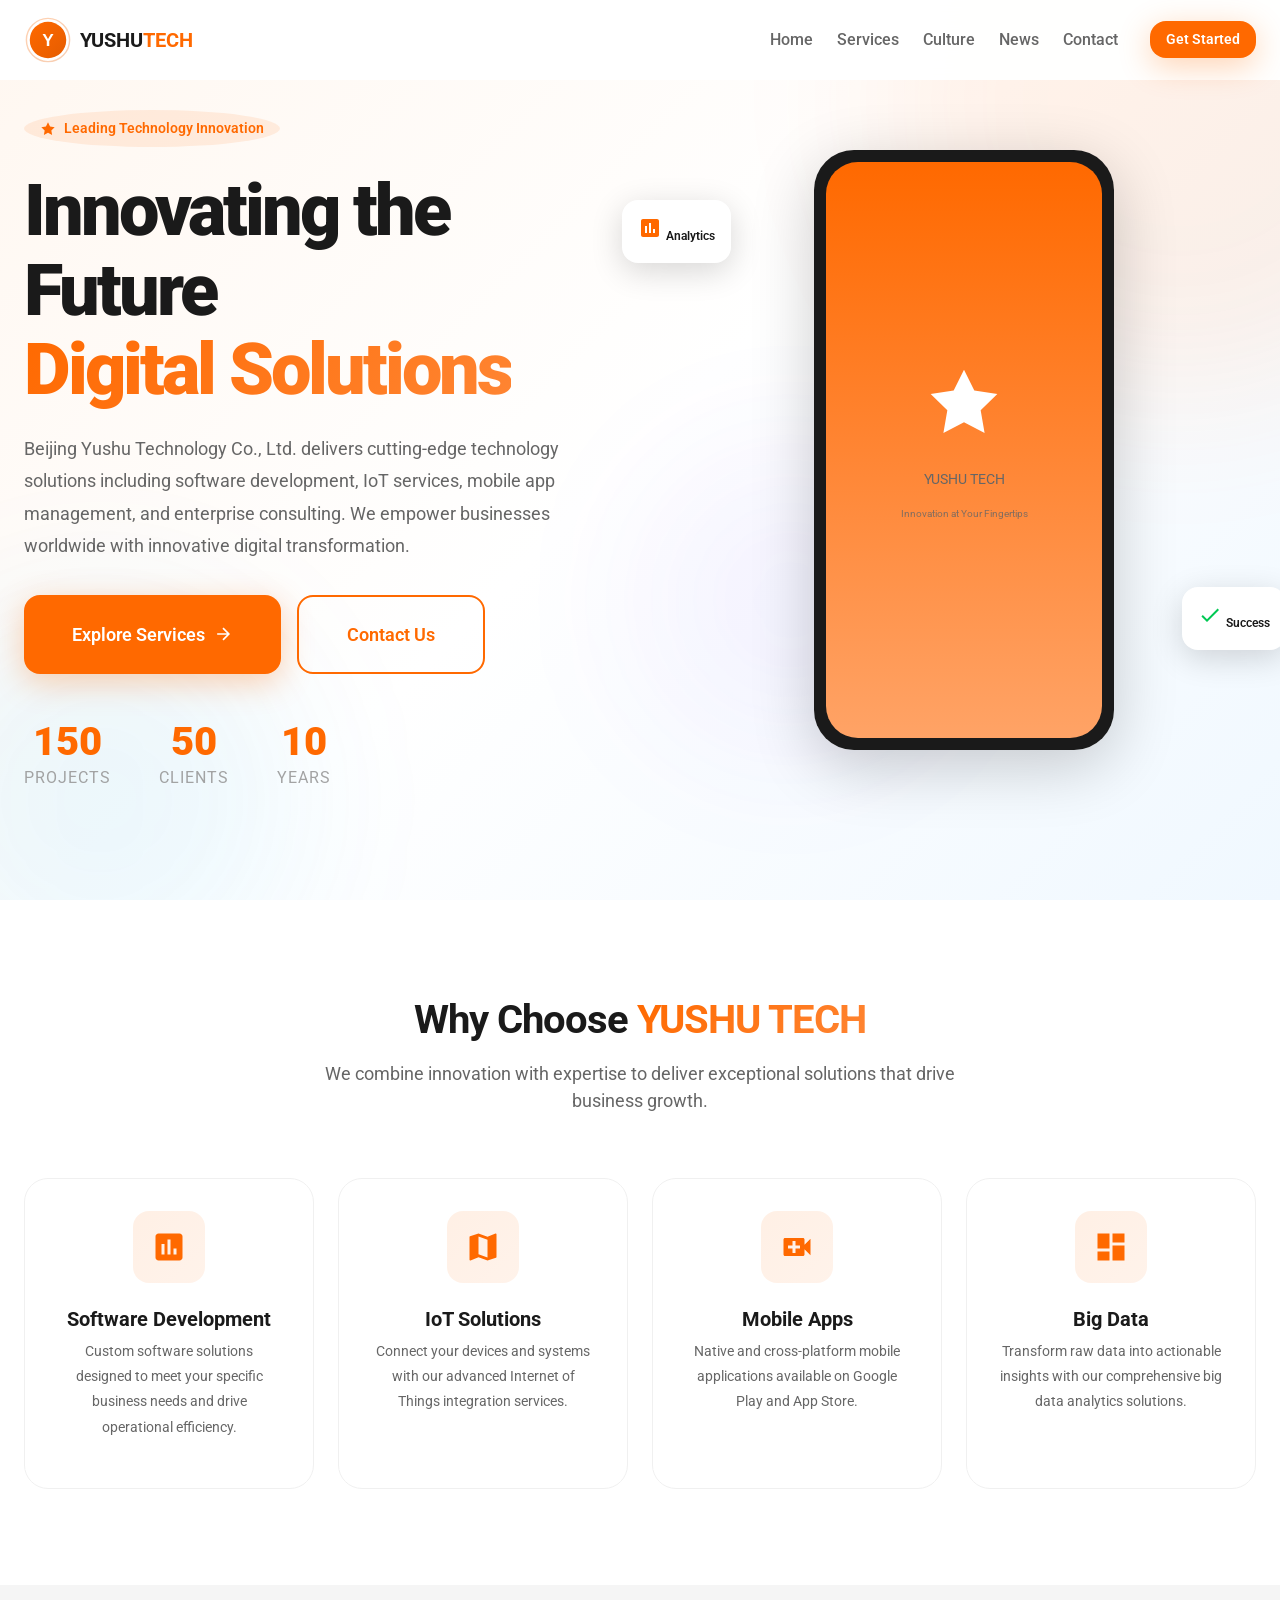
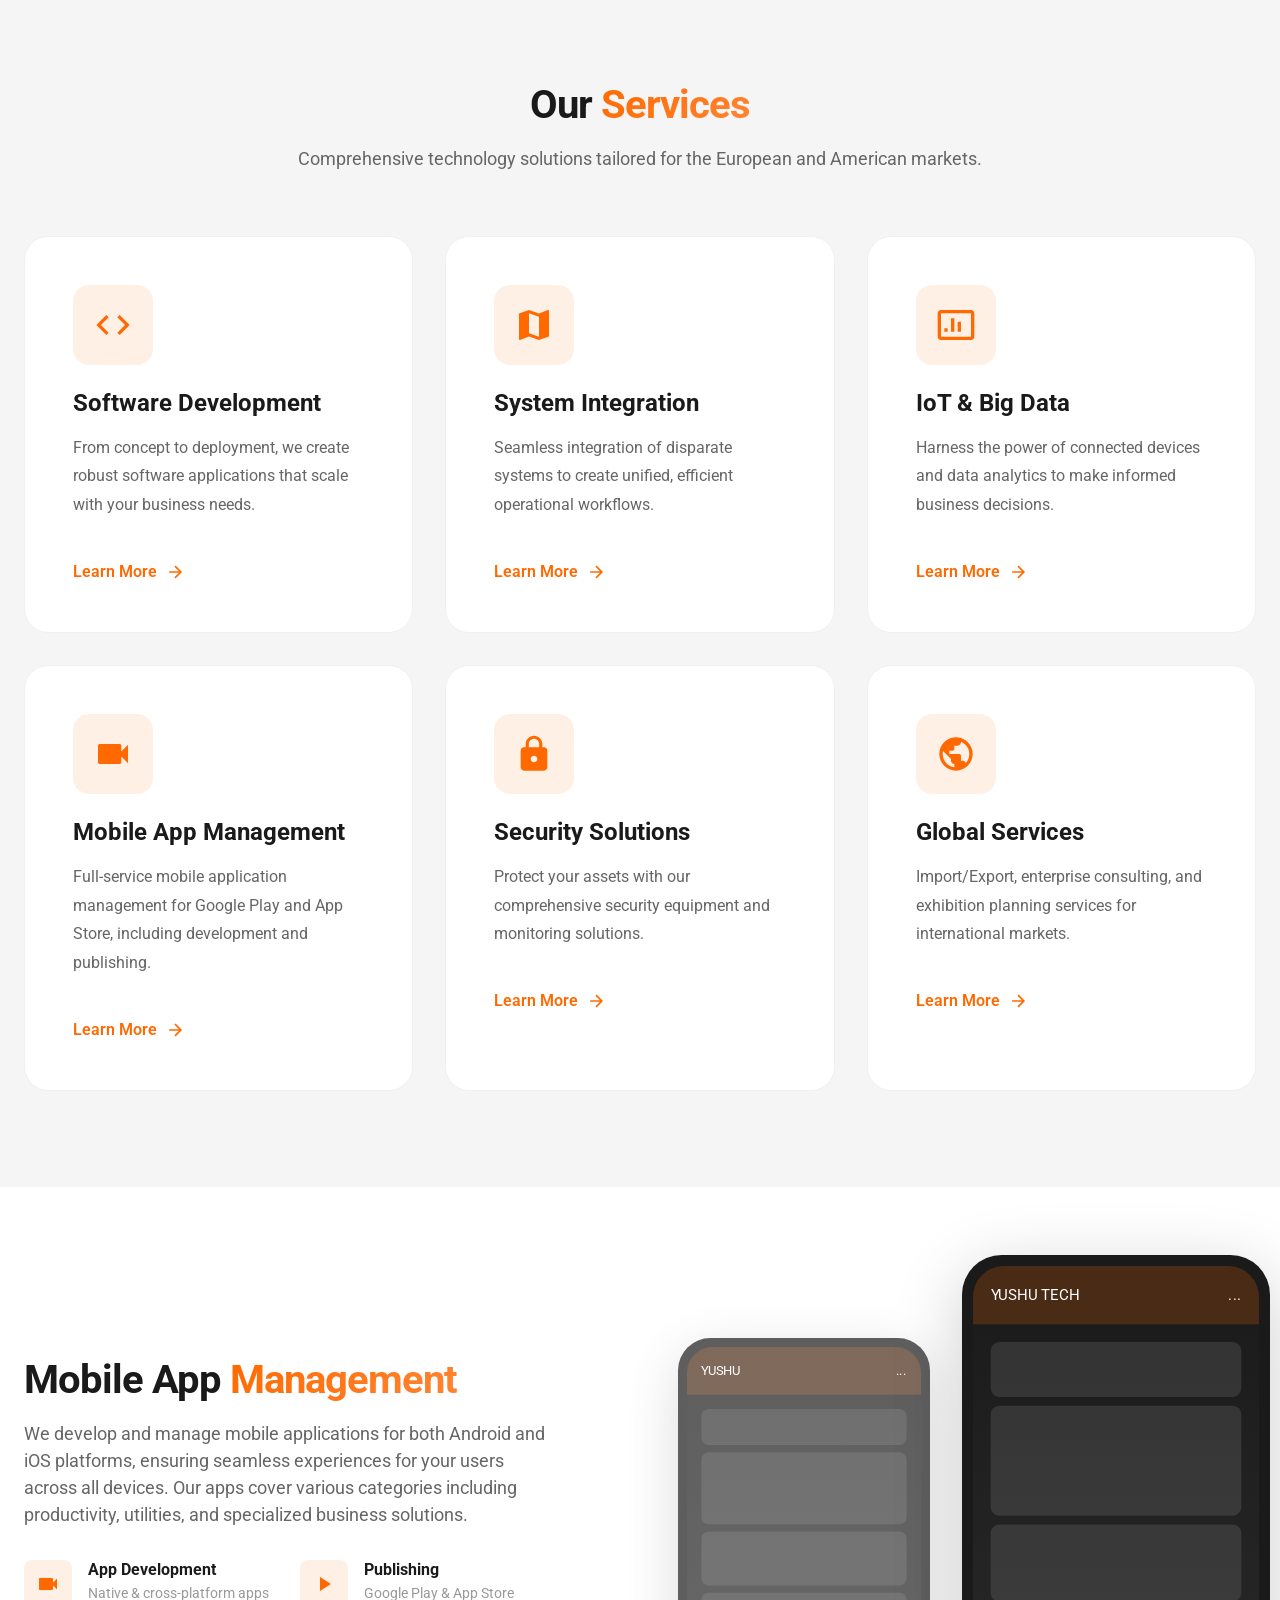
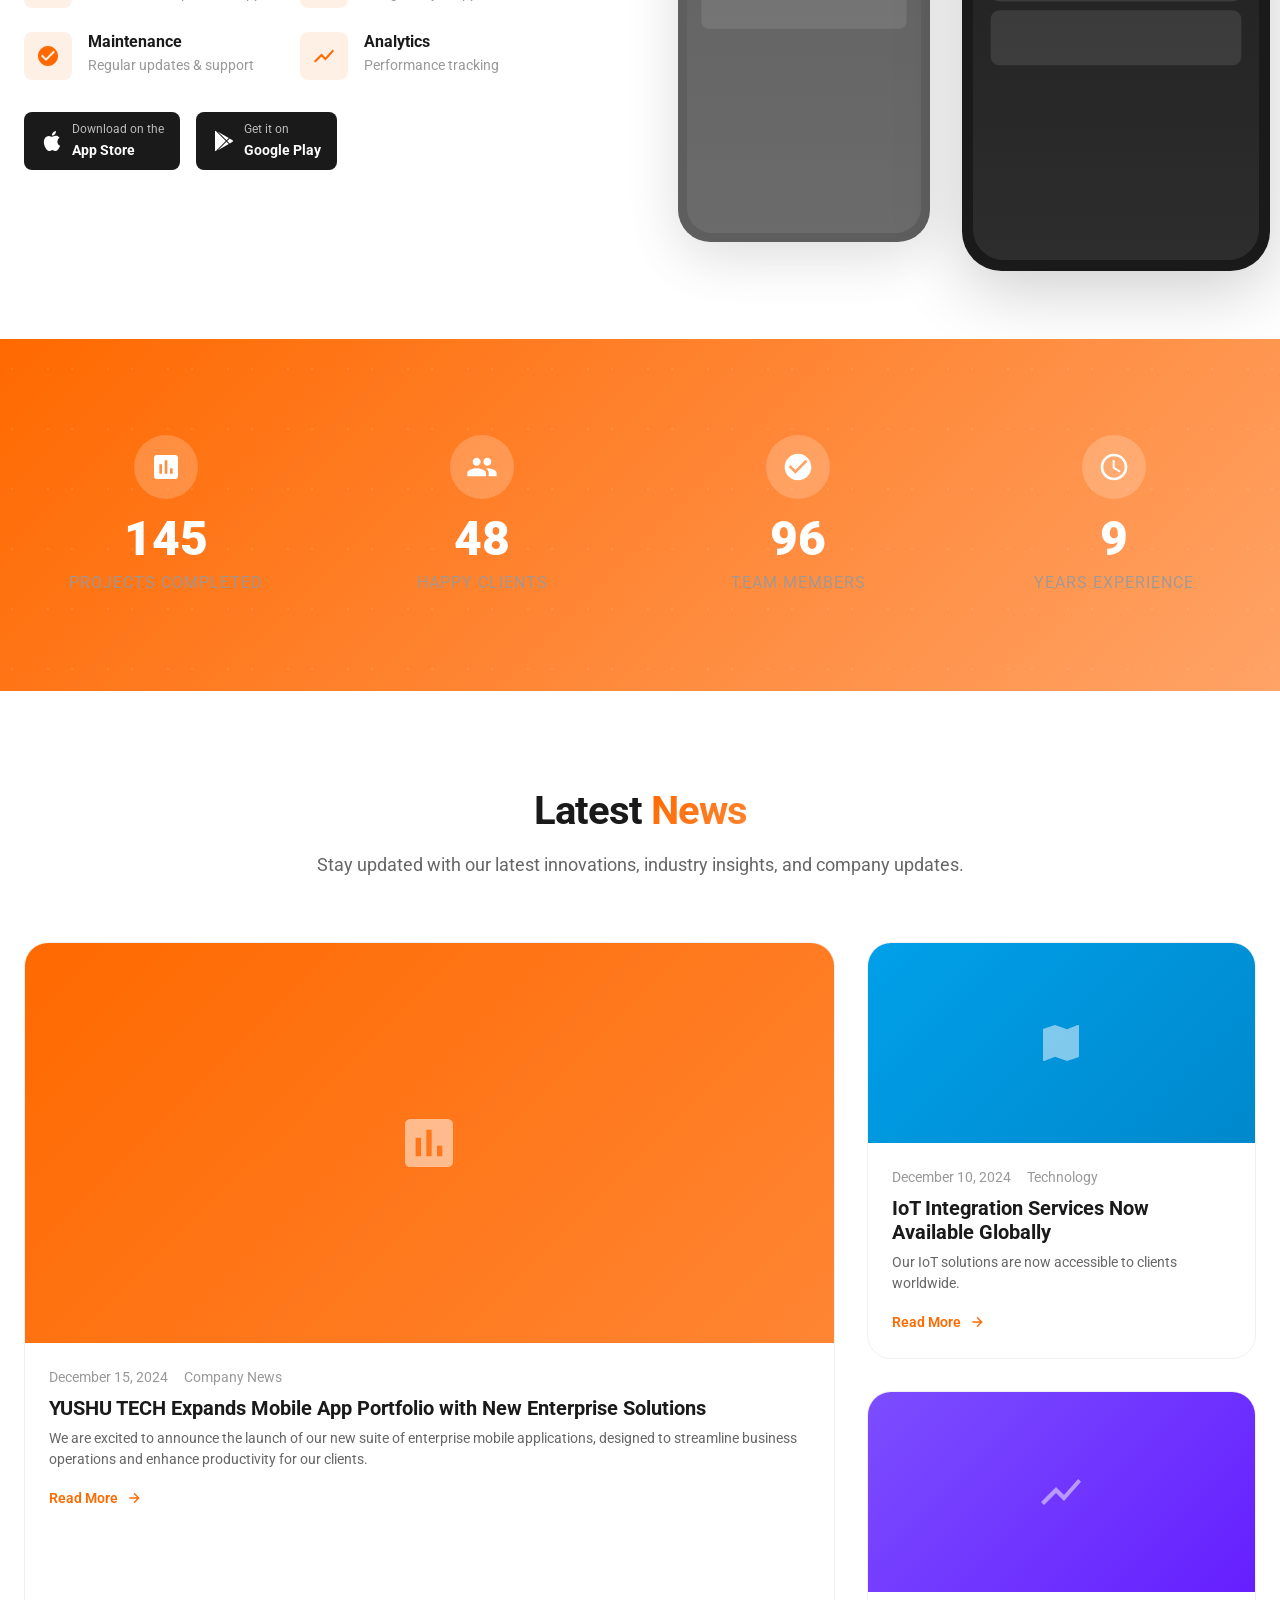
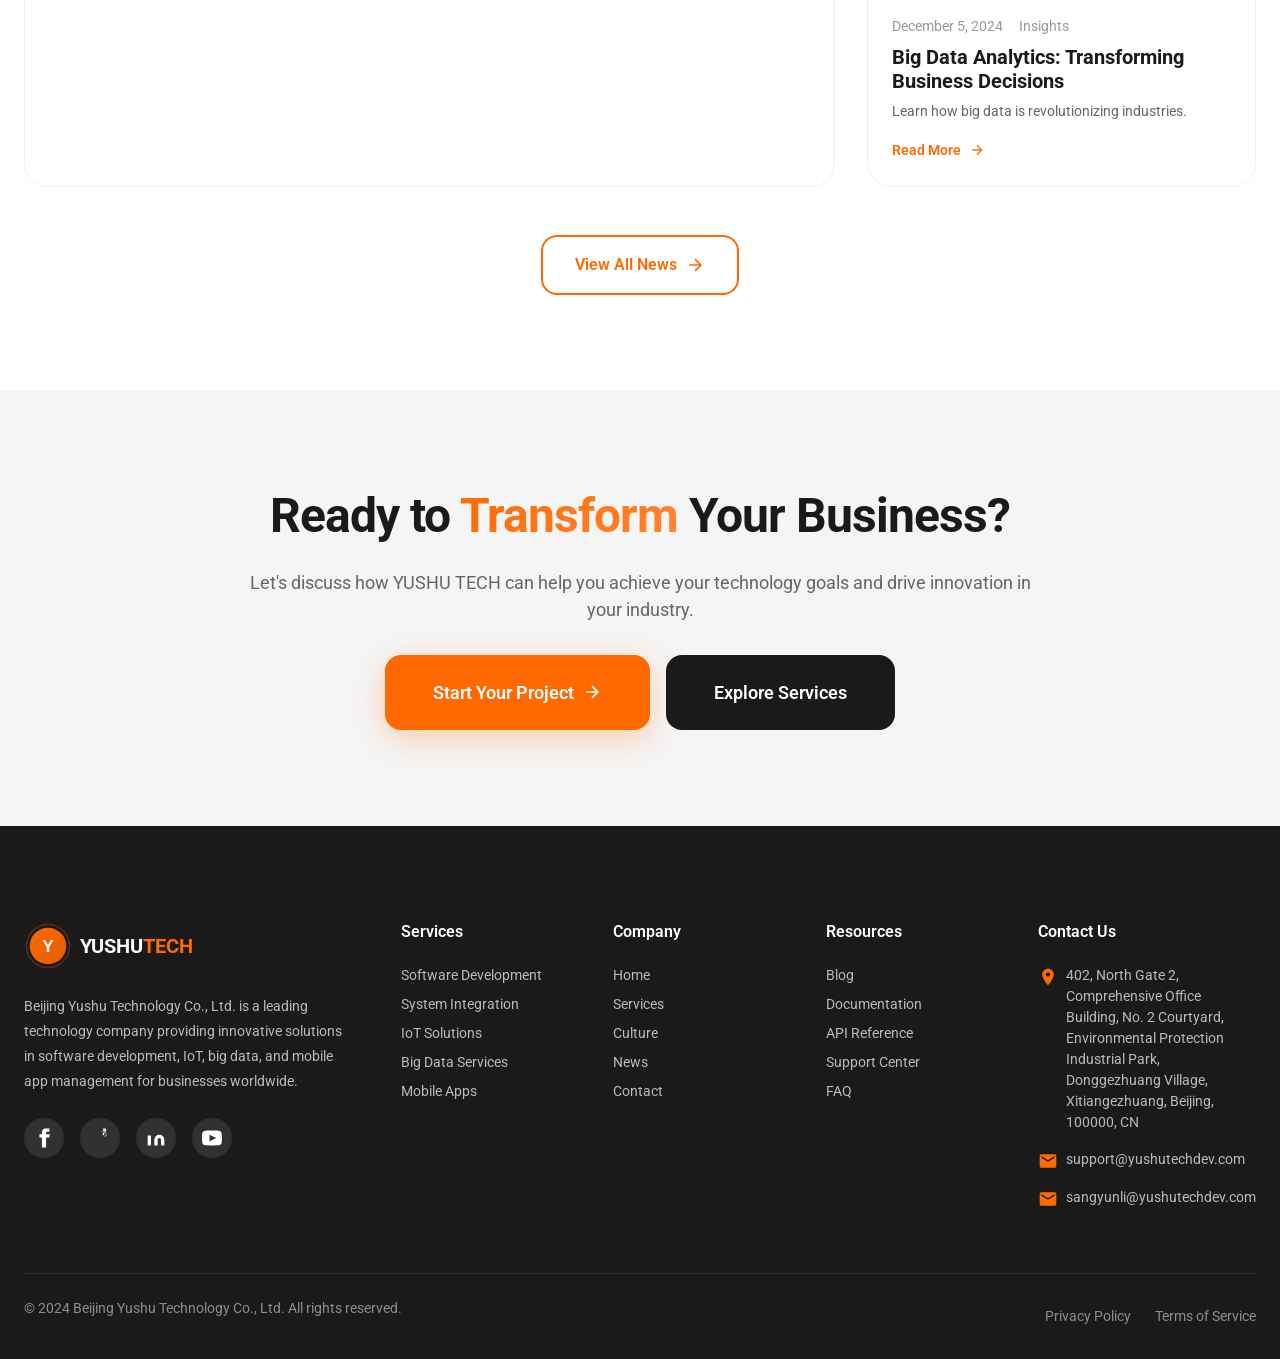
<file: index.html>
<!DOCTYPE html>
<html lang="en">
<head>
    <meta charset="UTF-8">
    <meta name="viewport" content="width=device-width, initial-scale=1.0">
    <meta http-equiv="X-UA-Compatible" content="IE=edge">
    
    <!-- SEO Meta Tags -->
    <title>Beijing Yushu Technology Co., Ltd. - Innovative Technology Solutions</title>
    <meta name="description" content="Beijing Yushu Technology Co., Ltd. provides cutting-edge technology solutions including software development, IoT services, mobile app management, and enterprise consulting for global markets.">
    <meta name="keywords" content="technology, software development, IoT, big data, mobile apps, system integration, Beijing Yushu Technology, enterprise solutions">
    <meta name="author" content="Beijing Yushu Technology Co., Ltd.">
    <meta name="robots" content="index, follow">
    <link rel="canonical" href="https://yushutechdev.com/">
    
    <!-- Open Graph / Facebook -->
    <meta property="og:type" content="website">
    <meta property="og:url" content="https://yushutechdev.com/">
    <meta property="og:title" content="Beijing Yushu Technology Co., Ltd. - Innovative Technology Solutions">
    <meta property="og:description" content="Leading technology company providing software development, IoT, mobile apps, and enterprise solutions.">
    <meta property="og:image" content="https://yushutechdev.com/images/og-image.png">
    
    <!-- Twitter -->
    <meta property="twitter:card" content="summary_large_image">
    <meta property="twitter:url" content="https://yushutechdev.com/">
    <meta property="twitter:title" content="Beijing Yushu Technology Co., Ltd. - Innovative Technology Solutions">
    <meta property="twitter:description" content="Leading technology company providing software development, IoT, mobile apps, and enterprise solutions.">
    <meta property="twitter:image" content="https://yushutechdev.com/images/og-image.png">
    
    <!-- Favicon -->
    <link rel="icon" type="image/svg+xml" href="data:image/svg+xml,%3Csvg xmlns='http://www.w3.org/2000/svg' viewBox='0 0 100 100'%3E%3Ccircle cx='50' cy='50' r='38' fill='%23FF6900'/%3E%3Ctext x='50' y='60' font-size='40' fill='white' text-anchor='middle' font-family='Arial'%3EY%3C/text%3E%3C/svg%3E">
    
    <!-- Google Fonts -->
    <link rel="preconnect" href="https://fonts.googleapis.com">
    <link rel="preconnect" href="https://fonts.gstatic.com" crossorigin>
    <link href="https://fonts.googleapis.com/css2?family=Roboto:wght@300;400;500;700;900&display=swap" rel="stylesheet">
    
    <!-- Stylesheets -->
    <link rel="stylesheet" href="css/main.css">
    <link rel="stylesheet" href="css/animations.css">
    
    <!-- Schema.org Structured Data -->
    <script type="application/ld+json">
    {
        "@context": "https://schema.org",
        "@type": "Organization",
        "name": "Beijing Yushu Technology Co., Ltd.",
        "url": "https://yushutechdev.com",
        "logo": "https://yushutechdev.com/images/logo.svg",
        "description": "Leading technology company providing software development, IoT, big data services, and mobile app solutions.",
        "address": {
            "@type": "PostalAddress",
            "streetAddress": "402, North Gate 2, Comprehensive Office Building, No. 2 Courtyard, Environmental Protection Industrial Park, Donggezhuang Village, Xitiangezhuang",
            "addressLocality": "Beijing",
            "postalCode": "100000",
            "addressCountry": "CN"
        },
        "contactPoint": {
            "@type": "ContactPoint",
            "email": "support@yushutechdev.com",
            "contactType": "customer service"
        }
    }
    </script>
</head>
<body>
    <!-- Scroll Progress Indicator -->
    <div class="scroll-progress"></div>
    
    <!-- Header -->
    <header class="header" role="banner">
        <div class="header-inner">
            <!-- Logo -->
            <a href="index.html" class="logo" aria-label="Beijing Yushu Technology - Home">
                <svg viewBox="0 0 100 100" width="48" height="48" aria-hidden="true">
                    <defs>
                        <linearGradient id="logoGrad" x1="0%" y1="0%" x2="100%" y2="100%">
                            <stop offset="0%" style="stop-color:#FF6900"/>
                            <stop offset="100%" style="stop-color:#E55C00"/>
                        </linearGradient>
                    </defs>
                    <circle cx="50" cy="50" r="45" fill="none" stroke="url(#logoGrad)" stroke-width="3" opacity="0.3"/>
                    <circle cx="50" cy="50" r="38" fill="url(#logoGrad)"/>
                    <text x="50" y="62" font-size="36" fill="white" text-anchor="middle" font-family="Arial" font-weight="bold">Y</text>
                </svg>
                <span class="logo-text">YUSHU<span>TECH</span></span>
            </a>
            
            <!-- Navigation -->
            <nav class="nav" role="navigation" aria-label="Main navigation">
                <ul class="nav-list">
                    <li class="nav-item-stagger"><a href="index.html" class="nav-link active">Home</a></li>
                    <li class="nav-item-stagger"><a href="services.html" class="nav-link">Services</a></li>
                    <li class="nav-item-stagger"><a href="culture.html" class="nav-link">Culture</a></li>
                    <li class="nav-item-stagger"><a href="news.html" class="nav-link">News</a></li>
                    <li class="nav-item-stagger"><a href="contact.html" class="nav-link">Contact</a></li>
                </ul>
                
                <div class="nav-cta">
                    <a href="contact.html" class="btn btn-primary btn-sm">Get Started</a>
                </div>
                
                <!-- Mobile Menu Toggle -->
                <button class="menu-toggle" aria-label="Toggle menu" aria-expanded="false">
                    <span></span>
                    <span></span>
                    <span></span>
                </button>
            </nav>
        </div>
    </header>
    
    <!-- Hero Section -->
    <section class="hero" id="home">
        <div class="hero-bg-shapes">
            <div class="hero-shape hero-shape-1"></div>
            <div class="hero-shape hero-shape-2"></div>
            <div class="hero-shape hero-shape-3"></div>
        </div>
        
        <div class="container">
            <div class="hero-content">
                <div class="hero-text">
                    <div class="hero-badge animate-fadeIn">
                        <svg viewBox="0 0 24 24" width="16" height="16" fill="currentColor">
                            <path d="M12 2L15.09 8.26L22 9.27L17 14.14L18.18 21.02L12 17.77L5.82 21.02L7 14.14L2 9.27L8.91 8.26L12 2Z"/>
                        </svg>
                        Leading Technology Innovation
                    </div>
                    
                    <h1 class="hero-title animate-fadeInUp">
                        Innovating the Future<br>
                        <span class="highlight">Digital Solutions</span>
                    </h1>
                    
                    <p class="hero-description animate-fadeInUp delay-200">
                        Beijing Yushu Technology Co., Ltd. delivers cutting-edge technology solutions 
                        including software development, IoT services, mobile app management, and enterprise 
                        consulting. We empower businesses worldwide with innovative digital transformation.
                    </p>
                    
                    <div class="hero-buttons animate-fadeInUp delay-400">
                        <a href="services.html" class="btn btn-primary btn-lg">
                            Explore Services
                            <svg class="btn-icon-right" viewBox="0 0 24 24" width="20" height="20" fill="none" stroke="currentColor" stroke-width="2">
                                <path d="M5 12h14M12 5l7 7-7 7"/>
                            </svg>
                        </a>
                        <a href="contact.html" class="btn btn-secondary btn-lg">Contact Us</a>
                    </div>
                    
                    <div class="hero-stats animate-fadeInUp delay-600">
                        <div class="stat-item">
                            <div class="stat-number counter" data-target="150">0</div>
                            <div class="stat-label">Projects</div>
                        </div>
                        <div class="stat-item">
                            <div class="stat-number counter" data-target="50">0</div>
                            <div class="stat-label">Clients</div>
                        </div>
                        <div class="stat-item">
                            <div class="stat-number counter" data-target="10">0</div>
                            <div class="stat-label">Years</div>
                        </div>
                    </div>
                </div>
                
                <div class="hero-visual animate-fadeInRight delay-400">
                    <div class="hero-phone-mockup">
                        <div class="hero-phone-frame">
                            <div class="hero-phone-screen">
                                <svg viewBox="0 0 24 24" fill="currentColor">
                                    <path d="M12 2L15.09 8.26L22 9.27L17 14.14L18.18 21.02L12 17.77L5.82 21.02L7 14.14L2 9.27L8.91 8.26L12 2Z"/>
                                </svg>
                                <p style="font-size: 14px; margin-top: 10px;">YUSHU TECH</p>
                                <p style="font-size: 10px; opacity: 0.8;">Innovation at Your Fingertips</p>
                            </div>
                        </div>
                        
                        <!-- Floating Cards -->
                        <div class="hero-floating-card hero-card-1">
                            <svg viewBox="0 0 24 24" width="24" height="24" fill="#FF6900">
                                <path d="M19 3H5C3.9 3 3 3.9 3 5V19C3 20.1 3.9 21 5 21H19C20.1 21 21 20.1 21 19V5C21 3.9 20.1 3 19 3ZM9 17H7V10H9V17ZM13 17H11V7H13V17ZM17 17H15V13H17V17Z"/>
                            </svg>
                            <span style="font-size: 12px; font-weight: 600;">Analytics</span>
                        </div>
                        
                        <div class="hero-floating-card hero-card-2">
                            <svg viewBox="0 0 24 24" width="24" height="24" fill="#00C853">
                                <path d="M9 16.17L4.83 12l-1.42 1.41L9 19 21 7l-1.41-1.41L9 16.17z"/>
                            </svg>
                            <span style="font-size: 12px; font-weight: 600;">Success</span>
                        </div>
                    </div>
                </div>
            </div>
        </div>
    </section>
    
    <!-- Features Section -->
    <section class="section" id="features">
        <div class="container">
            <div class="section-header reveal">
                <h2 class="section-title">Why Choose <span class="text-gradient">YUSHU TECH</span></h2>
                <p class="section-subtitle">
                    We combine innovation with expertise to deliver exceptional solutions that drive business growth.
                </p>
            </div>
            
            <div class="features-grid stagger-container">
                <div class="feature-card reveal stagger-item">
                    <div class="feature-icon">
                        <svg viewBox="0 0 24 24" fill="currentColor">
                            <path d="M19 3H5C3.9 3 3 3.9 3 5V19C3 20.1 3.9 21 5 21H19C20.1 21 21 20.1 21 19V5C21 3.9 20.1 3 19 3ZM9 17H7V10H9V17ZM13 17H11V7H13V17ZM17 17H15V13H17V17Z"/>
                        </svg>
                    </div>
                    <h3 class="feature-title">Software Development</h3>
                    <p class="feature-description">
                        Custom software solutions designed to meet your specific business needs and drive operational efficiency.
                    </p>
                </div>
                
                <div class="feature-card reveal stagger-item">
                    <div class="feature-icon">
                        <svg viewBox="0 0 24 24" fill="currentColor">
                            <path d="M20.5 3l-.16.03L15 5.1 9 3 3.36 4.9c-.21.07-.36.25-.36.48V20.5c0 .28.22.5.5.5l.16-.03L9 18.9l6 2.1 5.64-1.9c.21-.07.36-.25.36-.48V3.5c0-.28-.22-.5-.5-.5zM15 19l-6-2.11V5l6 2.11V19Z"/>
                        </svg>
                    </div>
                    <h3 class="feature-title">IoT Solutions</h3>
                    <p class="feature-description">
                        Connect your devices and systems with our advanced Internet of Things integration services.
                    </p>
                </div>
                
                <div class="feature-card reveal stagger-item">
                    <div class="feature-icon">
                        <svg viewBox="0 0 24 24" fill="currentColor">
                            <path d="M17 10.5V7c0-.55-.45-1-1-1H4c-.55 0-1 .45-1 1v10c0 .55.45 1 1 1h12c.55 0 1-.45 1-1v-3.5l4 4v-11l-4 4zM14 13h-3v3H9v-3H6v-2h3V8h2v3h3v2z"/>
                        </svg>
                    </div>
                    <h3 class="feature-title">Mobile Apps</h3>
                    <p class="feature-description">
                        Native and cross-platform mobile applications available on Google Play and App Store.
                    </p>
                </div>
                
                <div class="feature-card reveal stagger-item">
                    <div class="feature-icon">
                        <svg viewBox="0 0 24 24" fill="currentColor">
                            <path d="M3 13h8V3H3v10zm0 8h8v-6H3v6zm10 0h8V11h-8v10zm0-18v6h8V3h-8z"/>
                        </svg>
                    </div>
                    <h3 class="feature-title">Big Data</h3>
                    <p class="feature-description">
                        Transform raw data into actionable insights with our comprehensive big data analytics solutions.
                    </p>
                </div>
            </div>
        </div>
    </section>
    
    <!-- Services Overview Section -->
    <section class="section section-gray" id="services-overview">
        <div class="container">
            <div class="section-header reveal">
                <h2 class="section-title">Our <span class="text-gradient">Services</span></h2>
                <p class="section-subtitle">
                    Comprehensive technology solutions tailored for the European and American markets.
                </p>
            </div>
            
            <div class="services-grid">
                <div class="service-card reveal">
                    <div class="service-content">
                        <div class="service-icon">
                            <svg viewBox="0 0 24 24" fill="currentColor">
                                <path d="M9.4 16.6L4.8 12l4.6-4.6L8 6l-6 6 6 6 1.4-1.4zm5.2 0l4.6-4.6-4.6-4.6L16 6l6 6-6 6-1.4-1.4z"/>
                            </svg>
                        </div>
                        <h3 class="service-title">Software Development</h3>
                        <p class="service-description">
                            From concept to deployment, we create robust software applications that scale with your business needs.
                        </p>
                        <a href="services.html" class="service-link">
                            Learn More
                            <svg viewBox="0 0 24 24" fill="none" stroke="currentColor" stroke-width="2">
                                <path d="M5 12h14M12 5l7 7-7 7"/>
                            </svg>
                        </a>
                    </div>
                </div>
                
                <div class="service-card reveal">
                    <div class="service-content">
                        <div class="service-icon">
                            <svg viewBox="0 0 24 24" fill="currentColor">
                                <path d="M20.5 3l-.16.03L15 5.1 9 3 3.36 4.9c-.21.07-.36.25-.36.48V20.5c0 .28.22.5.5.5l.16-.03L9 18.9l6 2.1 5.64-1.9c.21-.07.36-.25.36-.48V3.5c0-.28-.22-.5-.5-.5zM15 19l-6-2.11V5l6 2.11V19Z"/>
                            </svg>
                        </div>
                        <h3 class="service-title">System Integration</h3>
                        <p class="service-description">
                            Seamless integration of disparate systems to create unified, efficient operational workflows.
                        </p>
                        <a href="services.html" class="service-link">
                            Learn More
                            <svg viewBox="0 0 24 24" fill="none" stroke="currentColor" stroke-width="2">
                                <path d="M5 12h14M12 5l7 7-7 7"/>
                            </svg>
                        </a>
                    </div>
                </div>
                
                <div class="service-card reveal">
                    <div class="service-content">
                        <div class="service-icon">
                            <svg viewBox="0 0 24 24" fill="currentColor">
                                <path d="M21 3H3c-1.1 0-2 .9-2 2v14c0 1.1.9 2 2 2h18c1.1 0 2-.9 2-2V5c0-1.1-.9-2-2-2zm0 16H3V5h18v14zM9 8h2v8H9zm4 2h2v6h-2zm-8 4h2v2H5z"/>
                            </svg>
                        </div>
                        <h3 class="service-title">IoT & Big Data</h3>
                        <p class="service-description">
                            Harness the power of connected devices and data analytics to make informed business decisions.
                        </p>
                        <a href="services.html" class="service-link">
                            Learn More
                            <svg viewBox="0 0 24 24" fill="none" stroke="currentColor" stroke-width="2">
                                <path d="M5 12h14M12 5l7 7-7 7"/>
                            </svg>
                        </a>
                    </div>
                </div>
                
                <div class="service-card reveal">
                    <div class="service-content">
                        <div class="service-icon">
                            <svg viewBox="0 0 24 24" fill="currentColor">
                                <path d="M17 10.5V7c0-.55-.45-1-1-1H4c-.55 0-1 .45-1 1v10c0 .55.45 1 1 1h12c.55 0 1-.45 1-1v-3.5l4 4v-11l-4 4z"/>
                            </svg>
                        </div>
                        <h3 class="service-title">Mobile App Management</h3>
                        <p class="service-description">
                            Full-service mobile application management for Google Play and App Store, including development and publishing.
                        </p>
                        <a href="services.html" class="service-link">
                            Learn More
                            <svg viewBox="0 0 24 24" fill="none" stroke="currentColor" stroke-width="2">
                                <path d="M5 12h14M12 5l7 7-7 7"/>
                            </svg>
                        </a>
                    </div>
                </div>
                
                <div class="service-card reveal">
                    <div class="service-content">
                        <div class="service-icon">
                            <svg viewBox="0 0 24 24" fill="currentColor">
                                <path d="M18 8h-1V6c0-2.76-2.24-5-5-5S7 3.24 7 6v2H6c-1.1 0-2 .9-2 2v10c0 1.1.9 2 2 2h12c1.1 0 2-.9 2-2V10c0-1.1-.9-2-2-2zm-6 9c-1.1 0-2-.9-2-2s.9-2 2-2 2 .9 2 2-.9 2-2 2zm3.1-9H8.9V6c0-1.71 1.39-3.1 3.1-3.1 1.71 0 3.1 1.39 3.1 3.1v2z"/>
                            </svg>
                        </div>
                        <h3 class="service-title">Security Solutions</h3>
                        <p class="service-description">
                            Protect your assets with our comprehensive security equipment and monitoring solutions.
                        </p>
                        <a href="services.html" class="service-link">
                            Learn More
                            <svg viewBox="0 0 24 24" fill="none" stroke="currentColor" stroke-width="2">
                                <path d="M5 12h14M12 5l7 7-7 7"/>
                            </svg>
                        </a>
                    </div>
                </div>
                
                <div class="service-card reveal">
                    <div class="service-content">
                        <div class="service-icon">
                            <svg viewBox="0 0 24 24" fill="currentColor">
                                <path d="M12 2C6.48 2 2 6.48 2 12s4.48 10 10 10 10-4.48 10-10S17.52 2 12 2zm-1 17.93c-3.95-.49-7-3.85-7-7.93 0-.62.08-1.21.21-1.79L9 15v1c0 1.1.9 2 2 2v1.93zm6.9-2.54c-.26-.81-1-1.39-1.9-1.39h-1v-3c0-.55-.45-1-1-1H8v-2h2c.55 0 1-.45 1-1V7h2c1.1 0 2-.9 2-2v-.41c2.93 1.19 5 4.06 5 7.41 0 2.08-.8 3.97-2.1 5.39z"/>
                            </svg>
                        </div>
                        <h3 class="service-title">Global Services</h3>
                        <p class="service-description">
                            Import/Export, enterprise consulting, and exhibition planning services for international markets.
                        </p>
                        <a href="services.html" class="service-link">
                            Learn More
                            <svg viewBox="0 0 24 24" fill="none" stroke="currentColor" stroke-width="2">
                                <path d="M5 12h14M12 5l7 7-7 7"/>
                            </svg>
                        </a>
                    </div>
                </div>
            </div>
        </div>
    </section>
    
    <!-- Mobile App Showcase Section -->
    <section class="section" id="mobile-apps">
        <div class="container">
            <div class="app-showcase">
                <div class="app-content reveal-left">
                    <h2 class="section-title" style="text-align: left;">
                        Mobile App <span class="text-gradient">Management</span>
                    </h2>
                    <p class="section-subtitle" style="text-align: left;">
                        We develop and manage mobile applications for both Android and iOS platforms, 
                        ensuring seamless experiences for your users across all devices. Our apps cover 
                        various categories including productivity, utilities, and specialized business solutions.
                    </p>
                    
                    <div class="app-features">
                        <div class="app-feature">
                            <div class="app-feature-icon">
                                <svg viewBox="0 0 24 24" fill="currentColor">
                                    <path d="M17 10.5V7c0-.55-.45-1-1-1H4c-.55 0-1 .45-1 1v10c0 .55.45 1 1 1h12c.55 0 1-.45 1-1v-3.5l4 4v-11l-4 4z"/>
                                </svg>
                            </div>
                            <div class="app-feature-text">
                                <h4>App Development</h4>
                                <p>Native & cross-platform apps</p>
                            </div>
                        </div>
                        
                        <div class="app-feature">
                            <div class="app-feature-icon">
                                <svg viewBox="0 0 24 24" fill="currentColor">
                                    <path d="M8 5v14l11-7z"/>
                                </svg>
                            </div>
                            <div class="app-feature-text">
                                <h4>Publishing</h4>
                                <p>Google Play & App Store</p>
                            </div>
                        </div>
                        
                        <div class="app-feature">
                            <div class="app-feature-icon">
                                <svg viewBox="0 0 24 24" fill="currentColor">
                                    <path d="M12 2C6.48 2 2 6.48 2 12s4.48 10 10 10 10-4.48 10-10S17.52 2 12 2zm-2 15l-5-5 1.41-1.41L10 14.17l7.59-7.59L19 8l-9 9z"/>
                                </svg>
                            </div>
                            <div class="app-feature-text">
                                <h4>Maintenance</h4>
                                <p>Regular updates & support</p>
                            </div>
                        </div>
                        
                        <div class="app-feature">
                            <div class="app-feature-icon">
                                <svg viewBox="0 0 24 24" fill="currentColor">
                                    <path d="M3.5 18.49l6-6.01 4 4L22 6.92l-1.41-1.41-7.09 7.97-4-4L2 16.99z"/>
                                </svg>
                            </div>
                            <div class="app-feature-text">
                                <h4>Analytics</h4>
                                <p>Performance tracking</p>
                            </div>
                        </div>
                    </div>
                    
                    <div class="app-store-badges">
                        <a href="#" class="store-badge">
                            <svg viewBox="0 0 24 24" fill="currentColor">
                                <path d="M18.71 19.5c-.83 1.24-1.71 2.45-3.05 2.47-1.34.03-1.77-.79-3.29-.79-1.53 0-2 .77-3.27.82-1.31.05-2.3-1.32-3.14-2.53C4.25 17 2.94 12.45 4.7 9.39c.87-1.52 2.43-2.48 4.12-2.51 1.28-.02 2.5.87 3.29.87.78 0 2.26-1.07 3.81-.91.65.03 2.47.26 3.64 1.98-.09.06-2.17 1.28-2.15 3.81.03 3.02 2.65 4.03 2.68 4.04-.03.07-.42 1.44-1.38 2.83M13 3.5c.73-.83 1.94-1.46 2.94-1.5.13 1.17-.34 2.35-1.04 3.19-.69.85-1.83 1.51-2.95 1.42-.15-1.15.41-2.35 1.05-3.11z"/>
                            </svg>
                            <div class="store-badge-text">
                                <span>Download on the</span>
                                <strong>App Store</strong>
                            </div>
                        </a>
                        
                        <a href="#" class="store-badge">
                            <svg viewBox="0 0 24 24" fill="currentColor">
                                <path d="M3.609 1.814L13.792 12 3.61 22.186a.996.996 0 0 1-.61-.92V2.734a1 1 0 0 1 .609-.92zm10.89 10.893l2.302 2.302-10.937 6.333 8.635-8.635zm3.199-3.198l2.807 1.626a1 1 0 0 1 0 1.73l-2.808 1.626L15.206 12l2.492-2.491zM5.864 2.658L16.8 8.99l-2.302 2.302-8.634-8.634z"/>
                            </svg>
                            <div class="store-badge-text">
                                <span>Get it on</span>
                                <strong>Google Play</strong>
                            </div>
                        </a>
                    </div>
                </div>
                
                <div class="app-visual reveal-right">
                    <div class="app-devices">
                        <div class="app-phone app-phone-secondary">
                            <div class="app-phone-screen">
                                <div class="app-screen-header">
                                    <span>YUSHU</span>
                                    <span>...</span>
                                </div>
                                <div class="app-screen-content">
                                    <div class="app-screen-card" style="height: 40px;"></div>
                                    <div class="app-screen-card" style="height: 80px;"></div>
                                    <div class="app-screen-card" style="height: 60px;"></div>
                                    <div class="app-screen-card" style="height: 40px;"></div>
                                </div>
                            </div>
                        </div>
                        
                        <div class="app-phone app-phone-main">
                            <div class="app-phone-screen">
                                <div class="app-screen-header">
                                    <span>YUSHU TECH</span>
                                    <span>...</span>
                                </div>
                                <div class="app-screen-content">
                                    <div class="app-screen-card" style="height: 50px;"></div>
                                    <div class="app-screen-card" style="height: 100px;"></div>
                                    <div class="app-screen-card" style="height: 70px;"></div>
                                    <div class="app-screen-card" style="height: 50px;"></div>
                                </div>
                            </div>
                        </div>
                    </div>
                </div>
            </div>
        </div>
    </section>
    
    <!-- Stats Section -->
    <section class="stats-section">
        <div class="stats-bg-pattern"></div>
        <div class="container">
            <div class="stats-grid">
                <div class="stat-card reveal">
                    <div class="stat-icon">
                        <svg viewBox="0 0 24 24" fill="currentColor">
                            <path d="M19 3H5C3.9 3 3 3.9 3 5V19C3 20.1 3.9 21 5 21H19C20.1 21 21 20.1 21 19V5C21 3.9 20.1 3 19 3ZM9 17H7V10H9V17ZM13 17H11V7H13V17ZM17 17H15V13H17V17Z"/>
                        </svg>
                    </div>
                    <div class="stat-value counter" data-target="150">0</div>
                    <div class="stat-label">Projects Completed</div>
                </div>
                
                <div class="stat-card reveal">
                    <div class="stat-icon">
                        <svg viewBox="0 0 24 24" fill="currentColor">
                            <path d="M16 11c1.66 0 2.99-1.34 2.99-3S17.66 5 16 5c-1.66 0-3 1.34-3 3s1.34 3 3 3zm-8 0c1.66 0 2.99-1.34 2.99-3S9.66 5 8 5C6.34 5 5 6.34 5 8s1.34 3 3 3zm0 2c-2.33 0-7 1.17-7 3.5V19h14v-2.5c0-2.33-4.67-3.5-7-3.5zm8 0c-.29 0-.62.02-.97.05 1.16.84 1.97 1.97 1.97 3.45V19h6v-2.5c0-2.33-4.67-3.5-7-3.5z"/>
                        </svg>
                    </div>
                    <div class="stat-value counter" data-target="50">0</div>
                    <div class="stat-label">Happy Clients</div>
                </div>
                
                <div class="stat-card reveal">
                    <div class="stat-icon">
                        <svg viewBox="0 0 24 24" fill="currentColor">
                            <path d="M12 2C6.48 2 2 6.48 2 12s4.48 10 10 10 10-4.48 10-10S17.52 2 12 2zm-2 15l-5-5 1.41-1.41L10 14.17l7.59-7.59L19 8l-9 9z"/>
                        </svg>
                    </div>
                    <div class="stat-value counter" data-target="100">0</div>
                    <div class="stat-label">Team Members</div>
                </div>
                
                <div class="stat-card reveal">
                    <div class="stat-icon">
                        <svg viewBox="0 0 24 24" fill="currentColor">
                            <path d="M11.99 2C6.47 2 2 6.48 2 12s4.47 10 9.99 10C17.52 22 22 17.52 22 12S17.52 2 11.99 2zM12 20c-4.42 0-8-3.58-8-8s3.58-8 8-8 8 3.58 8 8-3.58 8-8 8zm.5-13H11v6l5.25 3.15.75-1.23-4.5-2.67z"/>
                        </svg>
                    </div>
                    <div class="stat-value counter" data-target="10">0</div>
                    <div class="stat-label">Years Experience</div>
                </div>
            </div>
        </div>
    </section>
    
    <!-- Latest News Section -->
    <section class="section" id="news-preview">
        <div class="container">
            <div class="section-header reveal">
                <h2 class="section-title">Latest <span class="text-gradient">News</span></h2>
                <p class="section-subtitle">
                    Stay updated with our latest innovations, industry insights, and company updates.
                </p>
            </div>
            
            <div class="news-grid">
                <article class="card news-featured reveal">
                    <div class="card-image" style="background: linear-gradient(135deg, #FF6900 0%, #FF8533 100%); display: flex; align-items: center; justify-content: center;">
                        <svg viewBox="0 0 24 24" width="64" height="64" fill="white" opacity="0.5">
                            <path d="M19 3H5C3.9 3 3 3.9 3 5V19C3 20.1 3.9 21 5 21H19C20.1 21 21 20.1 21 19V5C21 3.9 20.1 3 19 3ZM9 17H7V10H9V17ZM13 17H11V7H13V17ZM17 17H15V13H17V17Z"/>
                        </svg>
                    </div>
                    <div class="card-content">
                        <div class="card-meta">
                            <span>December 15, 2024</span>
                            <span>Company News</span>
                        </div>
                        <h3 class="card-title">YUSHU TECH Expands Mobile App Portfolio with New Enterprise Solutions</h3>
                        <p class="card-description">
                            We are excited to announce the launch of our new suite of enterprise mobile applications, 
                            designed to streamline business operations and enhance productivity for our clients.
                        </p>
                        <a href="news.html" class="card-link">
                            Read More
                            <svg viewBox="0 0 24 24" fill="none" stroke="currentColor" stroke-width="2">
                                <path d="M5 12h14M12 5l7 7-7 7"/>
                            </svg>
                        </a>
                    </div>
                </article>
                
                <article class="card reveal">
                    <div class="card-image" style="background: linear-gradient(135deg, #00A0E9 0%, #0088CC 100%); display: flex; align-items: center; justify-content: center;">
                        <svg viewBox="0 0 24 24" width="48" height="48" fill="white" opacity="0.5">
                            <path d="M20.5 3l-.16.03L15 5.1 9 3 3.36 4.9c-.21.07-.36.25-.36.48V20.5c0 .28.22.5.5.5l.16-.03L9 18.9l6 2.1 5.64-1.9c.21-.07.36-.25.36-.48V3.5c0-.28-.22-.5-.5-.5z"/>
                        </svg>
                    </div>
                    <div class="card-content">
                        <div class="card-meta">
                            <span>December 10, 2024</span>
                            <span>Technology</span>
                        </div>
                        <h3 class="card-title">IoT Integration Services Now Available Globally</h3>
                        <p class="card-description">
                            Our IoT solutions are now accessible to clients worldwide.
                        </p>
                        <a href="news.html" class="card-link">
                            Read More
                            <svg viewBox="0 0 24 24" fill="none" stroke="currentColor" stroke-width="2">
                                <path d="M5 12h14M12 5l7 7-7 7"/>
                            </svg>
                        </a>
                    </div>
                </article>
                
                <article class="card reveal">
                    <div class="card-image" style="background: linear-gradient(135deg, #7C4DFF 0%, #651FFF 100%); display: flex; align-items: center; justify-content: center;">
                        <svg viewBox="0 0 24 24" width="48" height="48" fill="white" opacity="0.5">
                            <path d="M3.5 18.49l6-6.01 4 4L22 6.92l-1.41-1.41-7.09 7.97-4-4L2 16.99z"/>
                        </svg>
                    </div>
                    <div class="card-content">
                        <div class="card-meta">
                            <span>December 5, 2024</span>
                            <span>Insights</span>
                        </div>
                        <h3 class="card-title">Big Data Analytics: Transforming Business Decisions</h3>
                        <p class="card-description">
                            Learn how big data is revolutionizing industries.
                        </p>
                        <a href="news.html" class="card-link">
                            Read More
                            <svg viewBox="0 0 24 24" fill="none" stroke="currentColor" stroke-width="2">
                                <path d="M5 12h14M12 5l7 7-7 7"/>
                            </svg>
                        </a>
                    </div>
                </article>
            </div>
            
            <div style="text-align: center; margin-top: var(--spacing-2xl);">
                <a href="news.html" class="btn btn-secondary">
                    View All News
                    <svg viewBox="0 0 24 24" width="20" height="20" fill="none" stroke="currentColor" stroke-width="2">
                        <path d="M5 12h14M12 5l7 7-7 7"/>
                    </svg>
                </a>
            </div>
        </div>
    </section>
    
    <!-- CTA Section -->
    <section class="cta-section">
        <div class="container">
            <div class="cta-content reveal">
                <h2 class="cta-title">Ready to <span class="text-gradient">Transform</span> Your Business?</h2>
                <p class="cta-description">
                    Let's discuss how YUSHU TECH can help you achieve your technology goals 
                    and drive innovation in your industry.
                </p>
                <div class="cta-buttons">
                    <a href="contact.html" class="btn btn-primary btn-lg">
                        Start Your Project
                        <svg viewBox="0 0 24 24" width="20" height="20" fill="none" stroke="currentColor" stroke-width="2">
                            <path d="M5 12h14M12 5l7 7-7 7"/>
                        </svg>
                    </a>
                    <a href="services.html" class="btn btn-dark btn-lg">Explore Services</a>
                </div>
            </div>
        </div>
    </section>
    
    <!-- Footer -->
    <footer class="footer" role="contentinfo">
        <div class="container">
            <div class="footer-main">
                <div class="footer-brand">
                    <div class="footer-logo">
                        <svg viewBox="0 0 100 100" width="48" height="48">
                            <defs>
                                <linearGradient id="footerLogoGrad" x1="0%" y1="0%" x2="100%" y2="100%">
                                    <stop offset="0%" style="stop-color:#FF6900"/>
                                    <stop offset="100%" style="stop-color:#E55C00"/>
                                </linearGradient>
                            </defs>
                            <circle cx="50" cy="50" r="45" fill="none" stroke="url(#footerLogoGrad)" stroke-width="3" opacity="0.3"/>
                            <circle cx="50" cy="50" r="38" fill="url(#footerLogoGrad)"/>
                            <text x="50" y="62" font-size="36" fill="white" text-anchor="middle" font-family="Arial" font-weight="bold">Y</text>
                        </svg>
                        <span class="footer-logo-text">YUSHU<span>TECH</span></span>
                    </div>
                    <p class="footer-description">
                        Beijing Yushu Technology Co., Ltd. is a leading technology company providing 
                        innovative solutions in software development, IoT, big data, and mobile app management 
                        for businesses worldwide.
                    </p>
                    <div class="footer-social">
                        <a href="#" class="social-link" aria-label="Facebook">
                            <svg viewBox="0 0 24 24" fill="currentColor">
                                <path d="M18.77 7.46H14.5v-1.9c0-.9.6-1.1 1-1.1h3V.5h-4.33C10.24.5 9.5 3.44 9.5 5.32v2.15h-3v4h3v12h5v-12h3.85l.42-4z"/>
                            </svg>
                        </a>
                        <a href="#" class="social-link" aria-label="Twitter">
                            <svg viewBox="0 0 24 24" fill="currentColor">
                                <path d="M17.53 3.5c.38.23.7.5.96.81.26.31.46.66.6 1.05.14.39.21.82.21 1.29 0 .39-.05.75-.15 1.08-.1.33-.23.62-.39.87-.16.25-.34.47-.54.66-.2.19-.4.35-.6.48v.99c.25-.1.5-.24.75-.42.25-.18.48-.39.69-.63.21-.24.39-.5.54-.78.15-.28.23-.58.23-.9 0-.39-.07-.74-.21-1.05-.14-.31-.33-.57-.57-.78-.24-.21-.51-.37-.81-.48-.3-.11-.61-.19-.93-.23h-.84v-.98h.21c.18 0 .35-.02.51-.06.16-.04.31-.1.45-.18.14-.08.27-.17.39-.27.12-.1.23-.21.33-.33.1-.12.18-.24.24-.36.06-.12.11-.24.15-.36.04-.12.06-.23.06-.33 0-.25-.05-.47-.15-.66-.1-.19-.23-.35-.39-.48-.16-.13-.34-.23-.54-.3-.2-.07-.4-.1-.6-.1-.14 0-.27.01-.39.03-.12.02-.23.05-.33.09-.1.04-.19.09-.27.15-.08.06-.14.12-.18.18l-.36-.72c.06-.08.14-.15.24-.21.1-.06.21-.12.33-.18.12-.06.25-.11.39-.15.14-.04.29-.06.45-.06.12 0 .24.01.36.03.12.02.24.06.36.12.12.06.24.14.36.24.12.1.24.23.36.39.12.16.22.35.3.57.08.22.12.48.12.78 0 .35-.06.68-.18.99-.12.31-.28.59-.48.84-.2.25-.43.47-.69.66-.26.19-.54.34-.84.45l-.03.99c.39-.1.75-.27 1.08-.51.33-.24.62-.52.87-.84.25-.32.45-.67.6-1.05.15-.38.23-.78.23-1.2 0-.39-.07-.75-.21-1.08-.14-.33-.32-.62-.54-.87-.22-.25-.47-.46-.75-.63-.28-.17-.57-.3-.87-.39-.3-.09-.6-.14-.9-.14h-1.38l-.09-.99h.66c.28 0 .54.01.78.03.24.02.46.07.66.15.2.08.37.18.51.3.14.12.25.27.33.45.08.18.12.39.12.63 0 .27-.05.51-.15.72-.1.21-.23.39-.39.54-.16.15-.33.27-.51.36-.18.09-.36.16-.54.21-.18.05-.35.07-.51.07h-.3V8.75h.3c.23 0 .45-.03.66-.09.21-.06.39-.15.54-.27.15-.12.27-.27.36-.45.09-.18.13-.39.13-.63 0-.23-.04-.43-.12-.6-.08-.17-.18-.31-.3-.42-.12-.11-.24-.2-.36-.27-.12-.07-.23-.12-.33-.15-.1-.03-.18-.05-.24-.05h-.21V3.5z"/>
                            </svg>
                        </a>
                        <a href="#" class="social-link" aria-label="LinkedIn">
                            <svg viewBox="0 0 24 24" fill="currentColor">
                                <path d="M16 8a6 6 0 0 1 6 6v7h-4v-7a2 2 0 0 0-2-2 2 2 0 0 0-2 2v7h-4v-7a6 6 0 0 1 6-6zM2 9h4v12H2z"/>
                            </svg>
                        </a>
                        <a href="#" class="social-link" aria-label="YouTube">
                            <svg viewBox="0 0 24 24" fill="currentColor">
                                <path d="M19.615 3.184c-3.604-.246-11.631-.245-15.23 0-3.897.266-4.356 2.62-4.385 8.816.029 6.185.484 8.549 4.385 8.816 3.6.245 11.626.246 15.23 0 3.897-.266 4.356-2.62 4.385-8.816-.029-6.185-.484-8.549-4.385-8.816zm-10.615 12.816v-8l8 3.993-8 4.007z"/>
                            </svg>
                        </a>
                    </div>
                </div>
                
                <div class="footer-column">
                    <h4>Services</h4>
                    <nav class="footer-links">
                        <a href="services.html" class="footer-link">Software Development</a>
                        <a href="services.html" class="footer-link">System Integration</a>
                        <a href="services.html" class="footer-link">IoT Solutions</a>
                        <a href="services.html" class="footer-link">Big Data Services</a>
                        <a href="services.html" class="footer-link">Mobile Apps</a>
                    </nav>
                </div>
                
                <div class="footer-column">
                    <h4>Company</h4>
                    <nav class="footer-links">
                        <a href="index.html" class="footer-link">Home</a>
                        <a href="services.html" class="footer-link">Services</a>
                        <a href="culture.html" class="footer-link">Culture</a>
                        <a href="news.html" class="footer-link">News</a>
                        <a href="contact.html" class="footer-link">Contact</a>
                    </nav>
                </div>
                
                <div class="footer-column">
                    <h4>Resources</h4>
                    <nav class="footer-links">
                        <a href="#" class="footer-link">Blog</a>
                        <a href="#" class="footer-link">Documentation</a>
                        <a href="#" class="footer-link">API Reference</a>
                        <a href="#" class="footer-link">Support Center</a>
                        <a href="#" class="footer-link">FAQ</a>
                    </nav>
                </div>
                
                <div class="footer-column">
                    <h4>Contact Us</h4>
                    <div class="footer-contact">
                        <div class="footer-contact-item">
                            <svg viewBox="0 0 24 24" fill="currentColor">
                                <path d="M12 2C8.13 2 5 5.13 5 9c0 5.25 7 13 7 13s7-7.75 7-13c0-3.87-3.13-7-7-7zm0 9.5c-1.38 0-2.5-1.12-2.5-2.5s1.12-2.5 2.5-2.5 2.5 1.12 2.5 2.5-1.12 2.5-2.5 2.5z"/>
                            </svg>
                            <span>402, North Gate 2, Comprehensive Office Building, No. 2 Courtyard, Environmental Protection Industrial Park, Donggezhuang Village, Xitiangezhuang, Beijing, 100000, CN</span>
                        </div>
                        <div class="footer-contact-item">
                            <svg viewBox="0 0 24 24" fill="currentColor">
                                <path d="M20 4H4c-1.1 0-1.99.9-1.99 2L2 18c0 1.1.9 2 2 2h16c1.1 0 2-.9 2-2V6c0-1.1-.9-2-2-2zm0 4l-8 5-8-5V6l8 5 8-5v2z"/>
                            </svg>
                            <span>support@yushutechdev.com</span>
                        </div>
                        <div class="footer-contact-item">
                            <svg viewBox="0 0 24 24" fill="currentColor">
                                <path d="M20 4H4c-1.1 0-1.99.9-1.99 2L2 18c0 1.1.9 2 2 2h16c1.1 0 2-.9 2-2V6c0-1.1-.9-2-2-2zm0 4l-8 5-8-5V6l8 5 8-5v2z"/>
                            </svg>
                            <span>sangyunli@yushutechdev.com</span>
                        </div>
                    </div>
                </div>
            </div>
            
            <div class="footer-bottom">
                <p class="footer-copyright">
                    © 2024 Beijing Yushu Technology Co., Ltd. All rights reserved.
                </p>
                <nav class="footer-legal">
                    <a href="privacy-policy.html">Privacy Policy</a>
                    <a href="terms-of-service.html">Terms of Service</a>
                </nav>
            </div>
        </div>
    </footer>
    
    <!-- Back to Top Button -->
    <button class="back-to-top" aria-label="Back to top" style="position: fixed; bottom: 30px; right: 30px; width: 50px; height: 50px; border-radius: 50%; background: var(--primary-color); color: white; border: none; cursor: pointer; display: flex; align-items: center; justify-content: center; opacity: 0; visibility: hidden; transition: all 0.3s ease; box-shadow: var(--shadow-lg); z-index: 999;">
        <svg viewBox="0 0 24 24" width="24" height="24" fill="none" stroke="currentColor" stroke-width="2">
            <path d="M18 15l-6-6-6 6"/>
        </svg>
    </button>
    
    <!-- Scripts -->
    <script src="js/main.js"></script>
</body>
</html>
</file>
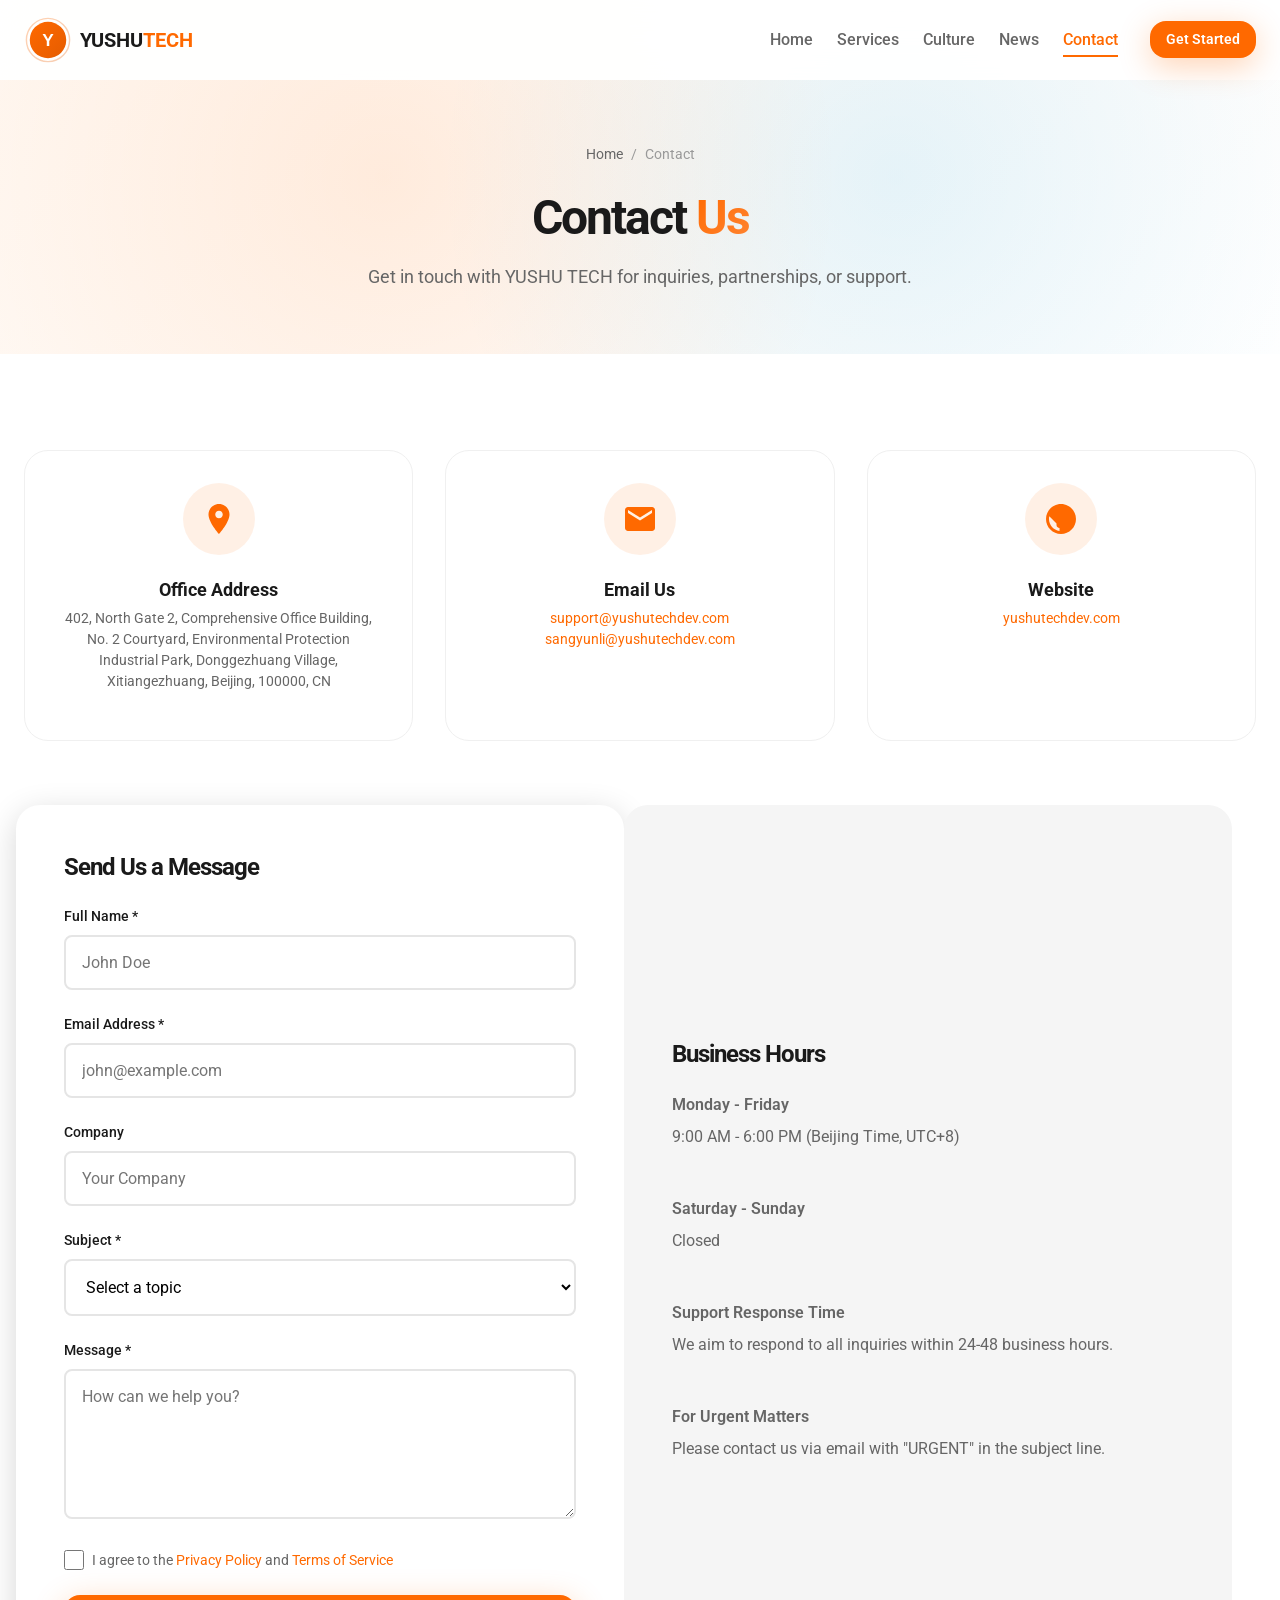
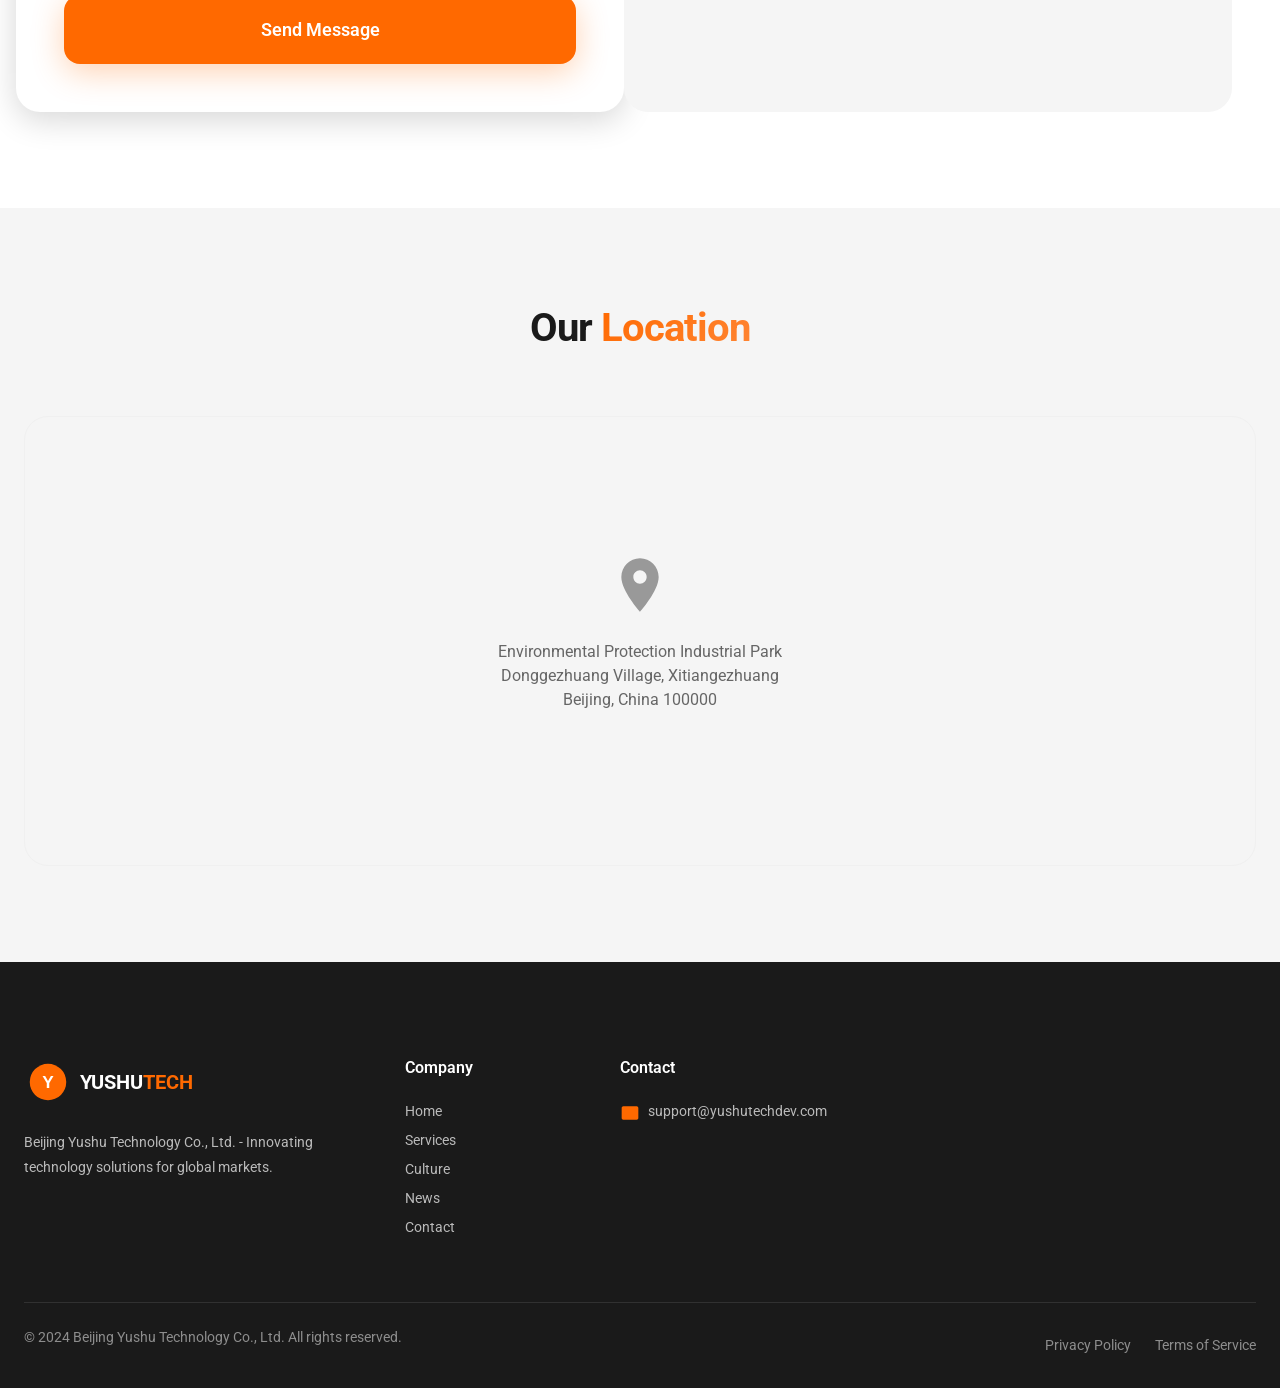
<file: contact.html>
<!DOCTYPE html>
<html lang="en">
<head>
    <meta charset="UTF-8">
    <meta name="viewport" content="width=device-width, initial-scale=1.0">
    <title>Contact Us - Beijing Yushu Technology Co., Ltd.</title>
    <meta name="description" content="Contact Beijing Yushu Technology Co., Ltd. for inquiries about our technology services, mobile apps, IoT solutions, and enterprise consulting.">
    <meta name="robots" content="index, follow">
    <link rel="canonical" href="https://yushutechdev.com/contact.html">
    <link rel="icon" type="image/svg+xml" href="data:image/svg+xml,%3Csvg xmlns='http://www.w3.org/2000/svg' viewBox='0 0 100 100'%3E%3Ccircle cx='50' cy='50' r='38' fill='%23FF6900'/%3E%3Ctext x='50' y='60' font-size='40' fill='white' text-anchor='middle'%3EY%3C/text%3E%3C/svg%3E">
    <link rel="preconnect" href="https://fonts.googleapis.com">
    <link rel="preconnect" href="https://fonts.gstatic.com" crossorigin>
    <link href="https://fonts.googleapis.com/css2?family=Roboto:wght@300;400;500;700;900&display=swap" rel="stylesheet">
    <link rel="stylesheet" href="css/main.css">
    <link rel="stylesheet" href="css/animations.css">
</head>
<body>
    <div class="scroll-progress"></div>
    <header class="header">
        <div class="header-inner">
            <a href="index.html" class="logo"><svg viewBox="0 0 100 100" width="48" height="48"><defs><linearGradient id="logoGrad" x1="0%" y1="0%" x2="100%" y2="100%"><stop offset="0%" style="stop-color:#FF6900"/><stop offset="100%" style="stop-color:#E55C00"/></linearGradient></defs><circle cx="50" cy="50" r="45" fill="none" stroke="url(#logoGrad)" stroke-width="3" opacity="0.3"/><circle cx="50" cy="50" r="38" fill="url(#logoGrad)"/><text x="50" y="62" font-size="36" fill="white" text-anchor="middle" font-family="Arial" font-weight="bold">Y</text></svg><span class="logo-text">YUSHU<span>TECH</span></span></a>
            <nav class="nav">
                <ul class="nav-list">
                    <li><a href="index.html" class="nav-link">Home</a></li>
                    <li><a href="services.html" class="nav-link">Services</a></li>
                    <li><a href="culture.html" class="nav-link">Culture</a></li>
                    <li><a href="news.html" class="nav-link">News</a></li>
                    <li><a href="contact.html" class="nav-link active">Contact</a></li>
                </ul>
                <a href="contact.html" class="btn btn-primary btn-sm">Get Started</a>
                <button class="menu-toggle" aria-label="Toggle menu"><span></span><span></span><span></span></button>
            </nav>
        </div>
    </header>
    <section class="page-header">
        <div class="container">
            <div class="page-header-content">
                <nav class="breadcrumb"><a href="index.html">Home</a><span>/</span><span>Contact</span></nav>
                <h1 class="page-title">Contact <span class="text-gradient">Us</span></h1>
                <p class="page-subtitle">Get in touch with YUSHU TECH for inquiries, partnerships, or support.</p>
            </div>
        </div>
    </section>
    <section class="section">
        <div class="container">
            <div class="contact-info-grid" style="margin-bottom: var(--spacing-3xl);">
                <div class="contact-info-card reveal">
                    <div class="contact-info-icon"><svg viewBox="0 0 24 24" fill="currentColor"><path d="M12 2C8.13 2 5 5.13 5 9c0 5.25 7 13 7 13s7-7.75 7-13c0-3.87-3.13-7-7-7zm0 9.5c-1.38 0-2.5-1.12-2.5-2.5s1.12-2.5 2.5-2.5 2.5 1.12 2.5 2.5-1.12 2.5-2.5 2.5z"/></svg></div>
                    <h3 class="contact-info-title">Office Address</h3>
                    <p class="contact-info-text">402, North Gate 2, Comprehensive Office Building, No. 2 Courtyard, Environmental Protection Industrial Park, Donggezhuang Village, Xitiangezhuang, Beijing, 100000, CN</p>
                </div>
                <div class="contact-info-card reveal">
                    <div class="contact-info-icon"><svg viewBox="0 0 24 24" fill="currentColor"><path d="M20 4H4c-1.1 0-1.99.9-1.99 2L2 18c0 1.1.9 2 2 2h16c1.1 0 2-.9 2-2V6c0-1.1-.9-2-2-2zm0 4l-8 5-8-5V6l8 5 8-5v2z"/></svg></div>
                    <h3 class="contact-info-title">Email Us</h3>
                    <p class="contact-info-text"><a href="mailto:support@yushutechdev.com">support@yushutechdev.com</a><br><a href="mailto:sangyunli@yushutechdev.com">sangyunli@yushutechdev.com</a></p>
                </div>
                <div class="contact-info-card reveal">
                    <div class="contact-info-icon"><svg viewBox="0 0 24 24" fill="currentColor"><path d="M12 2C6.48 2 2 6.48 2 12s4.48 10 10 10 10-4.48 10-10S17.52 2 12 2zm-1 17.93c-3.95-.49-7-3.85-7-7.93 0-.62.08-1.21.21-1.79L9 15v1c0 1.1.9 2 2 2v1.93z"/></svg></div>
                    <h3 class="contact-info-title">Website</h3>
                    <p class="contact-info-text"><a href="https://yushutechdev.com">yushutechdev.com</a></p>
                </div>
            </div>
            <div class="row">
                <div class="col-6 reveal">
                    <div style="background: white; padding: var(--spacing-2xl); border-radius: var(--radius-xl); box-shadow: var(--shadow-lg);">
                        <h2 style="font-size: var(--font-size-2xl); margin-bottom: var(--spacing-lg);">Send Us a Message</h2>
                        <form onsubmit="event.preventDefault(); alert('Thank you for your message! We will get back to you soon.'); this.reset();">
                            <div class="form-group"><label class="form-label">Full Name *</label><input type="text" class="form-input" placeholder="John Doe" required></div>
                            <div class="form-group"><label class="form-label">Email Address *</label><input type="email" class="form-input" placeholder="john@example.com" required></div>
                            <div class="form-group"><label class="form-label">Company</label><input type="text" class="form-input" placeholder="Your Company"></div>
                            <div class="form-group"><label class="form-label">Subject *</label><select class="form-input" required><option value="">Select a topic</option><option>General Inquiry</option><option>Software Development</option><option>Mobile Apps</option><option>IoT Solutions</option><option>Big Data Services</option><option>Partnership</option><option>Other</option></select></div>
                            <div class="form-group"><label class="form-label">Message *</label><textarea class="form-textarea" placeholder="How can we help you?" required></textarea></div>
                            <div class="form-checkbox"><input type="checkbox" id="consent" required><span>I agree to the <a href="privacy-policy.html">Privacy Policy</a> and <a href="terms-of-service.html">Terms of Service</a></span></div>
                            <button type="submit" class="btn btn-primary btn-lg" style="width: 100%; margin-top: var(--spacing-lg);">Send Message</button>
                        </form>
                    </div>
                </div>
                <div class="col-6 reveal">
                    <div style="background: var(--bg-secondary); padding: var(--spacing-2xl); border-radius: var(--radius-xl); height: 100%; display: flex; flex-direction: column; justify-content: center;">
                        <h2 style="font-size: var(--font-size-2xl); margin-bottom: var(--spacing-lg);">Business Hours</h2>
                        <div style="margin-bottom: var(--spacing-xl);"><p style="font-weight: 600; margin-bottom: var(--spacing-sm);">Monday - Friday</p><p style="color: var(--text-secondary);">9:00 AM - 6:00 PM (Beijing Time, UTC+8)</p></div>
                        <div style="margin-bottom: var(--spacing-xl);"><p style="font-weight: 600; margin-bottom: var(--spacing-sm);">Saturday - Sunday</p><p style="color: var(--text-secondary);">Closed</p></div>
                        <div style="margin-bottom: var(--spacing-xl);"><p style="font-weight: 600; margin-bottom: var(--spacing-sm);">Support Response Time</p><p style="color: var(--text-secondary);">We aim to respond to all inquiries within 24-48 business hours.</p></div>
                        <div><p style="font-weight: 600; margin-bottom: var(--spacing-sm);">For Urgent Matters</p><p style="color: var(--text-secondary);">Please contact us via email with "URGENT" in the subject line.</p></div>
                    </div>
                </div>
            </div>
        </div>
    </section>
    <section class="section section-gray">
        <div class="container">
            <div class="section-header reveal">
                <h2 class="section-title">Our <span class="text-gradient">Location</span></h2>
            </div>
            <div class="map-container">
                <div class="map-placeholder"><svg viewBox="0 0 24 24" fill="currentColor"><path d="M12 2C8.13 2 5 5.13 5 9c0 5.25 7 13 7 13s7-7.75 7-13c0-3.87-3.13-7-7-7zm0 9.5c-1.38 0-2.5-1.12-2.5-2.5s1.12-2.5 2.5-2.5 2.5 1.12 2.5 2.5-1.12 2.5-2.5 2.5z"/></svg><p>Environmental Protection Industrial Park<br>Donggezhuang Village, Xitiangezhuang<br>Beijing, China 100000</p></div>
            </div>
        </div>
    </section>
    <footer class="footer">
        <div class="container">
            <div class="footer-main">
                <div class="footer-brand"><div class="footer-logo"><svg viewBox="0 0 100 100" width="48" height="48"><circle cx="50" cy="50" r="38" fill="#FF6900"/><text x="50" y="62" font-size="36" fill="white" text-anchor="middle" font-family="Arial" font-weight="bold">Y</text></svg><span class="footer-logo-text">YUSHU<span>TECH</span></span></div><p class="footer-description">Beijing Yushu Technology Co., Ltd. - Innovating technology solutions for global markets.</p></div>
                <div class="footer-column"><h4>Company</h4><nav class="footer-links"><a href="index.html" class="footer-link">Home</a><a href="services.html" class="footer-link">Services</a><a href="culture.html" class="footer-link">Culture</a><a href="news.html" class="footer-link">News</a><a href="contact.html" class="footer-link">Contact</a></nav></div>
                <div class="footer-column"><h4>Contact</h4><div class="footer-contact"><div class="footer-contact-item"><svg viewBox="0 0 24 24" fill="currentColor"><path d="M20 4H4c-1.1 0-1.99.9-1.99 2L2 18c0 1.1.9 2 2 2h16c1.1 0 2-.9 2-2V6c0-1.1-.9-2-2-2z"/></svg><span>support@yushutechdev.com</span></div></div></div>
            </div>
            <div class="footer-bottom"><p class="footer-copyright">© 2024 Beijing Yushu Technology Co., Ltd. All rights reserved.</p><nav class="footer-legal"><a href="privacy-policy.html">Privacy Policy</a><a href="terms-of-service.html">Terms of Service</a></nav></div>
        </div>
    </footer>
    <script src="js/main.js"></script>
</body>
</html>
</file>
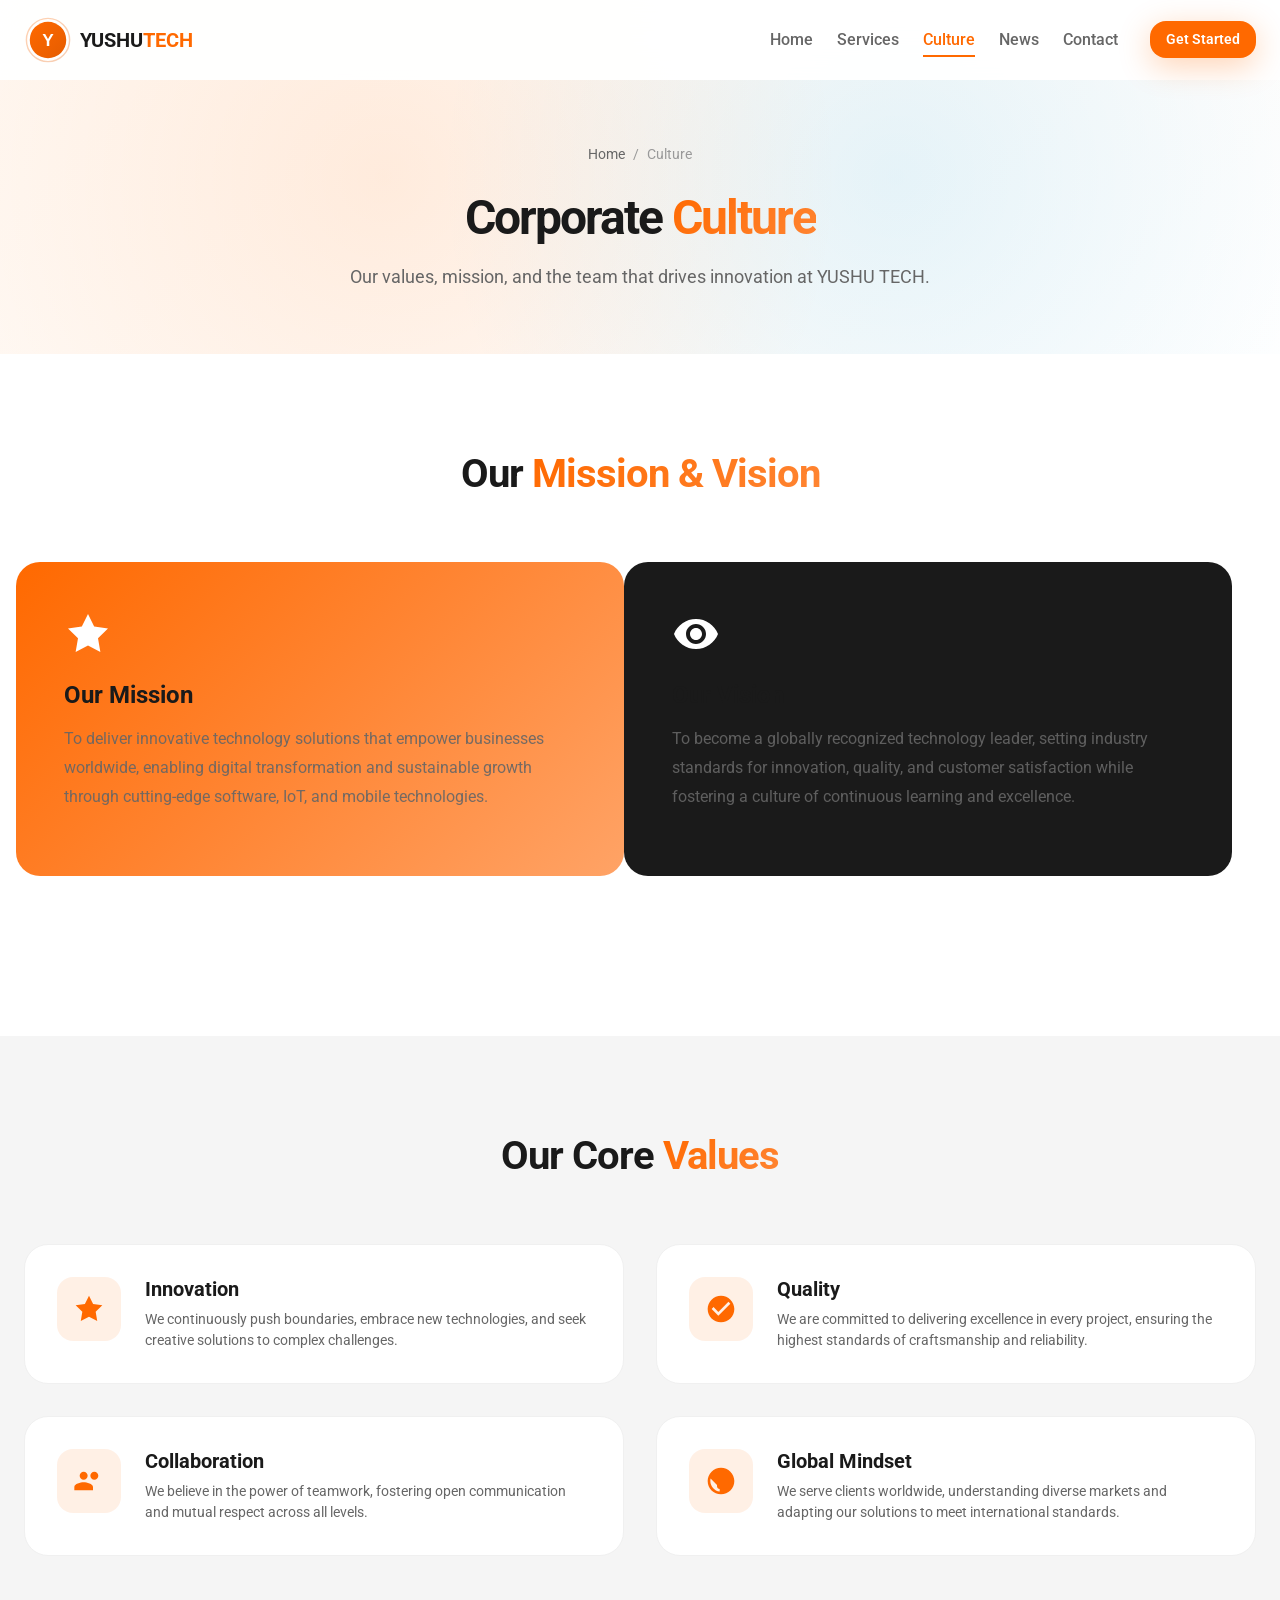
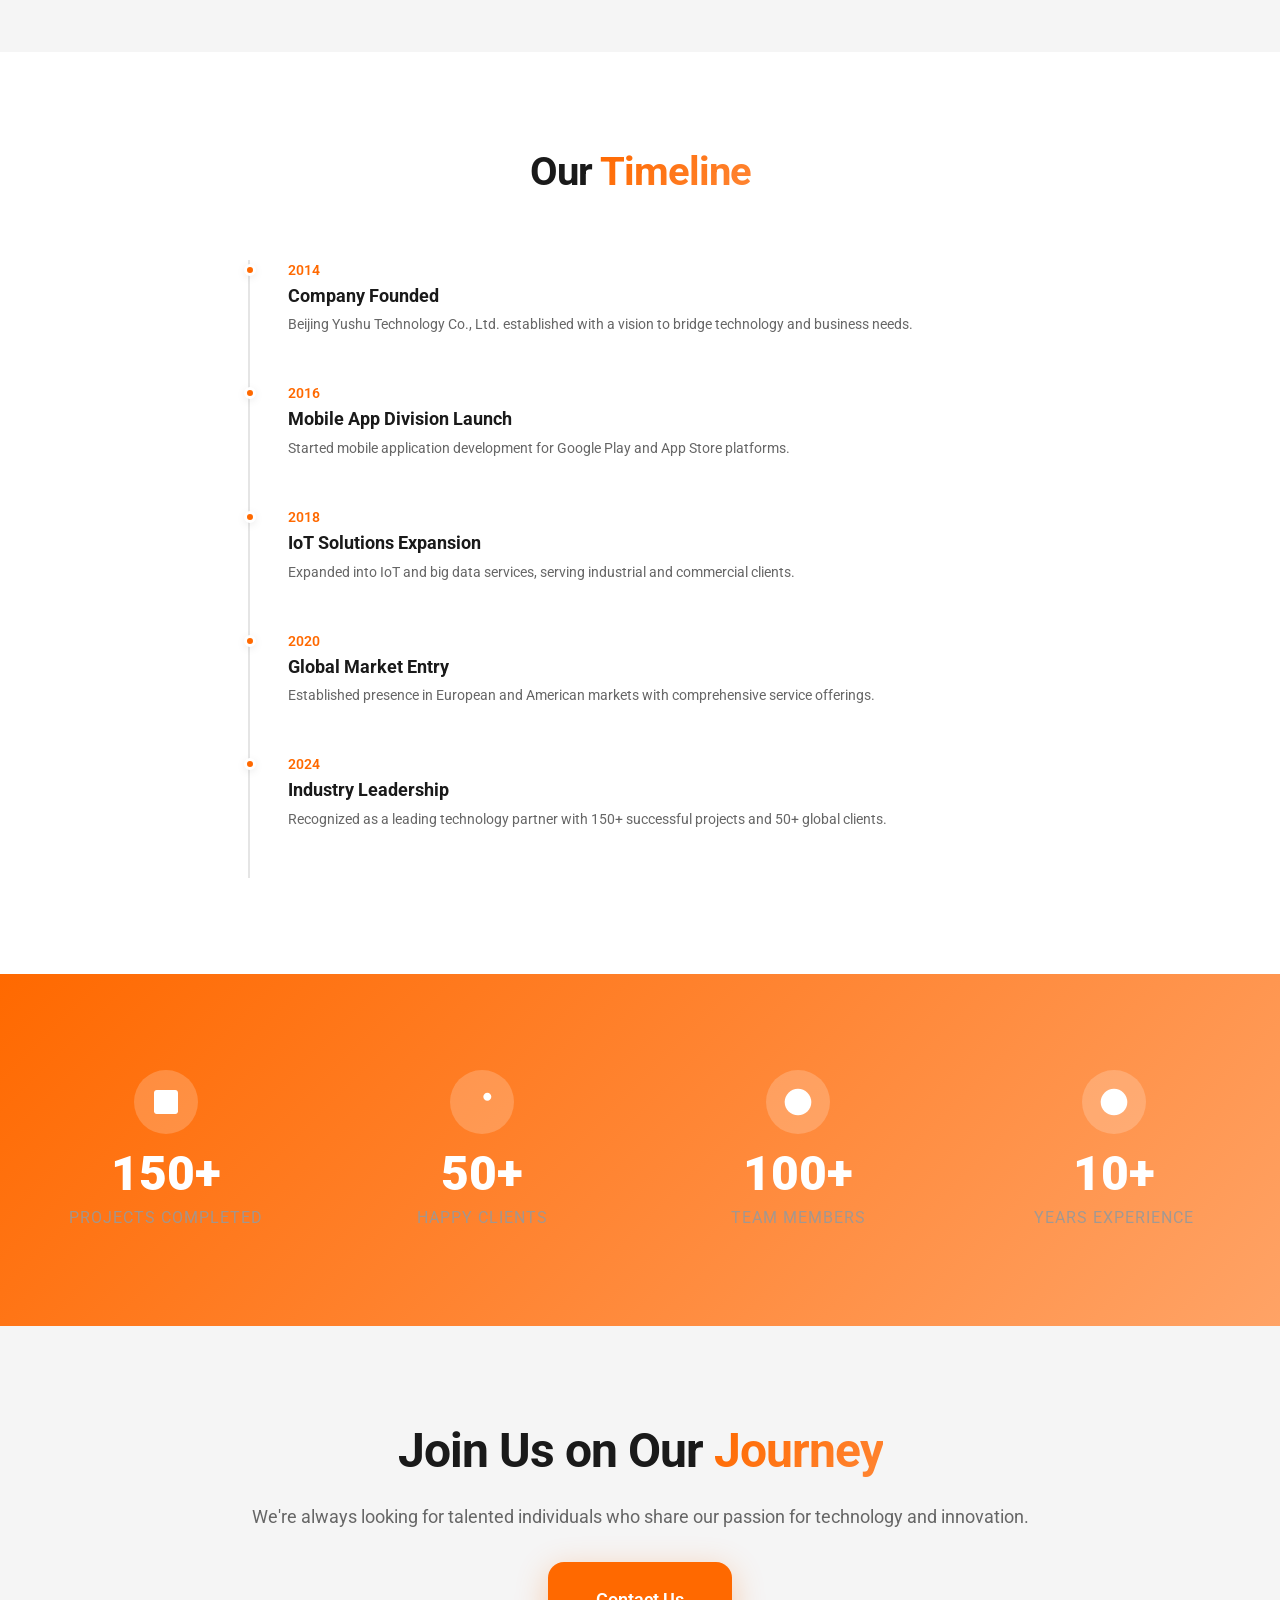
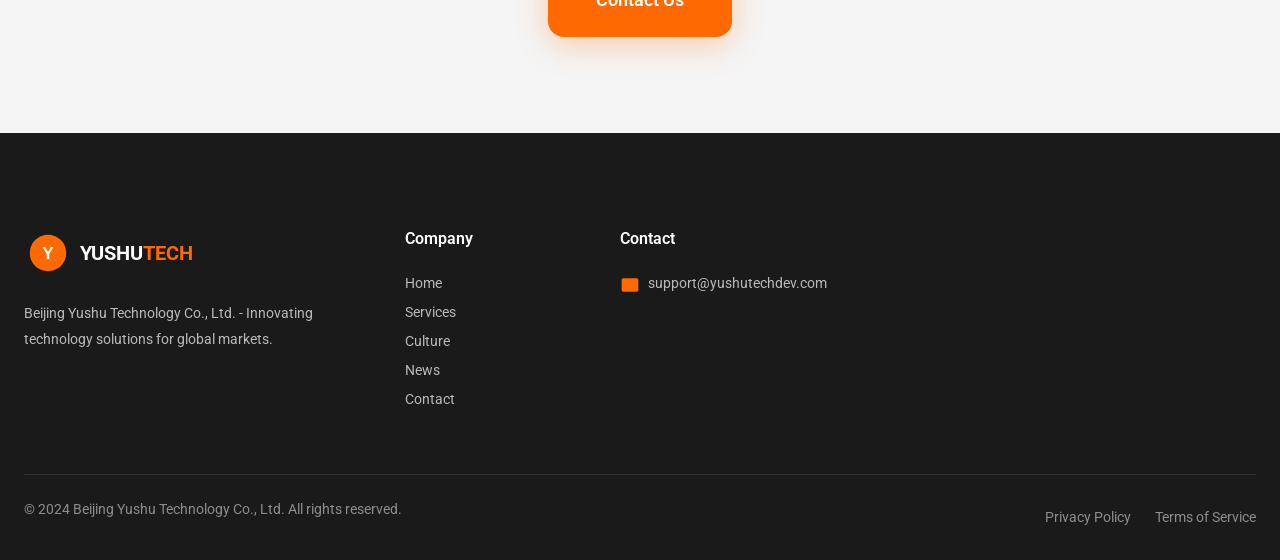
<file: culture.html>
<!DOCTYPE html>
<html lang="en">
<head>
    <meta charset="UTF-8">
    <meta name="viewport" content="width=device-width, initial-scale=1.0">
    <title>Corporate Culture - Beijing Yushu Technology Co., Ltd.</title>
    <meta name="description" content="Discover the corporate culture and values of Beijing Yushu Technology Co., Ltd. Learn about our mission, vision, team, and commitment to innovation.">
    <meta name="robots" content="index, follow">
    <link rel="canonical" href="https://yushutechdev.com/culture.html">
    <link rel="icon" type="image/svg+xml" href="data:image/svg+xml,%3Csvg xmlns='http://www.w3.org/2000/svg' viewBox='0 0 100 100'%3E%3Ccircle cx='50' cy='50' r='38' fill='%23FF6900'/%3E%3Ctext x='50' y='60' font-size='40' fill='white' text-anchor='middle'%3EY%3C/text%3E%3C/svg%3E">
    <link rel="preconnect" href="https://fonts.googleapis.com">
    <link rel="preconnect" href="https://fonts.gstatic.com" crossorigin>
    <link href="https://fonts.googleapis.com/css2?family=Roboto:wght@300;400;500;700;900&display=swap" rel="stylesheet">
    <link rel="stylesheet" href="css/main.css">
    <link rel="stylesheet" href="css/animations.css">
</head>
<body>
    <div class="scroll-progress"></div>
    <header class="header">
        <div class="header-inner">
            <a href="index.html" class="logo"><svg viewBox="0 0 100 100" width="48" height="48"><defs><linearGradient id="logoGrad" x1="0%" y1="0%" x2="100%" y2="100%"><stop offset="0%" style="stop-color:#FF6900"/><stop offset="100%" style="stop-color:#E55C00"/></linearGradient></defs><circle cx="50" cy="50" r="45" fill="none" stroke="url(#logoGrad)" stroke-width="3" opacity="0.3"/><circle cx="50" cy="50" r="38" fill="url(#logoGrad)"/><text x="50" y="62" font-size="36" fill="white" text-anchor="middle" font-family="Arial" font-weight="bold">Y</text></svg><span class="logo-text">YUSHU<span>TECH</span></span></a>
            <nav class="nav">
                <ul class="nav-list">
                    <li><a href="index.html" class="nav-link">Home</a></li>
                    <li><a href="services.html" class="nav-link">Services</a></li>
                    <li><a href="culture.html" class="nav-link active">Culture</a></li>
                    <li><a href="news.html" class="nav-link">News</a></li>
                    <li><a href="contact.html" class="nav-link">Contact</a></li>
                </ul>
                <a href="contact.html" class="btn btn-primary btn-sm">Get Started</a>
                <button class="menu-toggle" aria-label="Toggle menu"><span></span><span></span><span></span></button>
            </nav>
        </div>
    </header>
    <section class="page-header">
        <div class="container">
            <div class="page-header-content">
                <nav class="breadcrumb"><a href="index.html">Home</a><span>/</span><span>Culture</span></nav>
                <h1 class="page-title">Corporate <span class="text-gradient">Culture</span></h1>
                <p class="page-subtitle">Our values, mission, and the team that drives innovation at YUSHU TECH.</p>
            </div>
        </div>
    </section>
    <section class="section">
        <div class="container">
            <div class="section-header reveal">
                <h2 class="section-title">Our <span class="text-gradient">Mission & Vision</span></h2>
            </div>
            <div class="row" style="margin-bottom: var(--spacing-3xl);">
                <div class="col-6 reveal">
                    <div style="background: var(--primary-gradient); padding: var(--spacing-2xl); border-radius: var(--radius-xl); color: white;">
                        <svg viewBox="0 0 24 24" width="48" height="48" fill="currentColor" style="margin-bottom: var(--spacing-md);"><path d="M12 2L15.09 8.26L22 9.27L17 14.14L18.18 21.02L12 17.77L5.82 21.02L7 14.14L2 9.27L8.91 8.26L12 2Z"/></svg>
                        <h3 style="font-size: var(--font-size-2xl); margin-bottom: var(--spacing-md);">Our Mission</h3>
                        <p style="opacity: 0.9; line-height: var(--line-height-relaxed);">To deliver innovative technology solutions that empower businesses worldwide, enabling digital transformation and sustainable growth through cutting-edge software, IoT, and mobile technologies.</p>
                    </div>
                </div>
                <div class="col-6 reveal">
                    <div style="background: var(--bg-dark); padding: var(--spacing-2xl); border-radius: var(--radius-xl); color: white;">
                        <svg viewBox="0 0 24 24" width="48" height="48" fill="currentColor" style="margin-bottom: var(--spacing-md);"><path d="M12 4.5C7 4.5 2.73 7.61 1 12c1.73 4.39 6 7.5 11 7.5s9.27-3.11 11-7.5c-1.73-4.39-6-7.5-11-7.5zM12 17c-2.76 0-5-2.24-5-5s2.24-5 5-5 5 2.24 5 5-2.24 5-5 5zm0-8c-1.66 0-3 1.34-3 3s1.34 3 3 3 3-1.34 3-3-1.34-3-3-3z"/></svg>
                        <h3 style="font-size: var(--font-size-2xl); margin-bottom: var(--spacing-md);">Our Vision</h3>
                        <p style="opacity: 0.9; line-height: var(--line-height-relaxed);">To become a globally recognized technology leader, setting industry standards for innovation, quality, and customer satisfaction while fostering a culture of continuous learning and excellence.</p>
                    </div>
                </div>
            </div>
        </div>
    </section>
    <section class="section section-gray">
        <div class="container">
            <div class="section-header reveal">
                <h2 class="section-title">Our Core <span class="text-gradient">Values</span></h2>
            </div>
            <div class="values-grid">
                <div class="value-card reveal"><div class="value-icon"><svg viewBox="0 0 24 24" fill="currentColor"><path d="M12 2L15.09 8.26L22 9.27L17 14.14L18.18 21.02L12 17.77L5.82 21.02L7 14.14L2 9.27L8.91 8.26L12 2Z"/></svg></div><div class="value-content"><h4>Innovation</h4><p>We continuously push boundaries, embrace new technologies, and seek creative solutions to complex challenges.</p></div></div>
                <div class="value-card reveal"><div class="value-icon"><svg viewBox="0 0 24 24" fill="currentColor"><path d="M12 2C6.48 2 2 6.48 2 12s4.48 10 10 10 10-4.48 10-10S17.52 2 12 2zm-2 15l-5-5 1.41-1.41L10 14.17l7.59-7.59L19 8l-9 9z"/></svg></div><div class="value-content"><h4>Quality</h4><p>We are committed to delivering excellence in every project, ensuring the highest standards of craftsmanship and reliability.</p></div></div>
                <div class="value-card reveal"><div class="value-icon"><svg viewBox="0 0 24 24" fill="currentColor"><path d="M16 11c1.66 0 2.99-1.34 2.99-3S17.66 5 16 5c-1.66 0-3 1.34-3 3s1.34 3 3 3zm-8 0c1.66 0 2.99-1.34 2.99-3S9.66 5 8 5C6.34 5 5 6.34 5 8s1.34 3 3 3zm0 2c-2.33 0-7 1.17-7 3.5V19h14v-2.5c0-2.33-4.67-3.5-7-3.5z"/></svg></div><div class="value-content"><h4>Collaboration</h4><p>We believe in the power of teamwork, fostering open communication and mutual respect across all levels.</p></div></div>
                <div class="value-card reveal"><div class="value-icon"><svg viewBox="0 0 24 24" fill="currentColor"><path d="M12 2C6.48 2 2 6.48 2 12s4.48 10 10 10 10-4.48 10-10S17.52 2 12 2zm-1 17.93c-3.95-.49-7-3.85-7-7.93 0-.62.08-1.21.21-1.79L9 15v1c0 1.1.9 2 2 2v1.93z"/></svg></div><div class="value-content"><h4>Global Mindset</h4><p>We serve clients worldwide, understanding diverse markets and adapting our solutions to meet international standards.</p></div></div>
            </div>
        </div>
    </section>
    <section class="section">
        <div class="container">
            <div class="section-header reveal">
                <h2 class="section-title">Our <span class="text-gradient">Timeline</span></h2>
            </div>
            <div style="max-width: 800px; margin: 0 auto;">
                <div class="timeline">
                    <div class="timeline-item reveal"><div class="timeline-year">2014</div><h4 class="timeline-title">Company Founded</h4><p class="timeline-description">Beijing Yushu Technology Co., Ltd. established with a vision to bridge technology and business needs.</p></div>
                    <div class="timeline-item reveal"><div class="timeline-year">2016</div><h4 class="timeline-title">Mobile App Division Launch</h4><p class="timeline-description">Started mobile application development for Google Play and App Store platforms.</p></div>
                    <div class="timeline-item reveal"><div class="timeline-year">2018</div><h4 class="timeline-title">IoT Solutions Expansion</h4><p class="timeline-description">Expanded into IoT and big data services, serving industrial and commercial clients.</p></div>
                    <div class="timeline-item reveal"><div class="timeline-year">2020</div><h4 class="timeline-title">Global Market Entry</h4><p class="timeline-description">Established presence in European and American markets with comprehensive service offerings.</p></div>
                    <div class="timeline-item reveal"><div class="timeline-year">2024</div><h4 class="timeline-title">Industry Leadership</h4><p class="timeline-description">Recognized as a leading technology partner with 150+ successful projects and 50+ global clients.</p></div>
                </div>
            </div>
        </div>
    </section>
    <section class="stats-section">
        <div class="container">
            <div class="stats-grid">
                <div class="stat-card reveal"><div class="stat-icon"><svg viewBox="0 0 24 24" fill="currentColor"><path d="M19 3H5C3.9 3 3 3.9 3 5V19C3 20.1 3.9 21 5 21H19C20.1 21 21 20.1 21 19V5C21 3.9 20.1 3 19 3Z"/></svg></div><div class="stat-value">150+</div><div class="stat-label">Projects Completed</div></div>
                <div class="stat-card reveal"><div class="stat-icon"><svg viewBox="0 0 24 24" fill="currentColor"><path d="M16 11c1.66 0 2.99-1.34 2.99-3S17.66 5 16 5c-1.66 0-3 1.34-3 3s1.34 3 3 3z"/></svg></div><div class="stat-value">50+</div><div class="stat-label">Happy Clients</div></div>
                <div class="stat-card reveal"><div class="stat-icon"><svg viewBox="0 0 24 24" fill="currentColor"><path d="M12 2C6.48 2 2 6.48 2 12s4.48 10 10 10 10-4.48 10-10S17.52 2 12 2z"/></svg></div><div class="stat-value">100+</div><div class="stat-label">Team Members</div></div>
                <div class="stat-card reveal"><div class="stat-icon"><svg viewBox="0 0 24 24" fill="currentColor"><path d="M11.99 2C6.47 2 2 6.48 2 12s4.47 10 9.99 10C17.52 22 22 17.52 22 12S17.52 2 11.99 2z"/></svg></div><div class="stat-value">10+</div><div class="stat-label">Years Experience</div></div>
            </div>
        </div>
    </section>
    <section class="cta-section">
        <div class="container">
            <div class="cta-content reveal">
                <h2 class="cta-title">Join Us on Our <span class="text-gradient">Journey</span></h2>
                <p class="cta-description">We're always looking for talented individuals who share our passion for technology and innovation.</p>
                <div class="cta-buttons"><a href="contact.html" class="btn btn-primary btn-lg">Contact Us</a></div>
            </div>
        </div>
    </section>
    <footer class="footer">
        <div class="container">
            <div class="footer-main">
                <div class="footer-brand">
                    <div class="footer-logo"><svg viewBox="0 0 100 100" width="48" height="48"><circle cx="50" cy="50" r="38" fill="#FF6900"/><text x="50" y="62" font-size="36" fill="white" text-anchor="middle" font-family="Arial" font-weight="bold">Y</text></svg><span class="footer-logo-text">YUSHU<span>TECH</span></span></div>
                    <p class="footer-description">Beijing Yushu Technology Co., Ltd. - Innovating technology solutions for global markets.</p>
                </div>
                <div class="footer-column"><h4>Company</h4><nav class="footer-links"><a href="index.html" class="footer-link">Home</a><a href="services.html" class="footer-link">Services</a><a href="culture.html" class="footer-link">Culture</a><a href="news.html" class="footer-link">News</a><a href="contact.html" class="footer-link">Contact</a></nav></div>
                <div class="footer-column"><h4>Contact</h4><div class="footer-contact"><div class="footer-contact-item"><svg viewBox="0 0 24 24" fill="currentColor"><path d="M20 4H4c-1.1 0-1.99.9-1.99 2L2 18c0 1.1.9 2 2 2h16c1.1 0 2-.9 2-2V6c0-1.1-.9-2-2-2z"/></svg><span>support@yushutechdev.com</span></div></div></div>
            </div>
            <div class="footer-bottom"><p class="footer-copyright">© 2024 Beijing Yushu Technology Co., Ltd. All rights reserved.</p><nav class="footer-legal"><a href="privacy-policy.html">Privacy Policy</a><a href="terms-of-service.html">Terms of Service</a></nav></div>
        </div>
    </footer>
    <script src="js/main.js"></script>
</body>
</html>
</file>
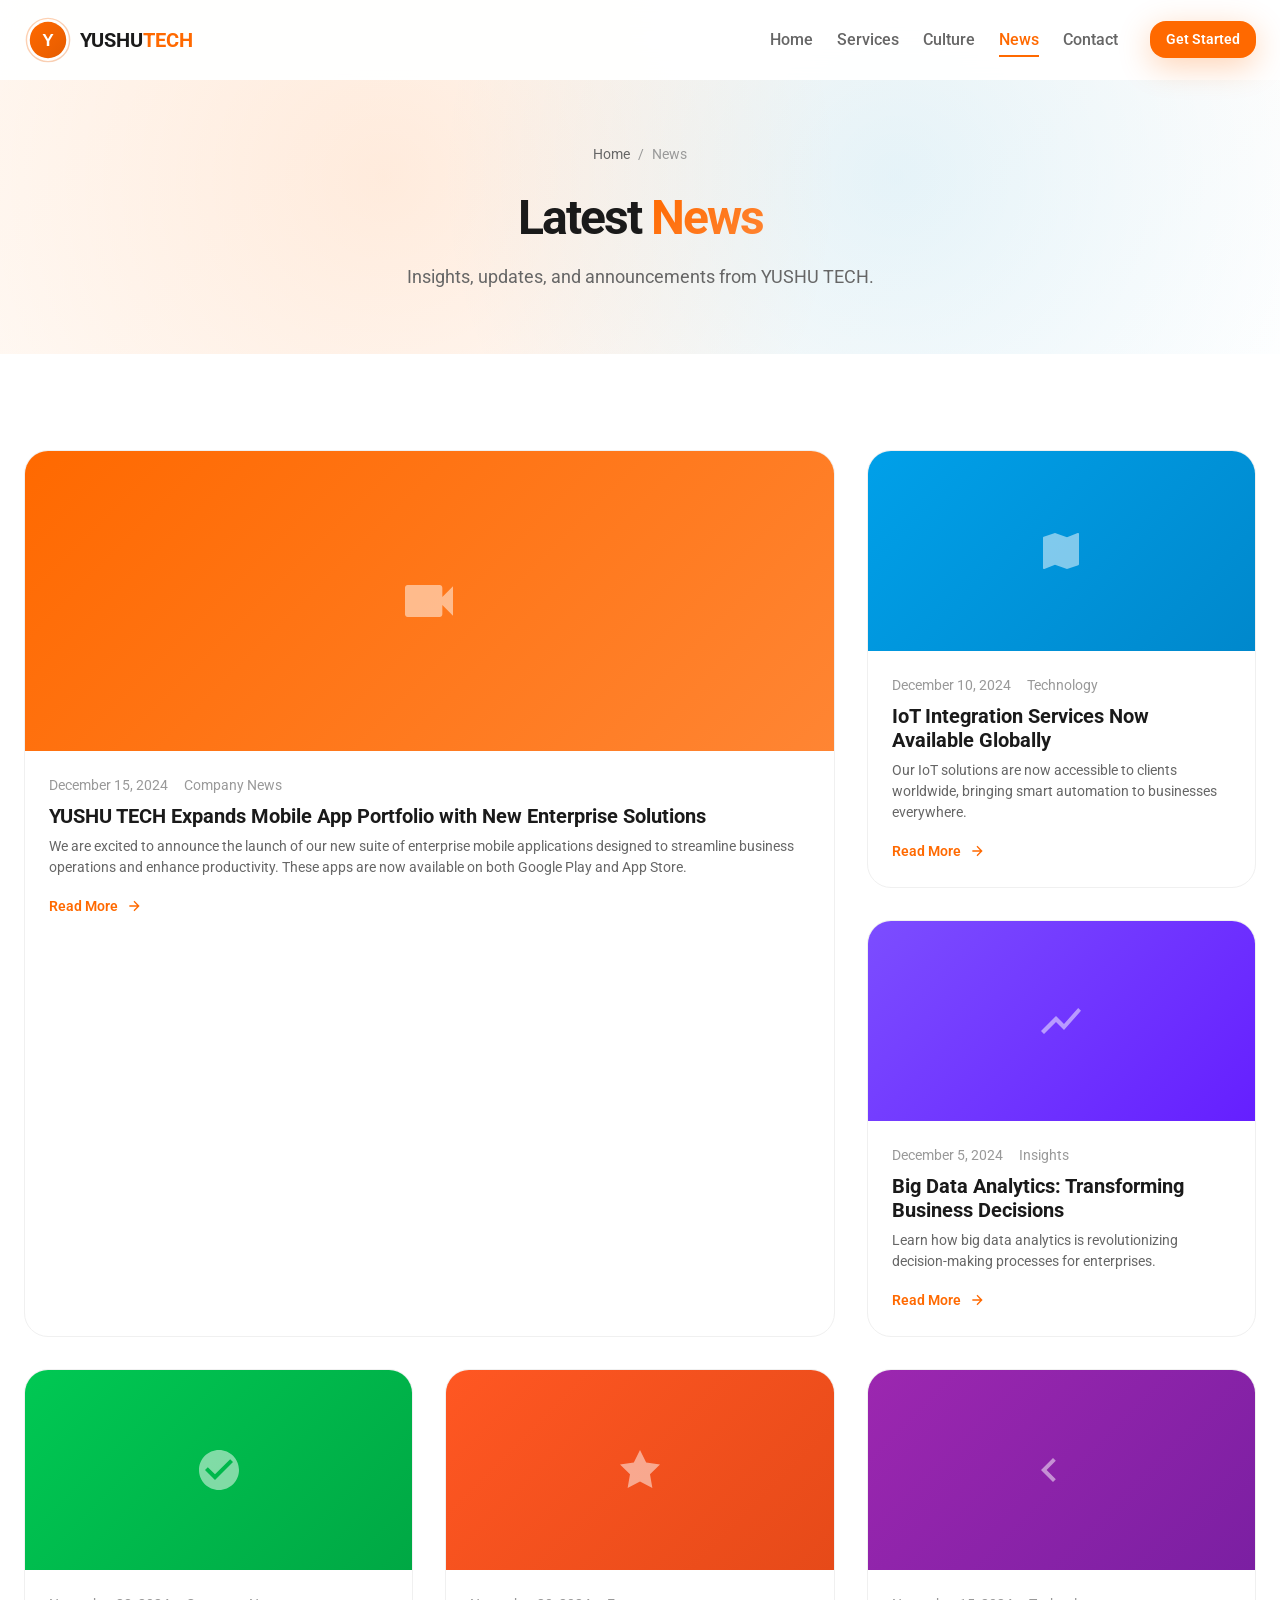
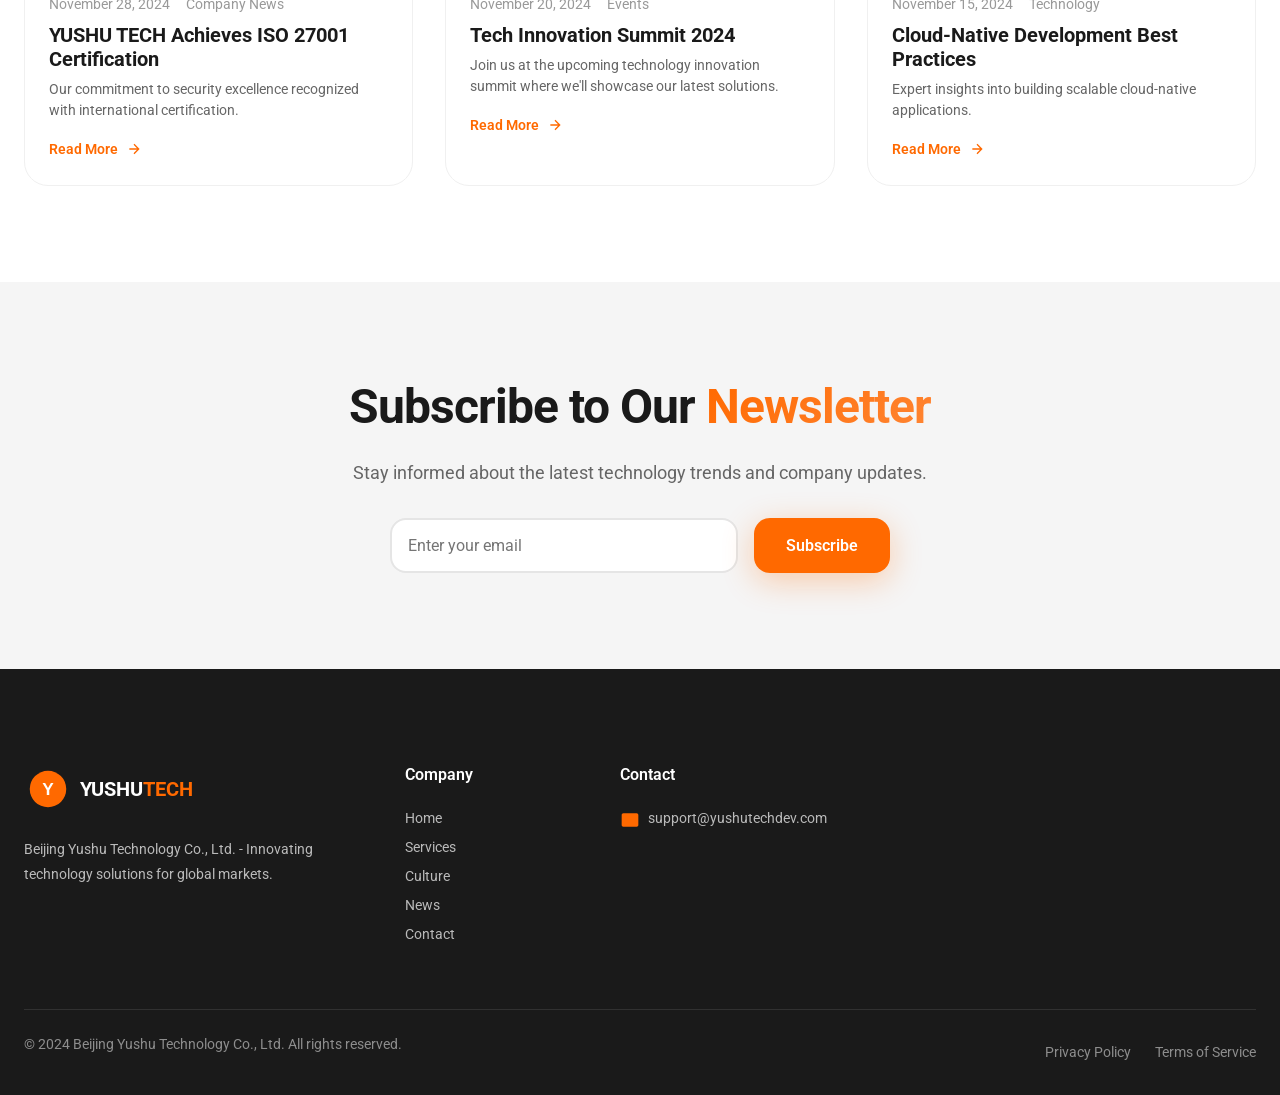
<file: news.html>
<!DOCTYPE html>
<html lang="en">
<head>
    <meta charset="UTF-8">
    <meta name="viewport" content="width=device-width, initial-scale=1.0">
    <title>News - Beijing Yushu Technology Co., Ltd.</title>
    <meta name="description" content="Stay updated with the latest news, insights, and announcements from Beijing Yushu Technology Co., Ltd.">
    <meta name="robots" content="index, follow">
    <link rel="canonical" href="https://yushutechdev.com/news.html">
    <link rel="icon" type="image/svg+xml" href="data:image/svg+xml,%3Csvg xmlns='http://www.w3.org/2000/svg' viewBox='0 0 100 100'%3E%3Ccircle cx='50' cy='50' r='38' fill='%23FF6900'/%3E%3Ctext x='50' y='60' font-size='40' fill='white' text-anchor='middle'%3EY%3C/text%3E%3C/svg%3E">
    <link rel="preconnect" href="https://fonts.googleapis.com">
    <link rel="preconnect" href="https://fonts.gstatic.com" crossorigin>
    <link href="https://fonts.googleapis.com/css2?family=Roboto:wght@300;400;500;700;900&display=swap" rel="stylesheet">
    <link rel="stylesheet" href="css/main.css">
    <link rel="stylesheet" href="css/animations.css">
</head>
<body>
    <div class="scroll-progress"></div>
    <header class="header">
        <div class="header-inner">
            <a href="index.html" class="logo"><svg viewBox="0 0 100 100" width="48" height="48"><defs><linearGradient id="logoGrad" x1="0%" y1="0%" x2="100%" y2="100%"><stop offset="0%" style="stop-color:#FF6900"/><stop offset="100%" style="stop-color:#E55C00"/></linearGradient></defs><circle cx="50" cy="50" r="45" fill="none" stroke="url(#logoGrad)" stroke-width="3" opacity="0.3"/><circle cx="50" cy="50" r="38" fill="url(#logoGrad)"/><text x="50" y="62" font-size="36" fill="white" text-anchor="middle" font-family="Arial" font-weight="bold">Y</text></svg><span class="logo-text">YUSHU<span>TECH</span></span></a>
            <nav class="nav">
                <ul class="nav-list">
                    <li><a href="index.html" class="nav-link">Home</a></li>
                    <li><a href="services.html" class="nav-link">Services</a></li>
                    <li><a href="culture.html" class="nav-link">Culture</a></li>
                    <li><a href="news.html" class="nav-link active">News</a></li>
                    <li><a href="contact.html" class="nav-link">Contact</a></li>
                </ul>
                <a href="contact.html" class="btn btn-primary btn-sm">Get Started</a>
                <button class="menu-toggle" aria-label="Toggle menu"><span></span><span></span><span></span></button>
            </nav>
        </div>
    </header>
    <section class="page-header">
        <div class="container">
            <div class="page-header-content">
                <nav class="breadcrumb"><a href="index.html">Home</a><span>/</span><span>News</span></nav>
                <h1 class="page-title">Latest <span class="text-gradient">News</span></h1>
                <p class="page-subtitle">Insights, updates, and announcements from YUSHU TECH.</p>
            </div>
        </div>
    </section>
    <section class="section">
        <div class="container">
            <div class="news-grid">
                <article class="card news-featured reveal">
                    <div class="card-image" style="background: linear-gradient(135deg, #FF6900 0%, #FF8533 100%); height: 300px; display: flex; align-items: center; justify-content: center;">
                        <svg viewBox="0 0 24 24" width="64" height="64" fill="white" opacity="0.5"><path d="M17 10.5V7c0-.55-.45-1-1-1H4c-.55 0-1 .45-1 1v10c0 .55.45 1 1 1h12c.55 0 1-.45 1-1v-3.5l4 4v-11l-4 4z"/></svg>
                    </div>
                    <div class="card-content">
                        <div class="card-meta"><span>December 15, 2024</span><span>Company News</span></div>
                        <h3 class="card-title">YUSHU TECH Expands Mobile App Portfolio with New Enterprise Solutions</h3>
                        <p class="card-description">We are excited to announce the launch of our new suite of enterprise mobile applications designed to streamline business operations and enhance productivity. These apps are now available on both Google Play and App Store.</p>
                        <a href="#" class="card-link">Read More <svg viewBox="0 0 24 24" width="16" height="16" fill="none" stroke="currentColor" stroke-width="2"><path d="M5 12h14M12 5l7 7-7 7"/></svg></a>
                    </div>
                </article>
                <article class="card reveal">
                    <div class="card-image" style="background: linear-gradient(135deg, #00A0E9 0%, #0088CC 100%); height: 200px; display: flex; align-items: center; justify-content: center;">
                        <svg viewBox="0 0 24 24" width="48" height="48" fill="white" opacity="0.5"><path d="M20.5 3l-.16.03L15 5.1 9 3 3.36 4.9c-.21.07-.36.25-.36.48V20.5c0 .28.22.5.5.5l.16-.03L9 18.9l6 2.1 5.64-1.9c.21-.07.36-.25.36-.48V3.5c0-.28-.22-.5-.5-.5z"/></svg>
                    </div>
                    <div class="card-content">
                        <div class="card-meta"><span>December 10, 2024</span><span>Technology</span></div>
                        <h3 class="card-title">IoT Integration Services Now Available Globally</h3>
                        <p class="card-description">Our IoT solutions are now accessible to clients worldwide, bringing smart automation to businesses everywhere.</p>
                        <a href="#" class="card-link">Read More <svg viewBox="0 0 24 24" width="16" height="16" fill="none" stroke="currentColor" stroke-width="2"><path d="M5 12h14M12 5l7 7-7 7"/></svg></a>
                    </div>
                </article>
                <article class="card reveal">
                    <div class="card-image" style="background: linear-gradient(135deg, #7C4DFF 0%, #651FFF 100%); height: 200px; display: flex; align-items: center; justify-content: center;">
                        <svg viewBox="0 0 24 24" width="48" height="48" fill="white" opacity="0.5"><path d="M3.5 18.49l6-6.01 4 4L22 6.92l-1.41-1.41-7.09 7.97-4-4L2 16.99z"/></svg>
                    </div>
                    <div class="card-content">
                        <div class="card-meta"><span>December 5, 2024</span><span>Insights</span></div>
                        <h3 class="card-title">Big Data Analytics: Transforming Business Decisions</h3>
                        <p class="card-description">Learn how big data analytics is revolutionizing decision-making processes for enterprises.</p>
                        <a href="#" class="card-link">Read More <svg viewBox="0 0 24 24" width="16" height="16" fill="none" stroke="currentColor" stroke-width="2"><path d="M5 12h14M12 5l7 7-7 7"/></svg></a>
                    </div>
                </article>
                <article class="card reveal">
                    <div class="card-image" style="background: linear-gradient(135deg, #00C853 0%, #00A844 100%); height: 200px; display: flex; align-items: center; justify-content: center;">
                        <svg viewBox="0 0 24 24" width="48" height="48" fill="white" opacity="0.5"><path d="M12 2C6.48 2 2 6.48 2 12s4.48 10 10 10 10-4.48 10-10S17.52 2 12 2zm-2 15l-5-5 1.41-1.41L10 14.17l7.59-7.59L19 8l-9 9z"/></svg>
                    </div>
                    <div class="card-content">
                        <div class="card-meta"><span>November 28, 2024</span><span>Company News</span></div>
                        <h3 class="card-title">YUSHU TECH Achieves ISO 27001 Certification</h3>
                        <p class="card-description">Our commitment to security excellence recognized with international certification.</p>
                        <a href="#" class="card-link">Read More <svg viewBox="0 0 24 24" width="16" height="16" fill="none" stroke="currentColor" stroke-width="2"><path d="M5 12h14M12 5l7 7-7 7"/></svg></a>
                    </div>
                </article>
                <article class="card reveal">
                    <div class="card-image" style="background: linear-gradient(135deg, #FF5722 0%, #E64A19 100%); height: 200px; display: flex; align-items: center; justify-content: center;">
                        <svg viewBox="0 0 24 24" width="48" height="48" fill="white" opacity="0.5"><path d="M12 2L15.09 8.26L22 9.27L17 14.14L18.18 21.02L12 17.77L5.82 21.02L7 14.14L2 9.27L8.91 8.26L12 2Z"/></svg>
                    </div>
                    <div class="card-content">
                        <div class="card-meta"><span>November 20, 2024</span><span>Events</span></div>
                        <h3 class="card-title">Tech Innovation Summit 2024</h3>
                        <p class="card-description">Join us at the upcoming technology innovation summit where we'll showcase our latest solutions.</p>
                        <a href="#" class="card-link">Read More <svg viewBox="0 0 24 24" width="16" height="16" fill="none" stroke="currentColor" stroke-width="2"><path d="M5 12h14M12 5l7 7-7 7"/></svg></a>
                    </div>
                </article>
                <article class="card reveal">
                    <div class="card-image" style="background: linear-gradient(135deg, #9C27B0 0%, #7B1FA2 100%); height: 200px; display: flex; align-items: center; justify-content: center;">
                        <svg viewBox="0 0 24 24" width="48" height="48" fill="white" opacity="0.5"><path d="M9.4 16.6L4.8 12l4.6-4.6L8 6l-6 6 6 6 1.4-1.4z"/></svg>
                    </div>
                    <div class="card-content">
                        <div class="card-meta"><span>November 15, 2024</span><span>Technology</span></div>
                        <h3 class="card-title">Cloud-Native Development Best Practices</h3>
                        <p class="card-description">Expert insights into building scalable cloud-native applications.</p>
                        <a href="#" class="card-link">Read More <svg viewBox="0 0 24 24" width="16" height="16" fill="none" stroke="currentColor" stroke-width="2"><path d="M5 12h14M12 5l7 7-7 7"/></svg></a>
                    </div>
                </article>
            </div>
        </div>
    </section>
    <section class="cta-section">
        <div class="container">
            <div class="cta-content reveal">
                <h2 class="cta-title">Subscribe to Our <span class="text-gradient">Newsletter</span></h2>
                <p class="cta-description">Stay informed about the latest technology trends and company updates.</p>
                <form style="display: flex; gap: var(--spacing-md); max-width: 500px; margin: 0 auto;" onsubmit="event.preventDefault(); alert('Thank you for subscribing!');">
                    <input type="email" placeholder="Enter your email" required style="flex: 1; padding: var(--spacing-md); border: 2px solid var(--border-color); border-radius: var(--radius-lg); font-size: var(--font-size-base);">
                    <button type="submit" class="btn btn-primary">Subscribe</button>
                </form>
            </div>
        </div>
    </section>
    <footer class="footer">
        <div class="container">
            <div class="footer-main">
                <div class="footer-brand">
                    <div class="footer-logo"><svg viewBox="0 0 100 100" width="48" height="48"><circle cx="50" cy="50" r="38" fill="#FF6900"/><text x="50" y="62" font-size="36" fill="white" text-anchor="middle" font-family="Arial" font-weight="bold">Y</text></svg><span class="footer-logo-text">YUSHU<span>TECH</span></span></div>
                    <p class="footer-description">Beijing Yushu Technology Co., Ltd. - Innovating technology solutions for global markets.</p>
                </div>
                <div class="footer-column"><h4>Company</h4><nav class="footer-links"><a href="index.html" class="footer-link">Home</a><a href="services.html" class="footer-link">Services</a><a href="culture.html" class="footer-link">Culture</a><a href="news.html" class="footer-link">News</a><a href="contact.html" class="footer-link">Contact</a></nav></div>
                <div class="footer-column"><h4>Contact</h4><div class="footer-contact"><div class="footer-contact-item"><svg viewBox="0 0 24 24" fill="currentColor"><path d="M20 4H4c-1.1 0-1.99.9-1.99 2L2 18c0 1.1.9 2 2 2h16c1.1 0 2-.9 2-2V6c0-1.1-.9-2-2-2z"/></svg><span>support@yushutechdev.com</span></div></div></div>
            </div>
            <div class="footer-bottom"><p class="footer-copyright">© 2024 Beijing Yushu Technology Co., Ltd. All rights reserved.</p><nav class="footer-legal"><a href="privacy-policy.html">Privacy Policy</a><a href="terms-of-service.html">Terms of Service</a></nav></div>
        </div>
    </footer>
    <script src="js/main.js"></script>
</body>
</html>
</file>
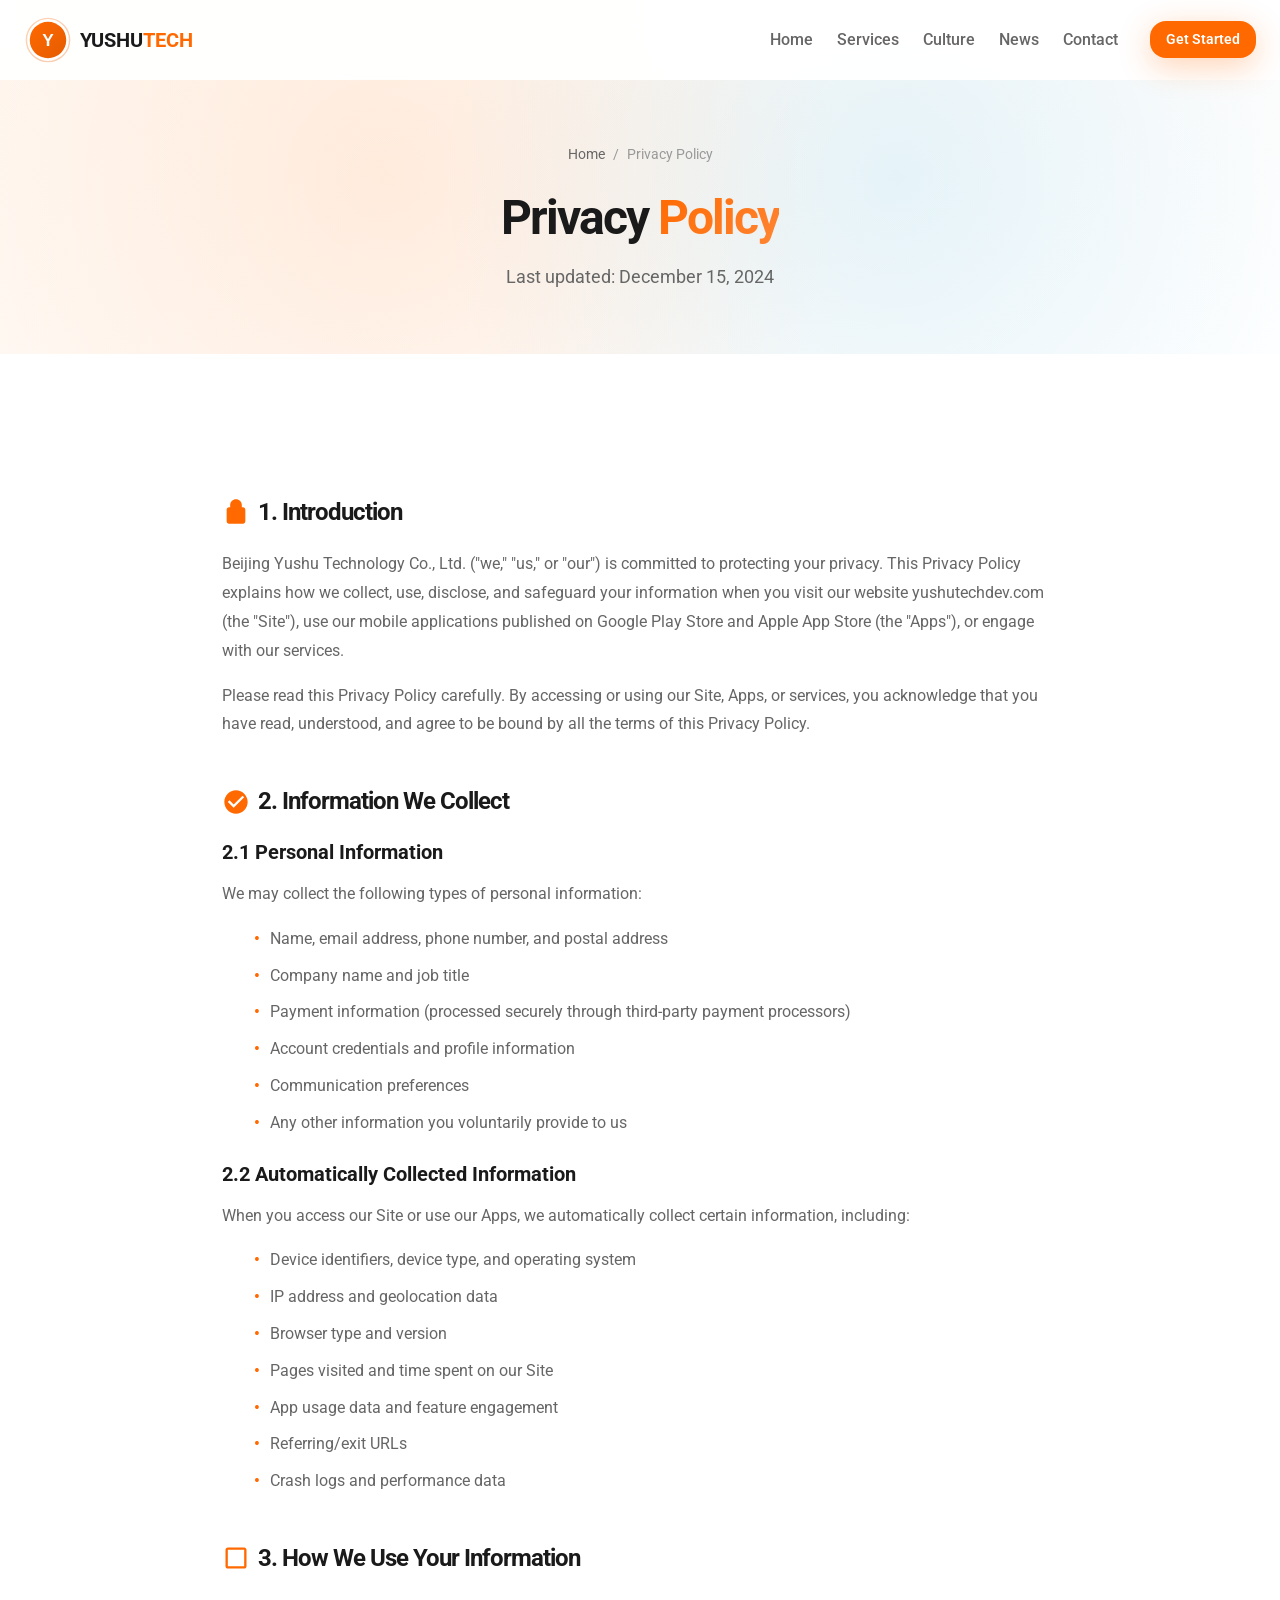
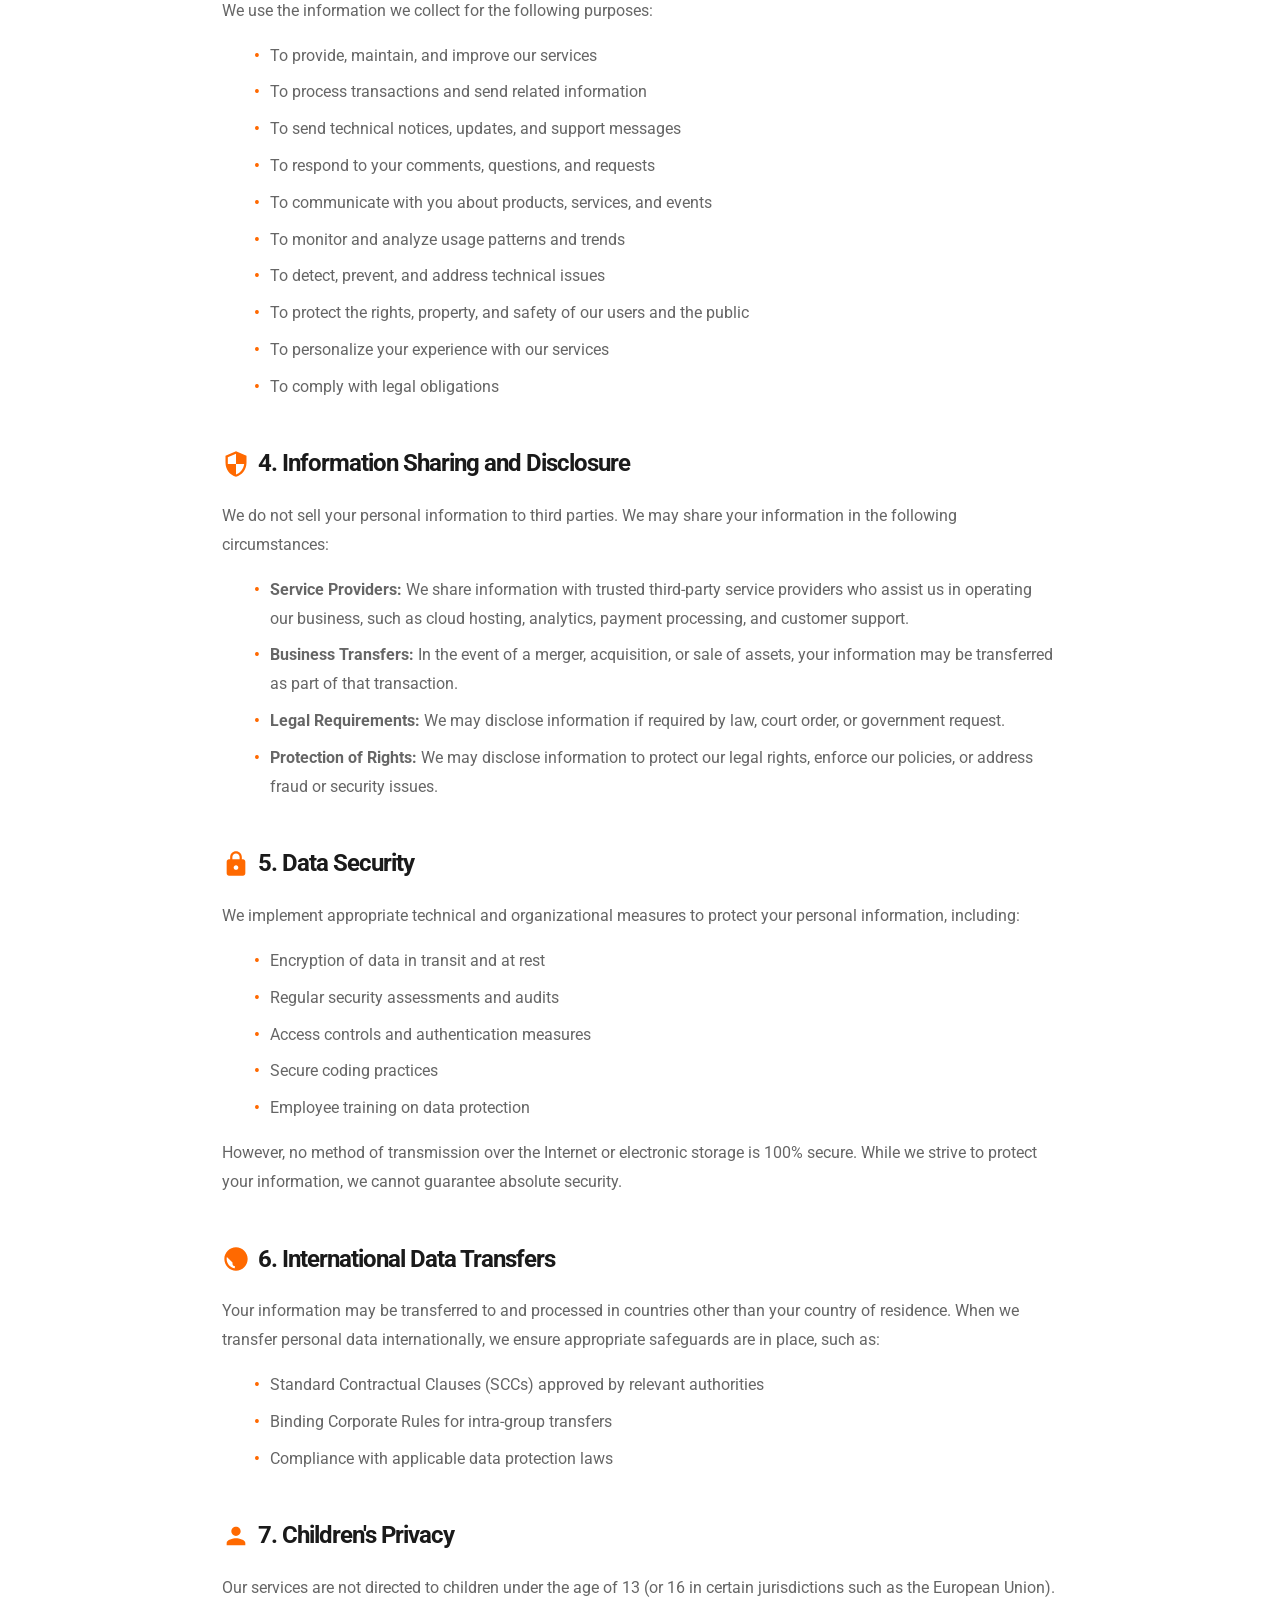
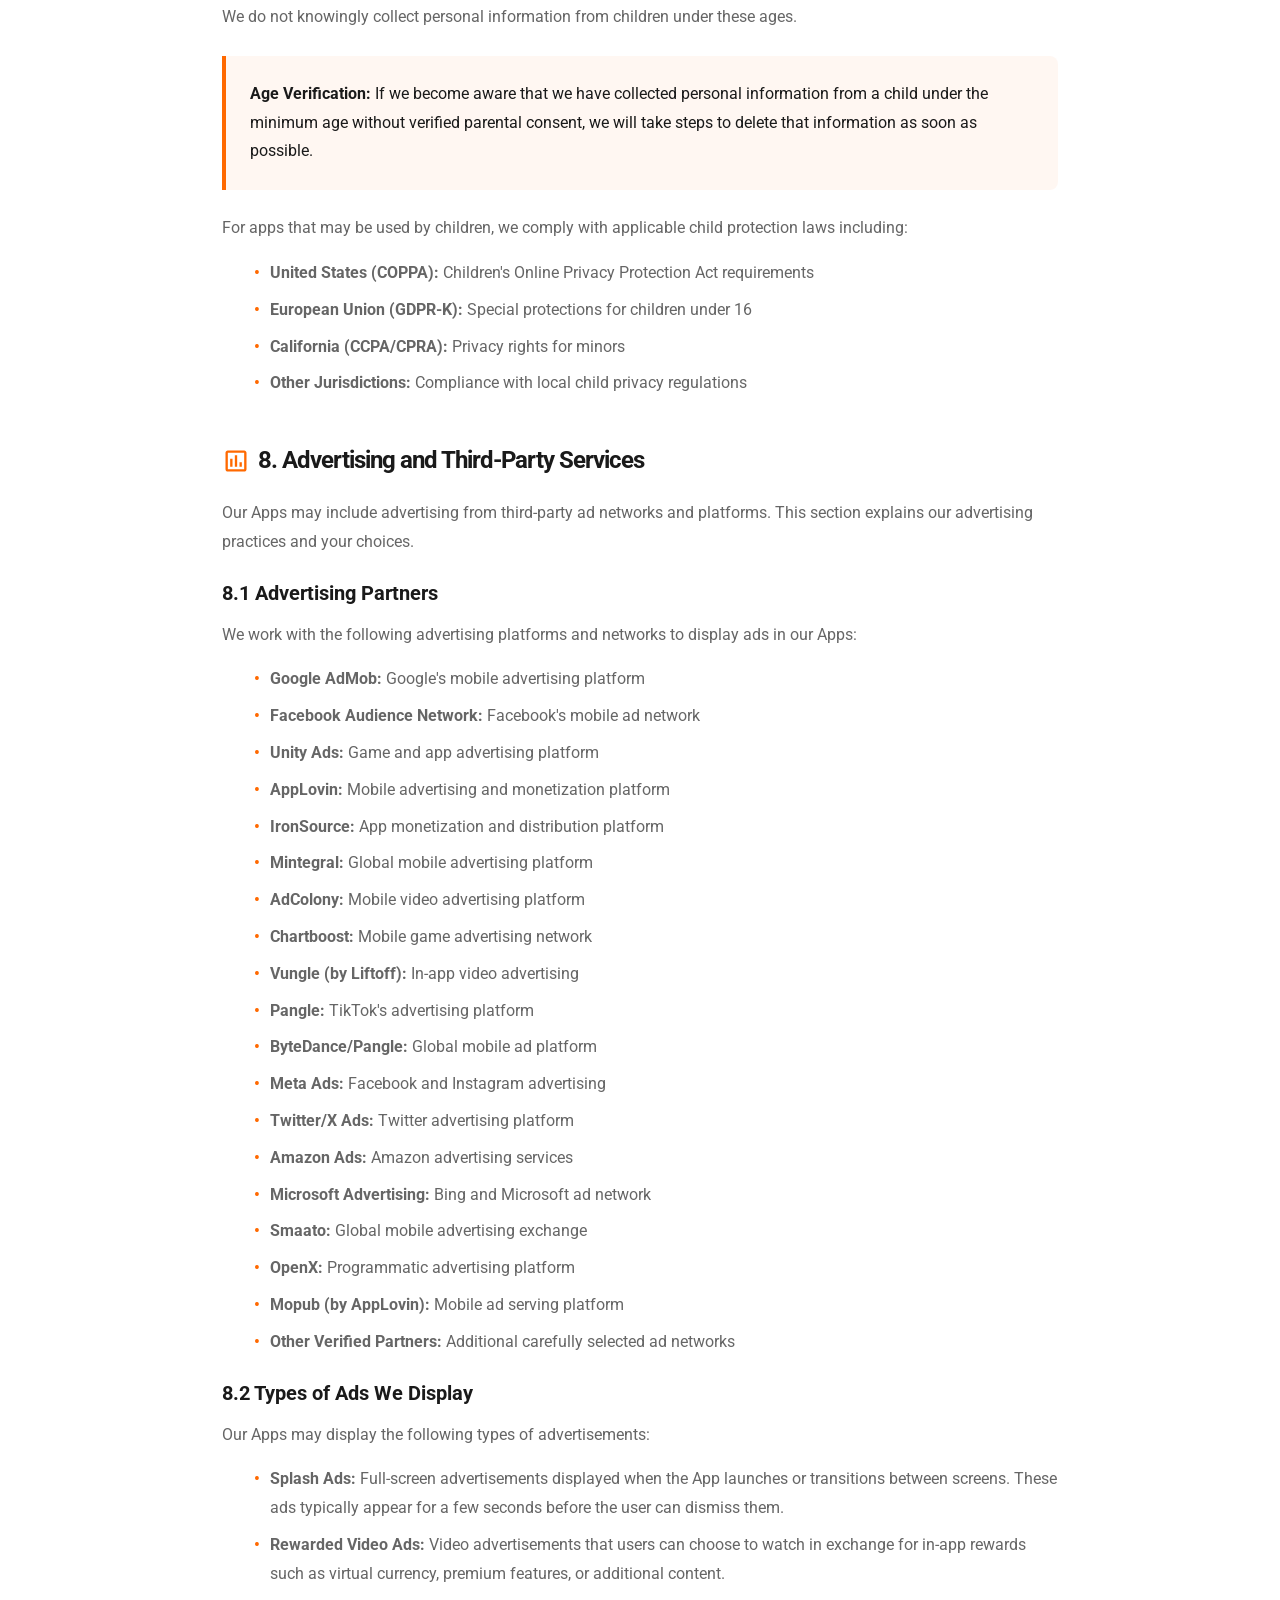
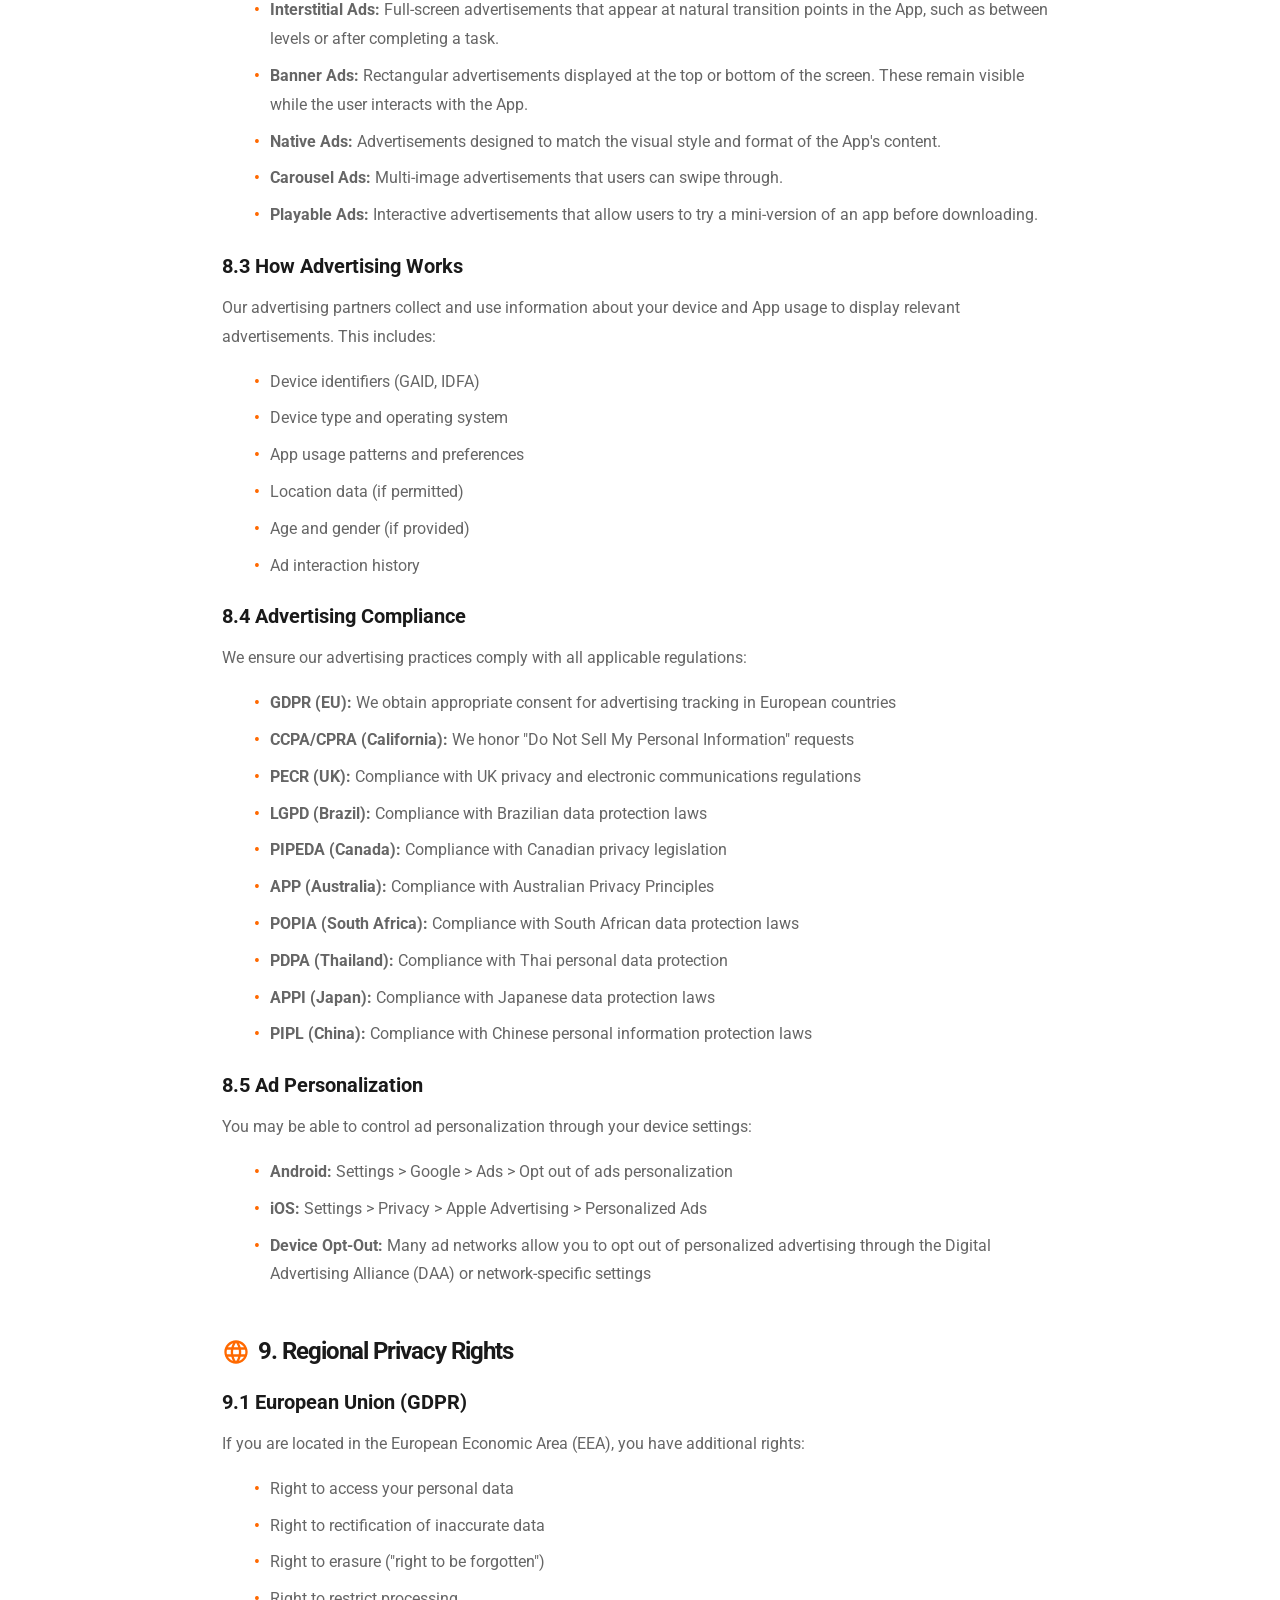
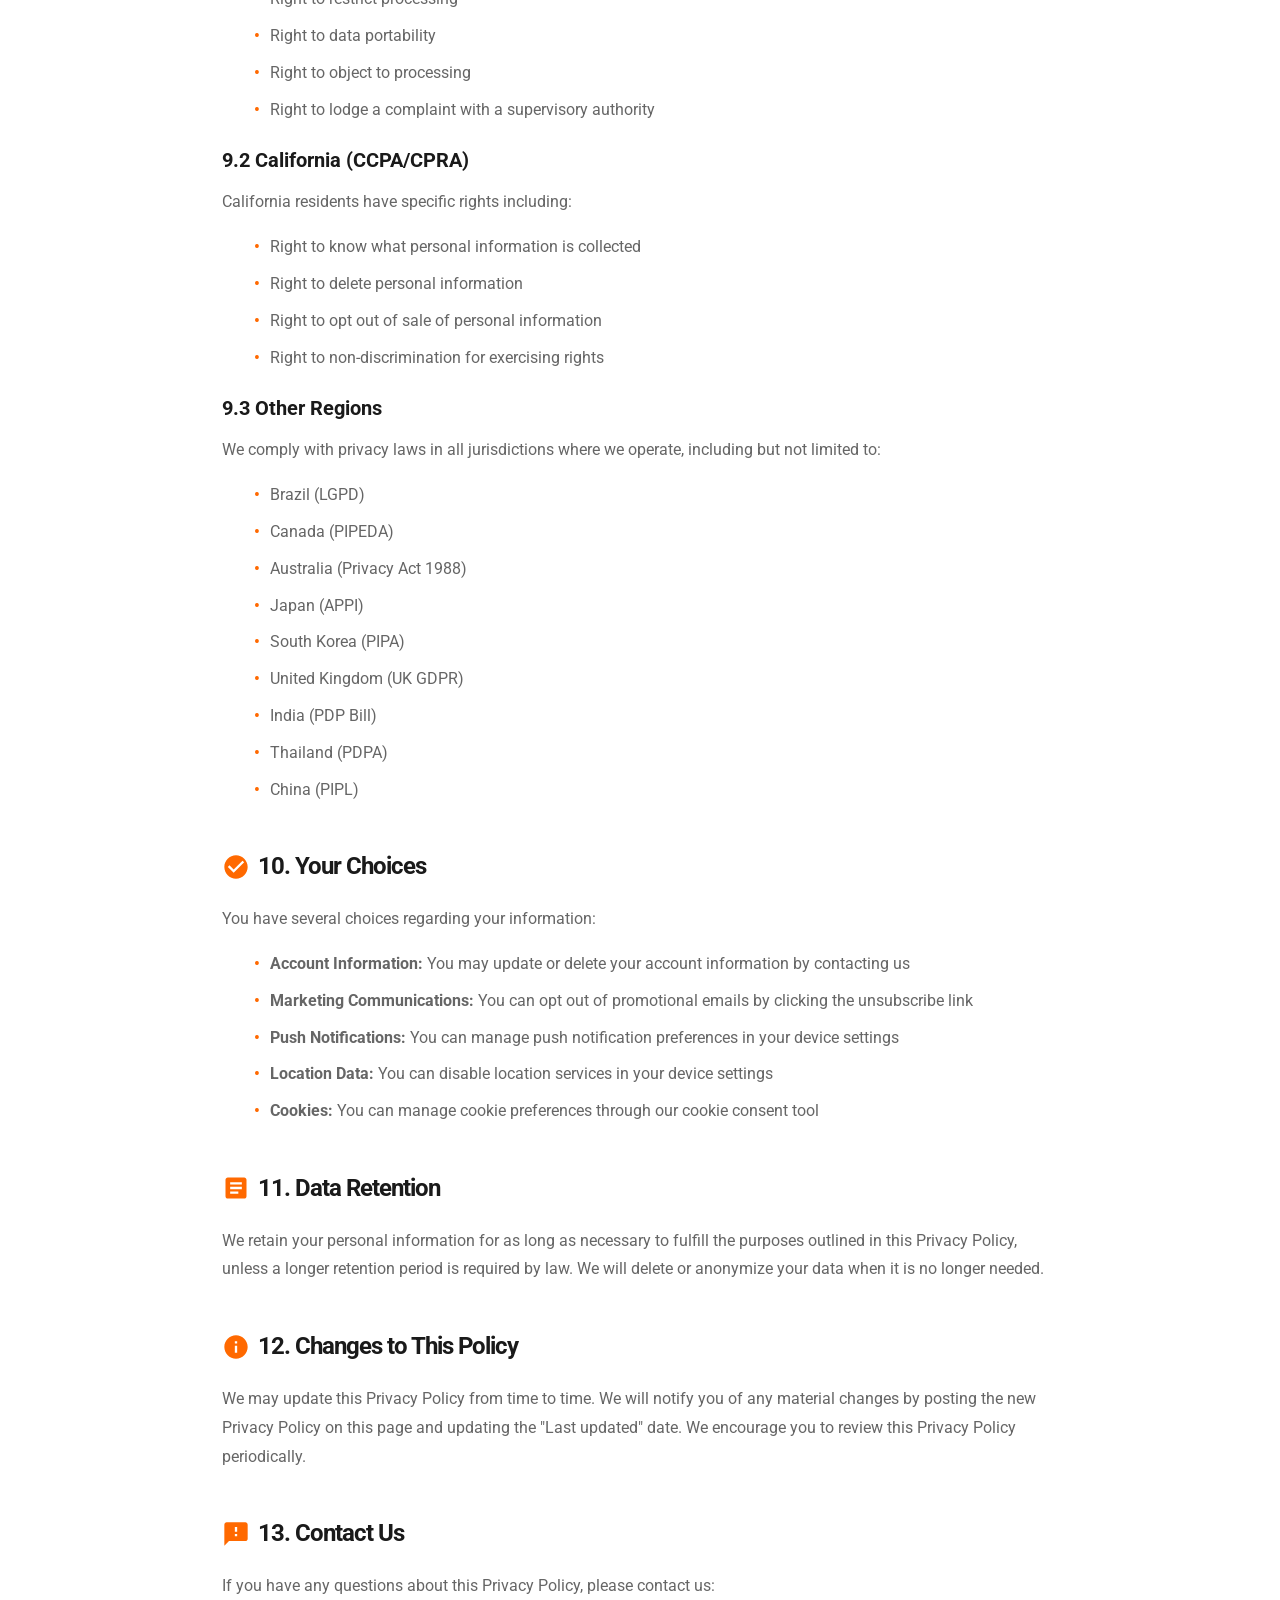
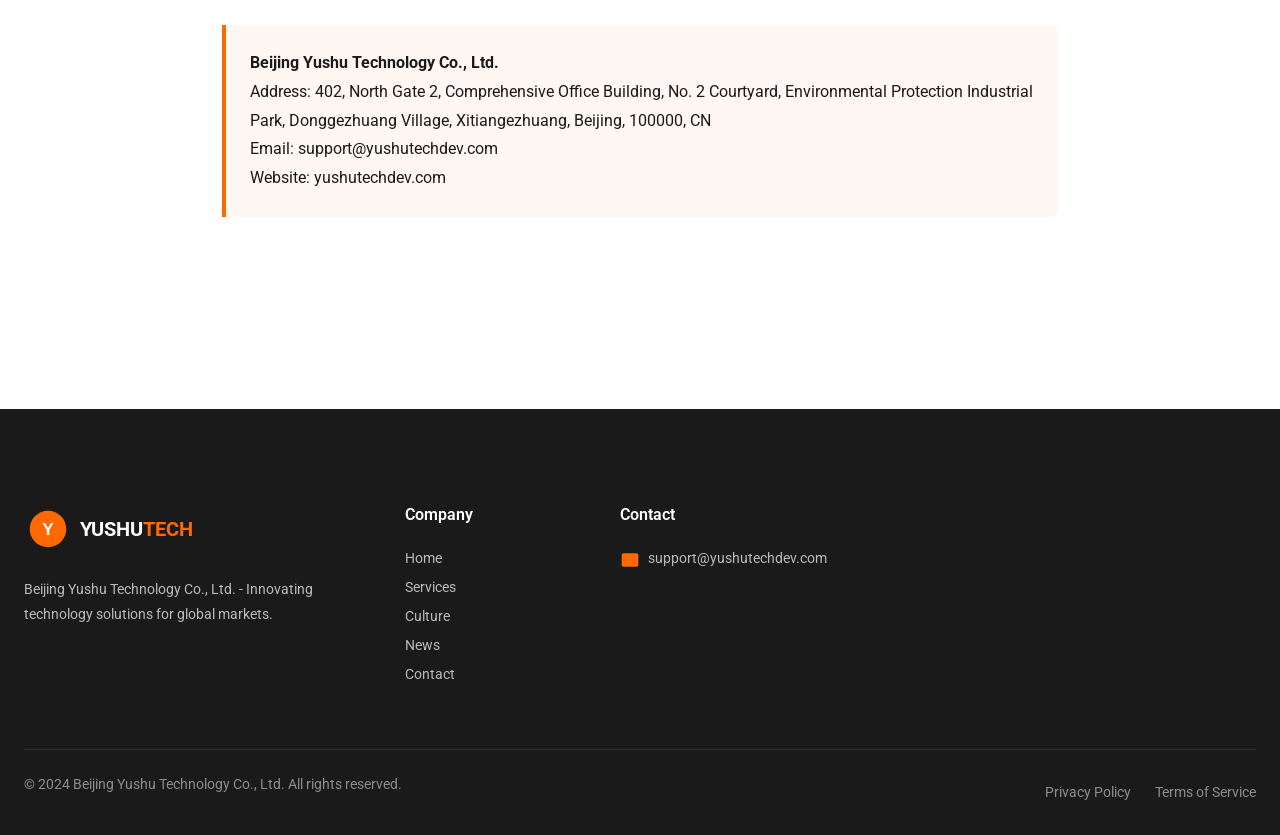
<file: privacy-policy.html>
<!DOCTYPE html>
<html lang="en">
<head>
    <meta charset="UTF-8">
    <meta name="viewport" content="width=device-width, initial-scale=1.0">
    <title>Privacy Policy - Beijing Yushu Technology Co., Ltd.</title>
    <meta name="description" content="Privacy Policy for Beijing Yushu Technology Co., Ltd. Learn how we collect, use, and protect your personal information.">
    <meta name="robots" content="noindex, follow">
    <link rel="icon" type="image/svg+xml" href="data:image/svg+xml,%3Csvg xmlns='http://www.w3.org/2000/svg' viewBox='0 0 100 100'%3E%3Ccircle cx='50' cy='50' r='38' fill='%23FF6900'/%3E%3Ctext x='50' y='60' font-size='40' fill='white' text-anchor='middle'%3EY%3C/text%3E%3C/svg%3E">
    <link rel="preconnect" href="https://fonts.googleapis.com">
    <link rel="preconnect" href="https://fonts.gstatic.com" crossorigin>
    <link href="https://fonts.googleapis.com/css2?family=Roboto:wght@300;400;500;700;900&display=swap" rel="stylesheet">
    <link rel="stylesheet" href="css/main.css">
    <link rel="stylesheet" href="css/animations.css">
</head>
<body>
    <div class="scroll-progress"></div>
    <header class="header">
        <div class="header-inner">
            <a href="index.html" class="logo"><svg viewBox="0 0 100 100" width="48" height="48"><defs><linearGradient id="logoGrad" x1="0%" y1="0%" x2="100%" y2="100%"><stop offset="0%" style="stop-color:#FF6900"/><stop offset="100%" style="stop-color:#E55C00"/></linearGradient></defs><circle cx="50" cy="50" r="45" fill="none" stroke="url(#logoGrad)" stroke-width="3" opacity="0.3"/><circle cx="50" cy="50" r="38" fill="url(#logoGrad)"/><text x="50" y="62" font-size="36" fill="white" text-anchor="middle" font-family="Arial" font-weight="bold">Y</text></svg><span class="logo-text">YUSHU<span>TECH</span></span></a>
            <nav class="nav">
                <ul class="nav-list">
                    <li><a href="index.html" class="nav-link">Home</a></li>
                    <li><a href="services.html" class="nav-link">Services</a></li>
                    <li><a href="culture.html" class="nav-link">Culture</a></li>
                    <li><a href="news.html" class="nav-link">News</a></li>
                    <li><a href="contact.html" class="nav-link">Contact</a></li>
                </ul>
                <a href="contact.html" class="btn btn-primary btn-sm">Get Started</a>
                <button class="menu-toggle" aria-label="Toggle menu"><span></span><span></span><span></span></button>
            </nav>
        </div>
    </header>
    <section class="page-header">
        <div class="container">
            <div class="page-header-content">
                <nav class="breadcrumb"><a href="index.html">Home</a><span>/</span><span>Privacy Policy</span></nav>
                <h1 class="page-title">Privacy <span class="text-gradient">Policy</span></h1>
                <p class="page-subtitle">Last updated: December 15, 2024</p>
            </div>
        </div>
    </section>
    <section class="section">
        <div class="container">
            <div class="policy-content">
                <div class="policy-section">
                    <h2><svg viewBox="0 0 24 24" fill="currentColor"><path d="M18 8h-1V6c0-2.76-2.24-5-5-5S7 3.24 7 6v2H6c-1.1 0-2 .9-2 2v10c0 1.1.9 2 2 2h12c1.1 0 2-.9 2-2V10c0-1.1-.9-2-2-2z"/></svg> 1. Introduction</h2>
                    <p>Beijing Yushu Technology Co., Ltd. ("we," "us," or "our") is committed to protecting your privacy. This Privacy Policy explains how we collect, use, disclose, and safeguard your information when you visit our website yushutechdev.com (the "Site"), use our mobile applications published on Google Play Store and Apple App Store (the "Apps"), or engage with our services.</p>
                    <p>Please read this Privacy Policy carefully. By accessing or using our Site, Apps, or services, you acknowledge that you have read, understood, and agree to be bound by all the terms of this Privacy Policy.</p>
                </div>
                <div class="policy-section">
                    <h2><svg viewBox="0 0 24 24" fill="currentColor"><path d="M12 2C6.48 2 2 6.48 2 12s4.48 10 10 10 10-4.48 10-10S17.52 2 12 2zm-2 15l-5-5 1.41-1.41L10 14.17l7.59-7.59L19 8l-9 9z"/></svg> 2. Information We Collect</h2>
                    <h3>2.1 Personal Information</h3>
                    <p>We may collect the following types of personal information:</p>
                    <ul>
                        <li>Name, email address, phone number, and postal address</li>
                        <li>Company name and job title</li>
                        <li>Payment information (processed securely through third-party payment processors)</li>
                        <li>Account credentials and profile information</li>
                        <li>Communication preferences</li>
                        <li>Any other information you voluntarily provide to us</li>
                    </ul>
                    <h3>2.2 Automatically Collected Information</h3>
                    <p>When you access our Site or use our Apps, we automatically collect certain information, including:</p>
                    <ul>
                        <li>Device identifiers, device type, and operating system</li>
                        <li>IP address and geolocation data</li>
                        <li>Browser type and version</li>
                        <li>Pages visited and time spent on our Site</li>
                        <li>App usage data and feature engagement</li>
                        <li>Referring/exit URLs</li>
                        <li>Crash logs and performance data</li>
                    </ul>
                </div>
                <div class="policy-section">
                    <h2><svg viewBox="0 0 24 24" fill="currentColor"><path d="M19 3H5c-1.1 0-2 .9-2 2v14c0 1.1.9 2 2 2h14c1.1 0 2-.9 2-2V5c0-1.1-.9-2-2-2zm0 16H5V5h14v14z"/></svg> 3. How We Use Your Information</h2>
                    <p>We use the information we collect for the following purposes:</p>
                    <ul>
                        <li>To provide, maintain, and improve our services</li>
                        <li>To process transactions and send related information</li>
                        <li>To send technical notices, updates, and support messages</li>
                        <li>To respond to your comments, questions, and requests</li>
                        <li>To communicate with you about products, services, and events</li>
                        <li>To monitor and analyze usage patterns and trends</li>
                        <li>To detect, prevent, and address technical issues</li>
                        <li>To protect the rights, property, and safety of our users and the public</li>
                        <li>To personalize your experience with our services</li>
                        <li>To comply with legal obligations</li>
                    </ul>
                </div>
                <div class="policy-section">
                    <h2><svg viewBox="0 0 24 24" fill="currentColor"><path d="M12 1L3 5v6c0 5.55 3.84 10.74 9 12 5.16-1.26 9-6.45 9-12V5l-9-4zm0 10.99h7c-.53 4.12-3.28 7.79-7 8.94V12H5V6.3l7-3.11v8.8z"/></svg> 4. Information Sharing and Disclosure</h2>
                    <p>We do not sell your personal information to third parties. We may share your information in the following circumstances:</p>
                    <ul>
                        <li><strong>Service Providers:</strong> We share information with trusted third-party service providers who assist us in operating our business, such as cloud hosting, analytics, payment processing, and customer support.</li>
                        <li><strong>Business Transfers:</strong> In the event of a merger, acquisition, or sale of assets, your information may be transferred as part of that transaction.</li>
                        <li><strong>Legal Requirements:</strong> We may disclose information if required by law, court order, or government request.</li>
                        <li><strong>Protection of Rights:</strong> We may disclose information to protect our legal rights, enforce our policies, or address fraud or security issues.</li>
                    </ul>
                </div>
                <div class="policy-section">
                    <h2><svg viewBox="0 0 24 24" fill="currentColor"><path d="M18 8h-1V6c0-2.76-2.24-5-5-5S7 3.24 7 6v2H6c-1.1 0-2 .9-2 2v10c0 1.1.9 2 2 2h12c1.1 0 2-.9 2-2V10c0-1.1-.9-2-2-2zm-6 9c-1.1 0-2-.9-2-2s.9-2 2-2 2 .9 2 2-.9 2-2 2zm3.1-9H8.9V6c0-1.71 1.39-3.1 3.1-3.1 1.71 0 3.1 1.39 3.1 3.1v2z"/></svg> 5. Data Security</h2>
                    <p>We implement appropriate technical and organizational measures to protect your personal information, including:</p>
                    <ul>
                        <li>Encryption of data in transit and at rest</li>
                        <li>Regular security assessments and audits</li>
                        <li>Access controls and authentication measures</li>
                        <li>Secure coding practices</li>
                        <li>Employee training on data protection</li>
                    </ul>
                    <p>However, no method of transmission over the Internet or electronic storage is 100% secure. While we strive to protect your information, we cannot guarantee absolute security.</p>
                </div>
                <div class="policy-section">
                    <h2><svg viewBox="0 0 24 24" fill="currentColor"><path d="M12 2C6.48 2 2 6.48 2 12s4.48 10 10 10 10-4.48 10-10S17.52 2 12 2zm-1 17.93c-3.95-.49-7-3.85-7-7.93 0-.62.08-1.21.21-1.79L9 15v1c0 1.1.9 2 2 2v1.93z"/></svg> 6. International Data Transfers</h2>
                    <p>Your information may be transferred to and processed in countries other than your country of residence. When we transfer personal data internationally, we ensure appropriate safeguards are in place, such as:</p>
                    <ul>
                        <li>Standard Contractual Clauses (SCCs) approved by relevant authorities</li>
                        <li>Binding Corporate Rules for intra-group transfers</li>
                        <li>Compliance with applicable data protection laws</li>
                    </ul>
                </div>
                <div class="policy-section">
                    <h2><svg viewBox="0 0 24 24" fill="currentColor"><path d="M12 12c2.21 0 4-1.79 4-4s-1.79-4-4-4-4 1.79-4 4 1.79 4 4 4zm0 2c-2.67 0-8 1.34-8 4v2h16v-2c0-2.66-5.33-4-8-4z"/></svg> 7. Children's Privacy</h2>
                    <p>Our services are not directed to children under the age of 13 (or 16 in certain jurisdictions such as the European Union). We do not knowingly collect personal information from children under these ages.</p>
                    <div class="policy-highlight">
                        <p><strong>Age Verification:</strong> If we become aware that we have collected personal information from a child under the minimum age without verified parental consent, we will take steps to delete that information as soon as possible.</p>
                    </div>
                    <p>For apps that may be used by children, we comply with applicable child protection laws including:</p>
                    <ul>
                        <li><strong>United States (COPPA):</strong> Children's Online Privacy Protection Act requirements</li>
                        <li><strong>European Union (GDPR-K):</strong> Special protections for children under 16</li>
                        <li><strong>California (CCPA/CPRA):</strong> Privacy rights for minors</li>
                        <li><strong>Other Jurisdictions:</strong> Compliance with local child privacy regulations</li>
                    </ul>
                </div>
                <div class="policy-section">
                    <h2><svg viewBox="0 0 24 24" fill="currentColor"><path d="M19 3H5c-1.1 0-2 .9-2 2v14c0 1.1.9 2 2 2h14c1.1 0 2-.9 2-2V5c0-1.1-.9-2-2-2zm0 16H5V5h14v14zM7 10h2v7H7zm4-3h2v10h-2zm4 6h2v4h-2z"/></svg> 8. Advertising and Third-Party Services</h2>
                    <p>Our Apps may include advertising from third-party ad networks and platforms. This section explains our advertising practices and your choices.</p>
                    
                    <h3>8.1 Advertising Partners</h3>
                    <p>We work with the following advertising platforms and networks to display ads in our Apps:</p>
                    <ul>
                        <li><strong>Google AdMob:</strong> Google's mobile advertising platform</li>
                        <li><strong>Facebook Audience Network:</strong> Facebook's mobile ad network</li>
                        <li><strong>Unity Ads:</strong> Game and app advertising platform</li>
                        <li><strong>AppLovin:</strong> Mobile advertising and monetization platform</li>
                        <li><strong>IronSource:</strong> App monetization and distribution platform</li>
                        <li><strong>Mintegral:</strong> Global mobile advertising platform</li>
                        <li><strong>AdColony:</strong> Mobile video advertising platform</li>
                        <li><strong>Chartboost:</strong> Mobile game advertising network</li>
                        <li><strong>Vungle (by Liftoff):</strong> In-app video advertising</li>
                        <li><strong>Pangle:</strong> TikTok's advertising platform</li>
                        <li><strong>ByteDance/Pangle:</strong> Global mobile ad platform</li>
                        <li><strong>Meta Ads:</strong> Facebook and Instagram advertising</li>
                        <li><strong>Twitter/X Ads:</strong> Twitter advertising platform</li>
                        <li><strong>Amazon Ads:</strong> Amazon advertising services</li>
                        <li><strong>Microsoft Advertising:</strong> Bing and Microsoft ad network</li>
                        <li><strong>Smaato:</strong> Global mobile advertising exchange</li>
                        <li><strong>OpenX:</strong> Programmatic advertising platform</li>
                        <li><strong>Mopub (by AppLovin):</strong> Mobile ad serving platform</li>
                        <li><strong>Other Verified Partners:</strong> Additional carefully selected ad networks</li>
                    </ul>
                    
                    <h3>8.2 Types of Ads We Display</h3>
                    <p>Our Apps may display the following types of advertisements:</p>
                    <ul>
                        <li><strong>Splash Ads:</strong> Full-screen advertisements displayed when the App launches or transitions between screens. These ads typically appear for a few seconds before the user can dismiss them.</li>
                        <li><strong>Rewarded Video Ads:</strong> Video advertisements that users can choose to watch in exchange for in-app rewards such as virtual currency, premium features, or additional content.</li>
                        <li><strong>Interstitial Ads:</strong> Full-screen advertisements that appear at natural transition points in the App, such as between levels or after completing a task.</li>
                        <li><strong>Banner Ads:</strong> Rectangular advertisements displayed at the top or bottom of the screen. These remain visible while the user interacts with the App.</li>
                        <li><strong>Native Ads:</strong> Advertisements designed to match the visual style and format of the App's content.</li>
                        <li><strong>Carousel Ads:</strong> Multi-image advertisements that users can swipe through.</li>
                        <li><strong>Playable Ads:</strong> Interactive advertisements that allow users to try a mini-version of an app before downloading.</li>
                    </ul>
                    
                    <h3>8.3 How Advertising Works</h3>
                    <p>Our advertising partners collect and use information about your device and App usage to display relevant advertisements. This includes:</p>
                    <ul>
                        <li>Device identifiers (GAID, IDFA)</li>
                        <li>Device type and operating system</li>
                        <li>App usage patterns and preferences</li>
                        <li>Location data (if permitted)</li>
                        <li>Age and gender (if provided)</li>
                        <li>Ad interaction history</li>
                    </ul>
                    
                    <h3>8.4 Advertising Compliance</h3>
                    <p>We ensure our advertising practices comply with all applicable regulations:</p>
                    <ul>
                        <li><strong>GDPR (EU):</strong> We obtain appropriate consent for advertising tracking in European countries</li>
                        <li><strong>CCPA/CPRA (California):</strong> We honor "Do Not Sell My Personal Information" requests</li>
                        <li><strong>PECR (UK):</strong> Compliance with UK privacy and electronic communications regulations</li>
                        <li><strong>LGPD (Brazil):</strong> Compliance with Brazilian data protection laws</li>
                        <li><strong>PIPEDA (Canada):</strong> Compliance with Canadian privacy legislation</li>
                        <li><strong>APP (Australia):</strong> Compliance with Australian Privacy Principles</li>
                        <li><strong>POPIA (South Africa):</strong> Compliance with South African data protection laws</li>
                        <li><strong>PDPA (Thailand):</strong> Compliance with Thai personal data protection</li>
                        <li><strong>APPI (Japan):</strong> Compliance with Japanese data protection laws</li>
                        <li><strong>PIPL (China):</strong> Compliance with Chinese personal information protection laws</li>
                    </ul>
                    
                    <h3>8.5 Ad Personalization</h3>
                    <p>You may be able to control ad personalization through your device settings:</p>
                    <ul>
                        <li><strong>Android:</strong> Settings > Google > Ads > Opt out of ads personalization</li>
                        <li><strong>iOS:</strong> Settings > Privacy > Apple Advertising > Personalized Ads</li>
                        <li><strong>Device Opt-Out:</strong> Many ad networks allow you to opt out of personalized advertising through the Digital Advertising Alliance (DAA) or network-specific settings</li>
                    </ul>
                </div>
                <div class="policy-section">
                    <h2><svg viewBox="0 0 24 24" fill="currentColor"><path d="M11.99 2C6.47 2 2 6.48 2 12s4.47 10 9.99 10C17.52 22 22 17.52 22 12S17.52 2 11.99 2zm6.93 6h-2.95c-.32-1.25-.78-2.45-1.38-3.56 1.84.63 3.37 1.91 4.33 3.56zM12 4.04c.83 1.2 1.48 2.53 1.91 3.96h-3.82c.43-1.43 1.08-2.76 1.91-3.96zM4.26 14C4.1 13.36 4 12.69 4 12s.1-1.36.26-2h3.38c-.08.66-.14 1.32-.14 2 0 .68.06 1.34.14 2H4.26zm.82 2h2.95c.32 1.25.78 2.45 1.38 3.56-1.84-.63-3.37-1.9-4.33-3.56zm2.95-8H5.08c.96-1.66 2.49-2.93 4.33-3.56C8.81 5.55 8.35 6.75 8.03 8zM12 19.96c-.83-1.2-1.48-2.53-1.91-3.96h3.82c-.43 1.43-1.08 2.76-1.91 3.96zM14.34 14H9.66c-.09-.66-.16-1.32-.16-2 0-.68.07-1.35.16-2h4.68c.09.65.16 1.32.16 2 0 .68-.07 1.34-.16 2zm.25 5.56c.6-1.11 1.06-2.31 1.38-3.56h2.95c-.96 1.65-2.49 2.93-4.33 3.56zM16.36 14c.08-.66.14-1.32.14-2 0-.68-.06-1.34-.14-2h3.38c.16.64.26 1.31.26 2s-.1 1.36-.26 2h-3.38z"/></svg> 9. Regional Privacy Rights</h2>
                    <h3>9.1 European Union (GDPR)</h3>
                    <p>If you are located in the European Economic Area (EEA), you have additional rights:</p>
                    <ul>
                        <li>Right to access your personal data</li>
                        <li>Right to rectification of inaccurate data</li>
                        <li>Right to erasure ("right to be forgotten")</li>
                        <li>Right to restrict processing</li>
                        <li>Right to data portability</li>
                        <li>Right to object to processing</li>
                        <li>Right to lodge a complaint with a supervisory authority</li>
                    </ul>
                    <h3>9.2 California (CCPA/CPRA)</h3>
                    <p>California residents have specific rights including:</p>
                    <ul>
                        <li>Right to know what personal information is collected</li>
                        <li>Right to delete personal information</li>
                        <li>Right to opt out of sale of personal information</li>
                        <li>Right to non-discrimination for exercising rights</li>
                    </ul>
                    <h3>9.3 Other Regions</h3>
                    <p>We comply with privacy laws in all jurisdictions where we operate, including but not limited to:</p>
                    <ul>
                        <li>Brazil (LGPD)</li>
                        <li>Canada (PIPEDA)</li>
                        <li>Australia (Privacy Act 1988)</li>
                        <li>Japan (APPI)</li>
                        <li>South Korea (PIPA)</li>
                        <li>United Kingdom (UK GDPR)</li>
                        <li>India (PDP Bill)</li>
                        <li>Thailand (PDPA)</li>
                        <li>China (PIPL)</li>
                    </ul>
                </div>
                <div class="policy-section">
                    <h2><svg viewBox="0 0 24 24" fill="currentColor"><path d="M12 2C6.48 2 2 6.48 2 12s4.48 10 10 10 10-4.48 10-10S17.52 2 12 2zm-2 15l-5-5 1.41-1.41L10 14.17l7.59-7.59L19 8l-9 9z"/></svg> 10. Your Choices</h2>
                    <p>You have several choices regarding your information:</p>
                    <ul>
                        <li><strong>Account Information:</strong> You may update or delete your account information by contacting us</li>
                        <li><strong>Marketing Communications:</strong> You can opt out of promotional emails by clicking the unsubscribe link</li>
                        <li><strong>Push Notifications:</strong> You can manage push notification preferences in your device settings</li>
                        <li><strong>Location Data:</strong> You can disable location services in your device settings</li>
                        <li><strong>Cookies:</strong> You can manage cookie preferences through our cookie consent tool</li>
                    </ul>
                </div>
                <div class="policy-section">
                    <h2><svg viewBox="0 0 24 24" fill="currentColor"><path d="M19 3H5c-1.1 0-2 .9-2 2v14c0 1.1.9 2 2 2h14c1.1 0 2-.9 2-2V5c0-1.1-.9-2-2-2zm-5 14H7v-2h7v2zm3-4H7v-2h10v2zm0-4H7V7h10v2z"/></svg> 11. Data Retention</h2>
                    <p>We retain your personal information for as long as necessary to fulfill the purposes outlined in this Privacy Policy, unless a longer retention period is required by law. We will delete or anonymize your data when it is no longer needed.</p>
                </div>
                <div class="policy-section">
                    <h2><svg viewBox="0 0 24 24" fill="currentColor"><path d="M12 2C6.48 2 2 6.48 2 12s4.48 10 10 10 10-4.48 10-10S17.52 2 12 2zm1 15h-2v-6h2v6zm0-8h-2V7h2v2z"/></svg> 12. Changes to This Policy</h2>
                    <p>We may update this Privacy Policy from time to time. We will notify you of any material changes by posting the new Privacy Policy on this page and updating the "Last updated" date. We encourage you to review this Privacy Policy periodically.</p>
                </div>
                <div class="policy-section">
                    <h2><svg viewBox="0 0 24 24" fill="currentColor"><path d="M20 2H4c-1.1 0-1.99.9-1.99 2L2 22l4-4h14c1.1 0 2-.9 2-2V4c0-1.1-.9-2-2-2zm-7 12h-2v-2h2v2zm0-4h-2V6h2v4z"/></svg> 13. Contact Us</h2>
                    <p>If you have any questions about this Privacy Policy, please contact us:</p>
                    <div class="policy-highlight">
                        <p><strong>Beijing Yushu Technology Co., Ltd.</strong><br>
                        Address: 402, North Gate 2, Comprehensive Office Building, No. 2 Courtyard, Environmental Protection Industrial Park, Donggezhuang Village, Xitiangezhuang, Beijing, 100000, CN<br>
                        Email: <a href="mailto:support@yushutechdev.com">support@yushutechdev.com</a><br>
                        Website: <a href="https://yushutechdev.com">yushutechdev.com</a></p>
                    </div>
                </div>
            </div>
        </div>
    </section>
    <footer class="footer">
        <div class="container">
            <div class="footer-main">
                <div class="footer-brand"><div class="footer-logo"><svg viewBox="0 0 100 100" width="48" height="48"><circle cx="50" cy="50" r="38" fill="#FF6900"/><text x="50" y="62" font-size="36" fill="white" text-anchor="middle" font-family="Arial" font-weight="bold">Y</text></svg><span class="footer-logo-text">YUSHU<span>TECH</span></span></div><p class="footer-description">Beijing Yushu Technology Co., Ltd. - Innovating technology solutions for global markets.</p></div>
                <div class="footer-column"><h4>Company</h4><nav class="footer-links"><a href="index.html" class="footer-link">Home</a><a href="services.html" class="footer-link">Services</a><a href="culture.html" class="footer-link">Culture</a><a href="news.html" class="footer-link">News</a><a href="contact.html" class="footer-link">Contact</a></nav></div>
                <div class="footer-column"><h4>Contact</h4><div class="footer-contact"><div class="footer-contact-item"><svg viewBox="0 0 24 24" fill="currentColor"><path d="M20 4H4c-1.1 0-1.99.9-1.99 2L2 18c0 1.1.9 2 2 2h16c1.1 0 2-.9 2-2V6c0-1.1-.9-2-2-2z"/></svg><span>support@yushutechdev.com</span></div></div></div>
            </div>
            <div class="footer-bottom"><p class="footer-copyright">© 2024 Beijing Yushu Technology Co., Ltd. All rights reserved.</p><nav class="footer-legal"><a href="privacy-policy.html">Privacy Policy</a><a href="terms-of-service.html">Terms of Service</a></nav></div>
        </div>
    </footer>
    <script src="js/main.js"></script>
</body>
</html>
</file>
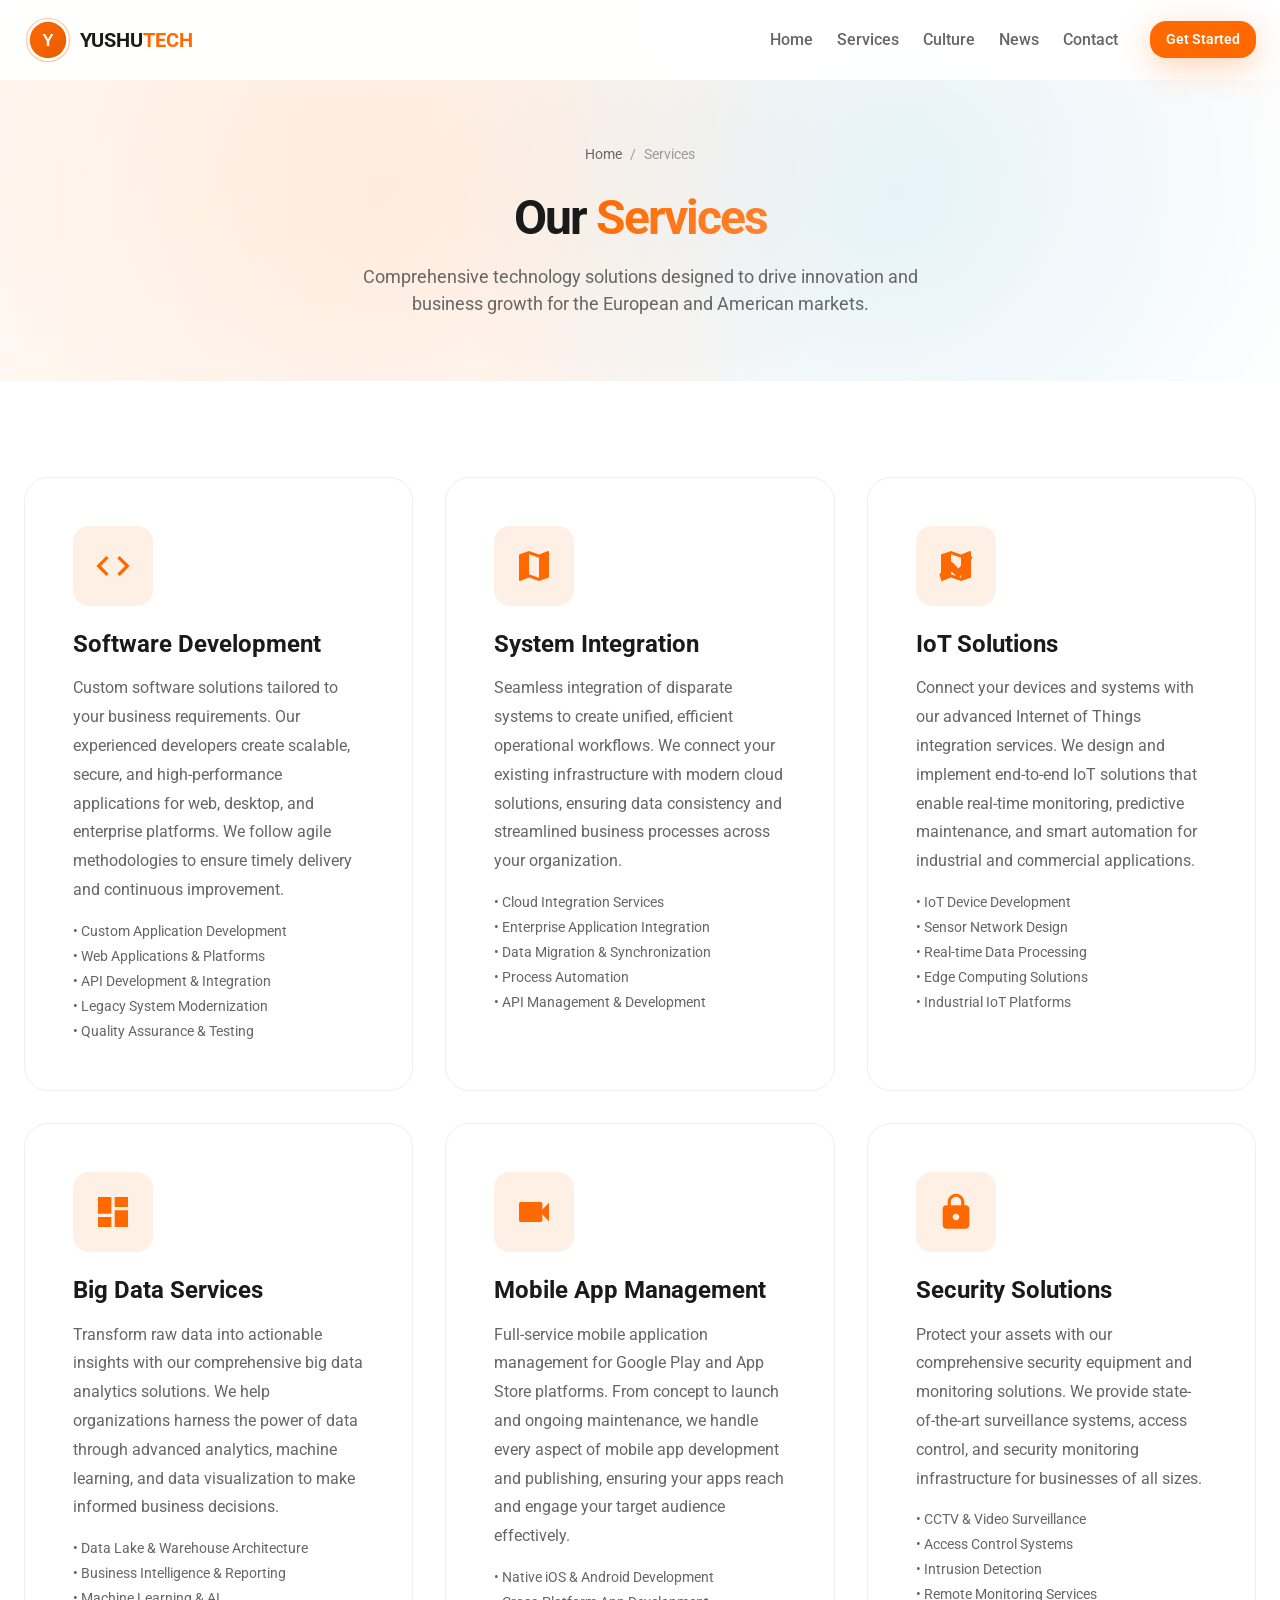
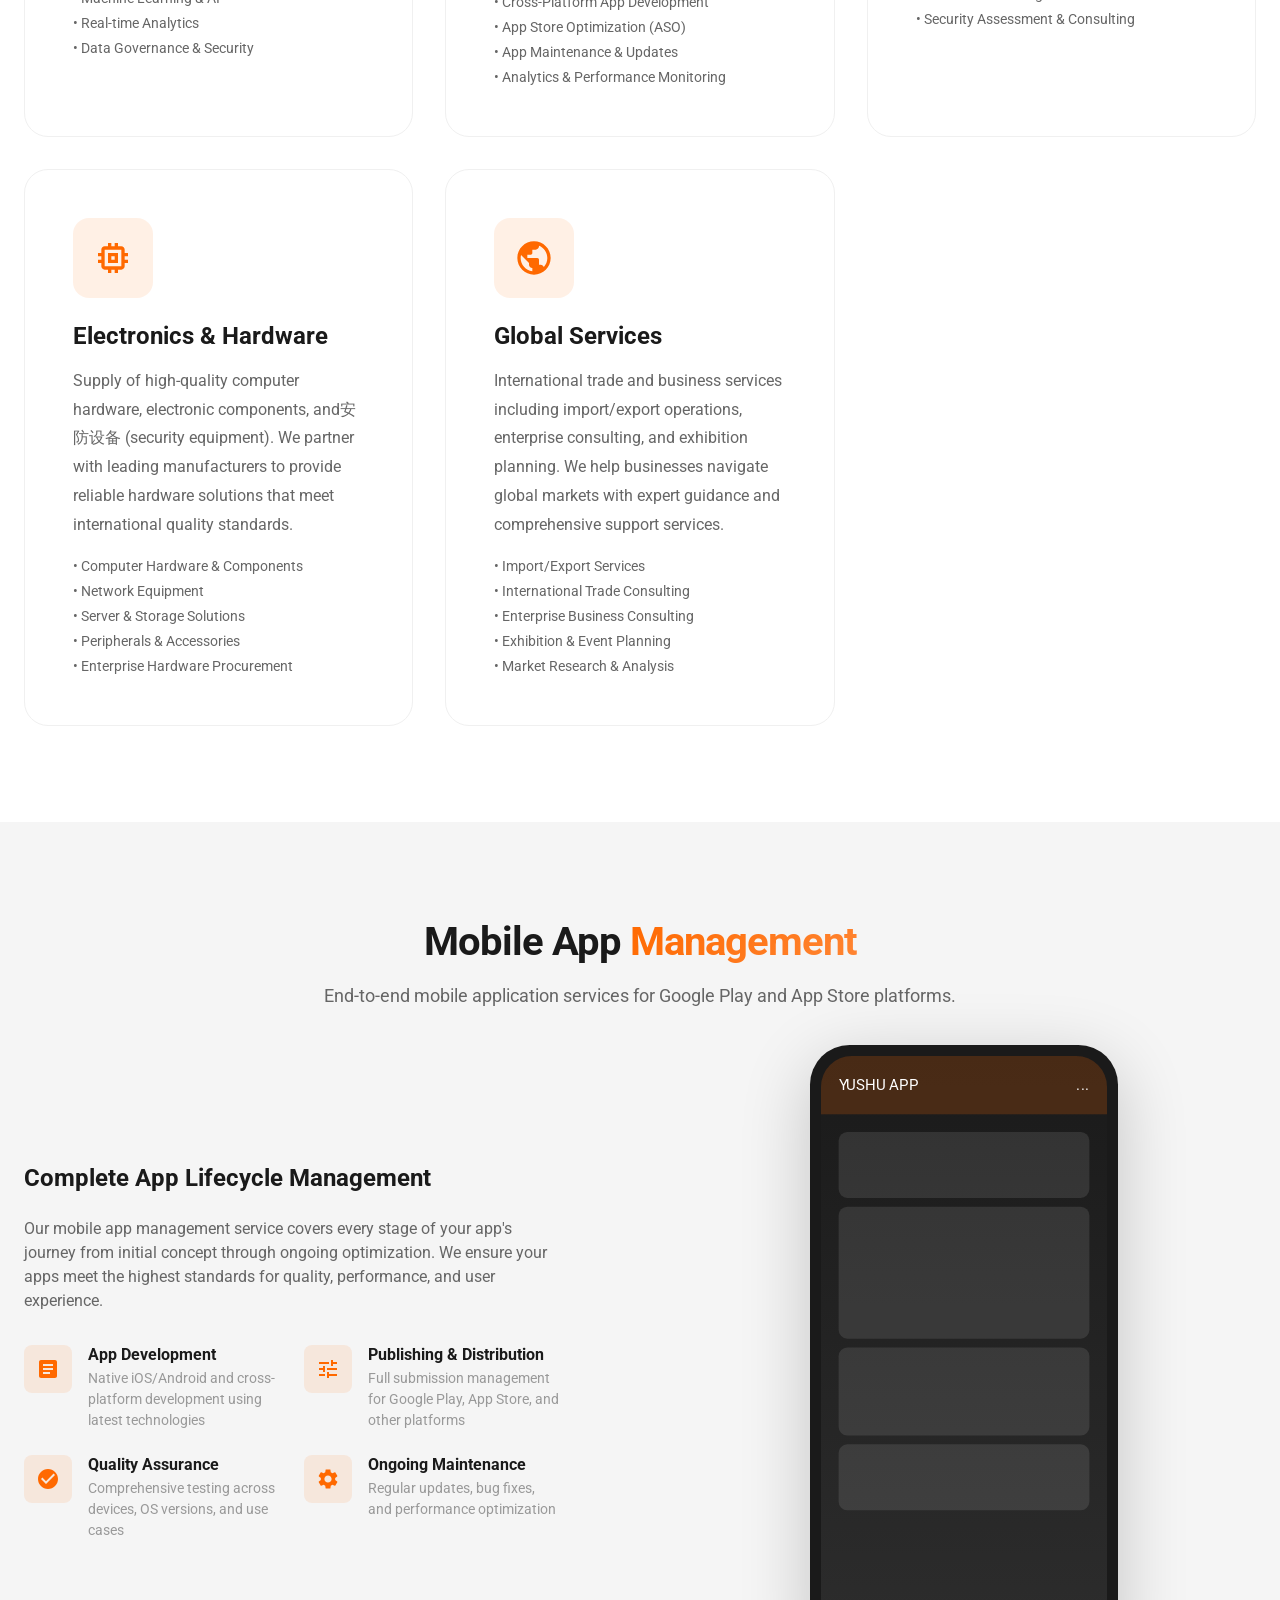
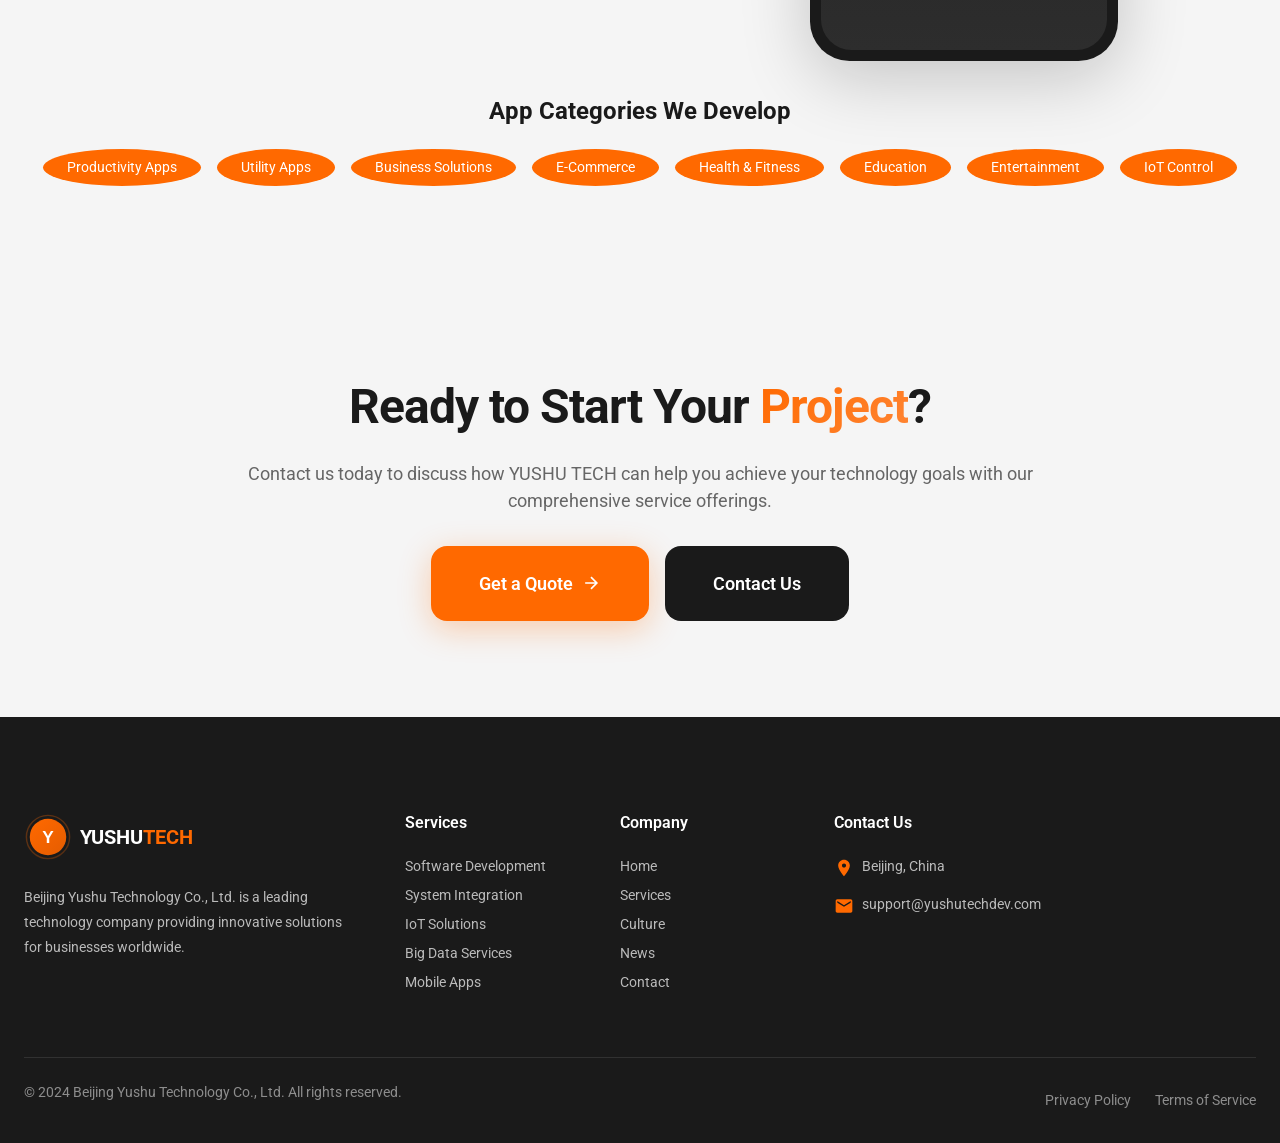
<file: services.html>
<!DOCTYPE html>
<html lang="en">
<head>
    <meta charset="UTF-8">
    <meta name="viewport" content="width=device-width, initial-scale=1.0">
    <meta http-equiv="X-UA-Compatible" content="IE=edge">
    
    <!-- SEO Meta Tags -->
    <title>Services - Beijing Yushu Technology Co., Ltd.</title>
    <meta name="description" content="Explore our comprehensive technology services including software development, IoT solutions, big data analytics, mobile app management, system integration, and enterprise consulting.">
    <meta name="keywords" content="software development, IoT solutions, big data, mobile apps, system integration, enterprise consulting, Beijing Yushu Technology">
    <meta name="author" content="Beijing Yushu Technology Co., Ltd.">
    <meta name="robots" content="index, follow">
    <link rel="canonical" href="https://yushutechdev.com/services.html">
    
    <!-- Open Graph -->
    <meta property="og:type" content="website">
    <meta property="og:url" content="https://yushutechdev.com/services.html">
    <meta property="og:title" content="Our Services - Beijing Yushu Technology Co., Ltd.">
    <meta property="og:description" content="Comprehensive technology solutions for global markets.">
    
    <!-- Favicon -->
    <link rel="icon" type="image/svg+xml" href="data:image/svg+xml,%3Csvg xmlns='http://www.w3.org/2000/svg' viewBox='0 0 100 100'%3E%3Ccircle cx='50' cy='50' r='38' fill='%23FF6900'/%3E%3Ctext x='50' y='60' font-size='40' fill='white' text-anchor='middle' font-family='Arial'%3EY%3C/text%3E%3C/svg%3E">
    
    <!-- Google Fonts -->
    <link rel="preconnect" href="https://fonts.googleapis.com">
    <link rel="preconnect" href="https://fonts.gstatic.com" crossorigin>
    <link href="https://fonts.googleapis.com/css2?family=Roboto:wght@300;400;500;700;900&display=swap" rel="stylesheet">
    
    <!-- Stylesheets -->
    <link rel="stylesheet" href="css/main.css">
    <link rel="stylesheet" href="css/animations.css">
</head>
<body>
    <div class="scroll-progress"></div>
    
    <!-- Header -->
    <header class="header">
        <div class="header-inner">
            <a href="index.html" class="logo" aria-label="Beijing Yushu Technology - Home">
                <svg viewBox="0 0 100 100" width="48" height="48" aria-hidden="true">
                    <defs>
                        <linearGradient id="logoGrad" x1="0%" y1="0%" x2="100%" y2="100%">
                            <stop offset="0%" style="stop-color:#FF6900"/>
                            <stop offset="100%" style="stop-color:#E55C00"/>
                        </linearGradient>
                    </defs>
                    <circle cx="50" cy="50" r="45" fill="none" stroke="url(#logoGrad)" stroke-width="3" opacity="0.3"/>
                    <circle cx="50" cy="50" r="38" fill="url(#logoGrad)"/>
                    <text x="50" y="62" font-size="36" fill="white" text-anchor="middle" font-family="Arial" font-weight="bold">Y</text>
                </svg>
                <span class="logo-text">YUSHU<span>TECH</span></span>
            </a>
            
            <nav class="nav">
                <ul class="nav-list">
                    <li><a href="index.html" class="nav-link">Home</a></li>
                    <li><a href="services.html" class="nav-link active">Services</a></li>
                    <li><a href="culture.html" class="nav-link">Culture</a></li>
                    <li><a href="news.html" class="nav-link">News</a></li>
                    <li><a href="contact.html" class="nav-link">Contact</a></li>
                </ul>
                <div class="nav-cta">
                    <a href="contact.html" class="btn btn-primary btn-sm">Get Started</a>
                </div>
                <button class="menu-toggle" aria-label="Toggle menu">
                    <span></span>
                    <span></span>
                    <span></span>
                </button>
            </nav>
        </div>
    </header>
    
    <!-- Page Header -->
    <section class="page-header">
        <div class="container">
            <div class="page-header-content">
                <nav class="breadcrumb" aria-label="Breadcrumb">
                    <a href="index.html">Home</a>
                    <span>/</span>
                    <span>Services</span>
                </nav>
                <h1 class="page-title">Our <span class="text-gradient">Services</span></h1>
                <p class="page-subtitle">
                    Comprehensive technology solutions designed to drive innovation and business growth for the European and American markets.
                </p>
            </div>
        </div>
    </section>
    
    <!-- Main Services Section -->
    <section class="section" id="main-services">
        <div class="container">
            <div class="services-grid">
                <!-- Software Development -->
                <div class="service-card reveal">
                    <div class="service-content">
                        <div class="service-icon">
                            <svg viewBox="0 0 24 24" fill="currentColor">
                                <path d="M9.4 16.6L4.8 12l4.6-4.6L8 6l-6 6 6 6 1.4-1.4zm5.2 0l4.6-4.6-4.6-4.6L16 6l6 6-6 6-1.4-1.4z"/>
                            </svg>
                        </div>
                        <h3 class="service-title">Software Development</h3>
                        <p class="service-description">
                            Custom software solutions tailored to your business requirements. Our experienced developers create scalable, secure, and high-performance applications for web, desktop, and enterprise platforms. We follow agile methodologies to ensure timely delivery and continuous improvement.
                        </p>
                        <ul style="margin-top: var(--spacing-md); color: var(--text-secondary); font-size: var(--font-size-sm);">
                            <li style="margin-bottom: var(--spacing-xs);">• Custom Application Development</li>
                            <li style="margin-bottom: var(--spacing-xs);">• Web Applications & Platforms</li>
                            <li style="margin-bottom: var(--spacing-xs);">• API Development & Integration</li>
                            <li style="margin-bottom: var(--spacing-xs);">• Legacy System Modernization</li>
                            <li>• Quality Assurance & Testing</li>
                        </ul>
                    </div>
                </div>
                
                <!-- System Integration -->
                <div class="service-card reveal">
                    <div class="service-content">
                        <div class="service-icon">
                            <svg viewBox="0 0 24 24" fill="currentColor">
                                <path d="M20.5 3l-.16.03L15 5.1 9 3 3.36 4.9c-.21.07-.36.25-.36.48V20.5c0 .28.22.5.5.5l.16-.03L9 18.9l6 2.1 5.64-1.9c.21-.07.36-.25.36-.48V3.5c0-.28-.22-.5-.5-.5zM15 19l-6-2.11V5l6 2.11V19Z"/>
                            </svg>
                        </div>
                        <h3 class="service-title">System Integration</h3>
                        <p class="service-description">
                            Seamless integration of disparate systems to create unified, efficient operational workflows. We connect your existing infrastructure with modern cloud solutions, ensuring data consistency and streamlined business processes across your organization.
                        </p>
                        <ul style="margin-top: var(--spacing-md); color: var(--text-secondary); font-size: var(--font-size-sm);">
                            <li style="margin-bottom: var(--spacing-xs);">• Cloud Integration Services</li>
                            <li style="margin-bottom: var(--spacing-xs);">• Enterprise Application Integration</li>
                            <li style="margin-bottom: var(--spacing-xs);">• Data Migration & Synchronization</li>
                            <li style="margin-bottom: var(--spacing-xs);">• Process Automation</li>
                            <li>• API Management & Development</li>
                        </ul>
                    </div>
                </div>
                
                <!-- IoT Solutions -->
                <div class="service-card reveal">
                    <div class="service-content">
                        <div class="service-icon">
                            <svg viewBox="0 0 24 24" fill="currentColor">
                                <path d="M20.5 3l-.16.03L15 5.1 9 3 3.36 4.9c-.21.07-.36.25-.36.48V20.5c0 .28.22.5.5.5l.16-.03L9 18.9l6 2.1 5.64-1.9c.21-.07.36-.25.36-.48V3.5c0-.28-.22-.5-.5-.5zM15 19l-6-2.11V5l6 2.11V19ZM3.5 21.5l6-6.01 4 4L22 6.92l-1.41-1.41-7.09 7.97-4-4L2 16.99z"/>
                            </svg>
                        </div>
                        <h3 class="service-title">IoT Solutions</h3>
                        <p class="service-description">
                            Connect your devices and systems with our advanced Internet of Things integration services. We design and implement end-to-end IoT solutions that enable real-time monitoring, predictive maintenance, and smart automation for industrial and commercial applications.
                        </p>
                        <ul style="margin-top: var(--spacing-md); color: var(--text-secondary); font-size: var(--font-size-sm);">
                            <li style="margin-bottom: var(--spacing-xs);">• IoT Device Development</li>
                            <li style="margin-bottom: var(--spacing-xs);">• Sensor Network Design</li>
                            <li style="margin-bottom: var(--spacing-xs);">• Real-time Data Processing</li>
                            <li style="margin-bottom: var(--spacing-xs);">• Edge Computing Solutions</li>
                            <li>• Industrial IoT Platforms</li>
                        </ul>
                    </div>
                </div>
                
                <!-- Big Data Services -->
                <div class="service-card reveal">
                    <div class="service-content">
                        <div class="service-icon">
                            <svg viewBox="0 0 24 24" fill="currentColor">
                                <path d="M3 13h8V3H3v10zm0 8h8v-6H3v6zm10 0h8V11h-8v10zm0-18v6h8V3h-8z"/>
                            </svg>
                        </div>
                        <h3 class="service-title">Big Data Services</h3>
                        <p class="service-description">
                            Transform raw data into actionable insights with our comprehensive big data analytics solutions. We help organizations harness the power of data through advanced analytics, machine learning, and data visualization to make informed business decisions.
                        </p>
                        <ul style="margin-top: var(--spacing-md); color: var(--text-secondary); font-size: var(--font-size-sm);">
                            <li style="margin-bottom: var(--spacing-xs);">• Data Lake & Warehouse Architecture</li>
                            <li style="margin-bottom: var(--spacing-xs);">• Business Intelligence & Reporting</li>
                            <li style="margin-bottom: var(--spacing-xs);">• Machine Learning & AI</li>
                            <li style="margin-bottom: var(--spacing-xs);">• Real-time Analytics</li>
                            <li>• Data Governance & Security</li>
                        </ul>
                    </div>
                </div>
                
                <!-- Mobile App Management -->
                <div class="service-card reveal">
                    <div class="service-content">
                        <div class="service-icon">
                            <svg viewBox="0 0 24 24" fill="currentColor">
                                <path d="M17 10.5V7c0-.55-.45-1-1-1H4c-.55 0-1 .45-1 1v10c0 .55.45 1 1 1h12c.55 0 1-.45 1-1v-3.5l4 4v-11l-4 4z"/>
                            </svg>
                        </div>
                        <h3 class="service-title">Mobile App Management</h3>
                        <p class="service-description">
                            Full-service mobile application management for Google Play and App Store platforms. From concept to launch and ongoing maintenance, we handle every aspect of mobile app development and publishing, ensuring your apps reach and engage your target audience effectively.
                        </p>
                        <ul style="margin-top: var(--spacing-md); color: var(--text-secondary); font-size: var(--font-size-sm);">
                            <li style="margin-bottom: var(--spacing-xs);">• Native iOS & Android Development</li>
                            <li style="margin-bottom: var(--spacing-xs);">• Cross-Platform App Development</li>
                            <li style="margin-bottom: var(--spacing-xs);">• App Store Optimization (ASO)</li>
                            <li style="margin-bottom: var(--spacing-xs);">• App Maintenance & Updates</li>
                            <li>• Analytics & Performance Monitoring</li>
                        </ul>
                    </div>
                </div>
                
                <!-- Security Solutions -->
                <div class="service-card reveal">
                    <div class="service-content">
                        <div class="service-icon">
                            <svg viewBox="0 0 24 24" fill="currentColor">
                                <path d="M18 8h-1V6c0-2.76-2.24-5-5-5S7 3.24 7 6v2H6c-1.1 0-2 .9-2 2v10c0 1.1.9 2 2 2h12c1.1 0 2-.9 2-2V10c0-1.1-.9-2-2-2zm-6 9c-1.1 0-2-.9-2-2s.9-2 2-2 2 .9 2 2-.9 2-2 2zm3.1-9H8.9V6c0-1.71 1.39-3.1 3.1-3.1 1.71 0 3.1 1.39 3.1 3.1v2z"/>
                            </svg>
                        </div>
                        <h3 class="service-title">Security Solutions</h3>
                        <p class="service-description">
                            Protect your assets with our comprehensive security equipment and monitoring solutions. We provide state-of-the-art surveillance systems, access control, and security monitoring infrastructure for businesses of all sizes.
                        </p>
                        <ul style="margin-top: var(--spacing-md); color: var(--text-secondary); font-size: var(--font-size-sm);">
                            <li style="margin-bottom: var(--spacing-xs);">• CCTV & Video Surveillance</li>
                            <li style="margin-bottom: var(--spacing-xs);">• Access Control Systems</li>
                            <li style="margin-bottom: var(--spacing-xs);">• Intrusion Detection</li>
                            <li style="margin-bottom: var(--spacing-xs);">• Remote Monitoring Services</li>
                            <li>• Security Assessment & Consulting</li>
                        </ul>
                    </div>
                </div>
                
                <!-- Electronics & Hardware -->
                <div class="service-card reveal">
                    <div class="service-content">
                        <div class="service-icon">
                            <svg viewBox="0 0 24 24" fill="currentColor">
                                <path d="M15 9H9v6h6V9zm-2 4h-2v-2h2v2zm8-2V9h-2V7c0-1.1-.9-2-2-2h-2V3h-2v2h-2V3H9v2H7c-1.1 0-2 .9-2 2v2H3v2h2v2H3v2h2v2c0 1.1.9 2 2 2h2v2h2v-2h2v2h2v-2h2c1.1 0 2-.9 2-2v-2h2v-2h-2v-2h2zm-4 6H7V7h10v10z"/>
                            </svg>
                        </div>
                        <h3 class="service-title">Electronics & Hardware</h3>
                        <p class="service-description">
                            Supply of high-quality computer hardware, electronic components, and安防设备 (security equipment). We partner with leading manufacturers to provide reliable hardware solutions that meet international quality standards.
                        </p>
                        <ul style="margin-top: var(--spacing-md); color: var(--text-secondary); font-size: var(--font-size-sm);">
                            <li style="margin-bottom: var(--spacing-xs);">• Computer Hardware & Components</li>
                            <li style="margin-bottom: var(--spacing-xs);">• Network Equipment</li>
                            <li style="margin-bottom: var(--spacing-xs);">• Server & Storage Solutions</li>
                            <li style="margin-bottom: var(--spacing-xs);">• Peripherals & Accessories</li>
                            <li>• Enterprise Hardware Procurement</li>
                        </ul>
                    </div>
                </div>
                
                <!-- Global Services -->
                <div class="service-card reveal">
                    <div class="service-content">
                        <div class="service-icon">
                            <svg viewBox="0 0 24 24" fill="currentColor">
                                <path d="M12 2C6.48 2 2 6.48 2 12s4.48 10 10 10 10-4.48 10-10S17.52 2 12 2zm-1 17.93c-3.95-.49-7-3.85-7-7.93 0-.62.08-1.21.21-1.79L9 15v1c0 1.1.9 2 2 2v1.93zm6.9-2.54c-.26-.81-1-1.39-1.9-1.39h-1v-3c0-.55-.45-1-1-1H8v-2h2c.55 0 1-.45 1-1V7h2c1.1 0 2-.9 2-2v-.41c2.93 1.19 5 4.06 5 7.41 0 2.08-.8 3.97-2.1 5.39z"/>
                            </svg>
                        </div>
                        <h3 class="service-title">Global Services</h3>
                        <p class="service-description">
                            International trade and business services including import/export operations, enterprise consulting, and exhibition planning. We help businesses navigate global markets with expert guidance and comprehensive support services.
                        </p>
                        <ul style="margin-top: var(--spacing-md); color: var(--text-secondary); font-size: var(--font-size-sm);">
                            <li style="margin-bottom: var(--spacing-xs);">• Import/Export Services</li>
                            <li style="margin-bottom: var(--spacing-xs);">• International Trade Consulting</li>
                            <li style="margin-bottom: var(--spacing-xs);">• Enterprise Business Consulting</li>
                            <li style="margin-bottom: var(--spacing-xs);">• Exhibition & Event Planning</li>
                            <li>• Market Research & Analysis</li>
                        </ul>
                    </div>
                </div>
            </div>
        </div>
    </section>
    
    <!-- App Management Detail Section -->
    <section class="section section-gray" id="app-management">
        <div class="container">
            <div class="section-header reveal">
                <h2 class="section-title">Mobile App <span class="text-gradient">Management</span></h2>
                <p class="section-subtitle">
                    End-to-end mobile application services for Google Play and App Store platforms.
                </p>
            </div>
            
            <div class="app-showcase">
                <div class="app-content reveal-left">
                    <h3 style="font-size: var(--font-size-2xl); margin-bottom: var(--spacing-lg);">Complete App Lifecycle Management</h3>
                    <p style="color: var(--text-secondary); margin-bottom: var(--spacing-lg);">
                        Our mobile app management service covers every stage of your app's journey from initial concept through ongoing optimization. We ensure your apps meet the highest standards for quality, performance, and user experience.
                    </p>
                    
                    <div class="app-features">
                        <div class="app-feature">
                            <div class="app-feature-icon">
                                <svg viewBox="0 0 24 24" fill="currentColor">
                                    <path d="M19 3H5c-1.1 0-2 .9-2 2v14c0 1.1.9 2 2 2h14c1.1 0 2-.9 2-2V5c0-1.1-.9-2-2-2zm-5 14H7v-2h7v2zm3-4H7v-2h10v2zm0-4H7V7h10v2z"/>
                                </svg>
                            </div>
                            <div class="app-feature-text">
                                <h4>App Development</h4>
                                <p>Native iOS/Android and cross-platform development using latest technologies</p>
                            </div>
                        </div>
                        
                        <div class="app-feature">
                            <div class="app-feature-icon">
                                <svg viewBox="0 0 24 24" fill="currentColor">
                                    <path d="M3 17v2h6v-2H3zM3 5v2h10V5H3zm10 16v-2h8v-2h-8v-2h-2v6h2zM7 9v2H3v2h4v2h2V9H7zm14 4v-2H11v2h10zm-6-4h2V7h4V5h-4V3h-2v6z"/>
                                </svg>
                            </div>
                            <div class="app-feature-text">
                                <h4>Publishing & Distribution</h4>
                                <p>Full submission management for Google Play, App Store, and other platforms</p>
                            </div>
                        </div>
                        
                        <div class="app-feature">
                            <div class="app-feature-icon">
                                <svg viewBox="0 0 24 24" fill="currentColor">
                                    <path d="M12 2C6.48 2 2 6.48 2 12s4.48 10 10 10 10-4.48 10-10S17.52 2 12 2zm-2 15l-5-5 1.41-1.41L10 14.17l7.59-7.59L19 8l-9 9z"/>
                                </svg>
                            </div>
                            <div class="app-feature-text">
                                <h4>Quality Assurance</h4>
                                <p>Comprehensive testing across devices, OS versions, and use cases</p>
                            </div>
                        </div>
                        
                        <div class="app-feature">
                            <div class="app-feature-icon">
                                <svg viewBox="0 0 24 24" fill="currentColor">
                                    <path d="M19.14 12.94c.04-.31.06-.63.06-.94 0-.31-.02-.63-.06-.94l2.03-1.58c.18-.14.23-.41.12-.61l-1.92-3.32c-.12-.22-.37-.29-.59-.22l-2.39.96c-.5-.38-1.03-.7-1.62-.94l-.36-2.54c-.04-.24-.24-.41-.48-.41h-3.84c-.24 0-.43.17-.47.41l-.36 2.54c-.59.24-1.13.57-1.62.94l-2.39-.96c-.22-.08-.47 0-.59.22L2.74 8.87c-.12.21-.08.47.12.61l2.03 1.58c-.04.31-.06.63-.06.94s.02.63.06.94l-2.03 1.58c-.18.14-.23.41-.12.61l1.92 3.32c.12.22.37.29.59.22l2.39-.96c.5.38 1.03.7 1.62.94l.36 2.54c.05.24.24.41.48.41h3.84c.24 0 .44-.17.47-.41l.36-2.54c.59-.24 1.13-.56 1.62-.94l2.39.96c.22.08.47 0 .59-.22l1.92-3.32c.12-.22.07-.47-.12-.61l-2.01-1.58zM12 15.6c-1.98 0-3.6-1.62-3.6-3.6s1.62-3.6 3.6-3.6 3.6 1.62 3.6 3.6-1.62 3.6-3.6 3.6z"/>
                                </svg>
                            </div>
                            <div class="app-feature-text">
                                <h4>Ongoing Maintenance</h4>
                                <p>Regular updates, bug fixes, and performance optimization</p>
                            </div>
                        </div>
                    </div>
                </div>
                
                <div class="app-visual reveal-right">
                    <div class="app-devices">
                        <div class="app-phone app-phone-main">
                            <div class="app-phone-screen">
                                <div class="app-screen-header">
                                    <span>YUSHU APP</span>
                                    <span>...</span>
                                </div>
                                <div class="app-screen-content">
                                    <div class="app-screen-card" style="height: 60px;"></div>
                                    <div class="app-screen-card" style="height: 120px;"></div>
                                    <div class="app-screen-card" style="height: 80px;"></div>
                                    <div class="app-screen-card" style="height: 60px;"></div>
                                </div>
                            </div>
                        </div>
                    </div>
                </div>
            </div>
            
            <div style="text-align: center; margin-top: var(--spacing-3xl);">
                <h3 style="font-size: var(--font-size-2xl); margin-bottom: var(--spacing-lg);">App Categories We Develop</h3>
                <div style="display: flex; flex-wrap: wrap; gap: var(--spacing-md); justify-content: center;">
                    <span style="background: var(--primary-color); color: white; padding: var(--spacing-sm) var(--spacing-lg); border-radius: var(--radius-full); font-size: var(--font-size-sm);">Productivity Apps</span>
                    <span style="background: var(--primary-color); color: white; padding: var(--spacing-sm) var(--spacing-lg); border-radius: var(--radius-full); font-size: var(--font-size-sm);">Utility Apps</span>
                    <span style="background: var(--primary-color); color: white; padding: var(--spacing-sm) var(--spacing-lg); border-radius: var(--radius-full); font-size: var(--font-size-sm);">Business Solutions</span>
                    <span style="background: var(--primary-color); color: white; padding: var(--spacing-sm) var(--spacing-lg); border-radius: var(--radius-full); font-size: var(--font-size-sm);">E-Commerce</span>
                    <span style="background: var(--primary-color); color: white; padding: var(--spacing-sm) var(--spacing-lg); border-radius: var(--radius-full); font-size: var(--font-size-sm);">Health & Fitness</span>
                    <span style="background: var(--primary-color); color: white; padding: var(--spacing-sm) var(--spacing-lg); border-radius: var(--radius-full); font-size: var(--font-size-sm);">Education</span>
                    <span style="background: var(--primary-color); color: white; padding: var(--spacing-sm) var(--spacing-lg); border-radius: var(--radius-full); font-size: var(--font-size-sm);">Entertainment</span>
                    <span style="background: var(--primary-color); color: white; padding: var(--spacing-sm) var(--spacing-lg); border-radius: var(--radius-full); font-size: var(--font-size-sm);">IoT Control</span>
                </div>
            </div>
        </div>
    </section>
    
    <!-- CTA Section -->
    <section class="cta-section">
        <div class="container">
            <div class="cta-content reveal">
                <h2 class="cta-title">Ready to Start Your <span class="text-gradient">Project</span>?</h2>
                <p class="cta-description">
                    Contact us today to discuss how YUSHU TECH can help you achieve your technology goals with our comprehensive service offerings.
                </p>
                <div class="cta-buttons">
                    <a href="contact.html" class="btn btn-primary btn-lg">
                        Get a Quote
                        <svg viewBox="0 0 24 24" width="20" height="20" fill="none" stroke="currentColor" stroke-width="2">
                            <path d="M5 12h14M12 5l7 7-7 7"/>
                        </svg>
                    </a>
                    <a href="contact.html" class="btn btn-dark btn-lg">Contact Us</a>
                </div>
            </div>
        </div>
    </section>
    
    <!-- Footer -->
    <footer class="footer">
        <div class="container">
            <div class="footer-main">
                <div class="footer-brand">
                    <div class="footer-logo">
                        <svg viewBox="0 0 100 100" width="48" height="48">
                            <defs>
                                <linearGradient id="footerLogoGrad" x1="0%" y1="0%" x2="100%" y2="100%">
                                    <stop offset="0%" style="stop-color:#FF6900"/>
                                    <stop offset="100%" style="stop-color:#E55C00"/>
                                </linearGradient>
                            </defs>
                            <circle cx="50" cy="50" r="45" fill="none" stroke="url(#footerLogoGrad)" stroke-width="3" opacity="0.3"/>
                            <circle cx="50" cy="50" r="38" fill="url(#footerLogoGrad)"/>
                            <text x="50" y="62" font-size="36" fill="white" text-anchor="middle" font-family="Arial" font-weight="bold">Y</text>
                        </svg>
                        <span class="footer-logo-text">YUSHU<span>TECH</span></span>
                    </div>
                    <p class="footer-description">
                        Beijing Yushu Technology Co., Ltd. is a leading technology company providing 
                        innovative solutions for businesses worldwide.
                    </p>
                </div>
                
                <div class="footer-column">
                    <h4>Services</h4>
                    <nav class="footer-links">
                        <a href="services.html" class="footer-link">Software Development</a>
                        <a href="services.html" class="footer-link">System Integration</a>
                        <a href="services.html" class="footer-link">IoT Solutions</a>
                        <a href="services.html" class="footer-link">Big Data Services</a>
                        <a href="services.html" class="footer-link">Mobile Apps</a>
                    </nav>
                </div>
                
                <div class="footer-column">
                    <h4>Company</h4>
                    <nav class="footer-links">
                        <a href="index.html" class="footer-link">Home</a>
                        <a href="services.html" class="footer-link">Services</a>
                        <a href="culture.html" class="footer-link">Culture</a>
                        <a href="news.html" class="footer-link">News</a>
                        <a href="contact.html" class="footer-link">Contact</a>
                    </nav>
                </div>
                
                <div class="footer-column">
                    <h4>Contact Us</h4>
                    <div class="footer-contact">
                        <div class="footer-contact-item">
                            <svg viewBox="0 0 24 24" fill="currentColor"><path d="M12 2C8.13 2 5 5.13 5 9c0 5.25 7 13 7 13s7-7.75 7-13c0-3.87-3.13-7-7-7zm0 9.5c-1.38 0-2.5-1.12-2.5-2.5s1.12-2.5 2.5-2.5 2.5 1.12 2.5 2.5-1.12 2.5-2.5 2.5z"/></svg>
                            <span>Beijing, China</span>
                        </div>
                        <div class="footer-contact-item">
                            <svg viewBox="0 0 24 24" fill="currentColor"><path d="M20 4H4c-1.1 0-1.99.9-1.99 2L2 18c0 1.1.9 2 2 2h16c1.1 0 2-.9 2-2V6c0-1.1-.9-2-2-2zm0 4l-8 5-8-5V6l8 5 8-5v2z"/></svg>
                            <span>support@yushutechdev.com</span>
                        </div>
                    </div>
                </div>
            </div>
            
            <div class="footer-bottom">
                <p class="footer-copyright">© 2024 Beijing Yushu Technology Co., Ltd. All rights reserved.</p>
                <nav class="footer-legal">
                    <a href="privacy-policy.html">Privacy Policy</a>
                    <a href="terms-of-service.html">Terms of Service</a>
                </nav>
            </div>
        </div>
    </footer>
    
    <script src="js/main.js"></script>
</body>
</html>
</file>
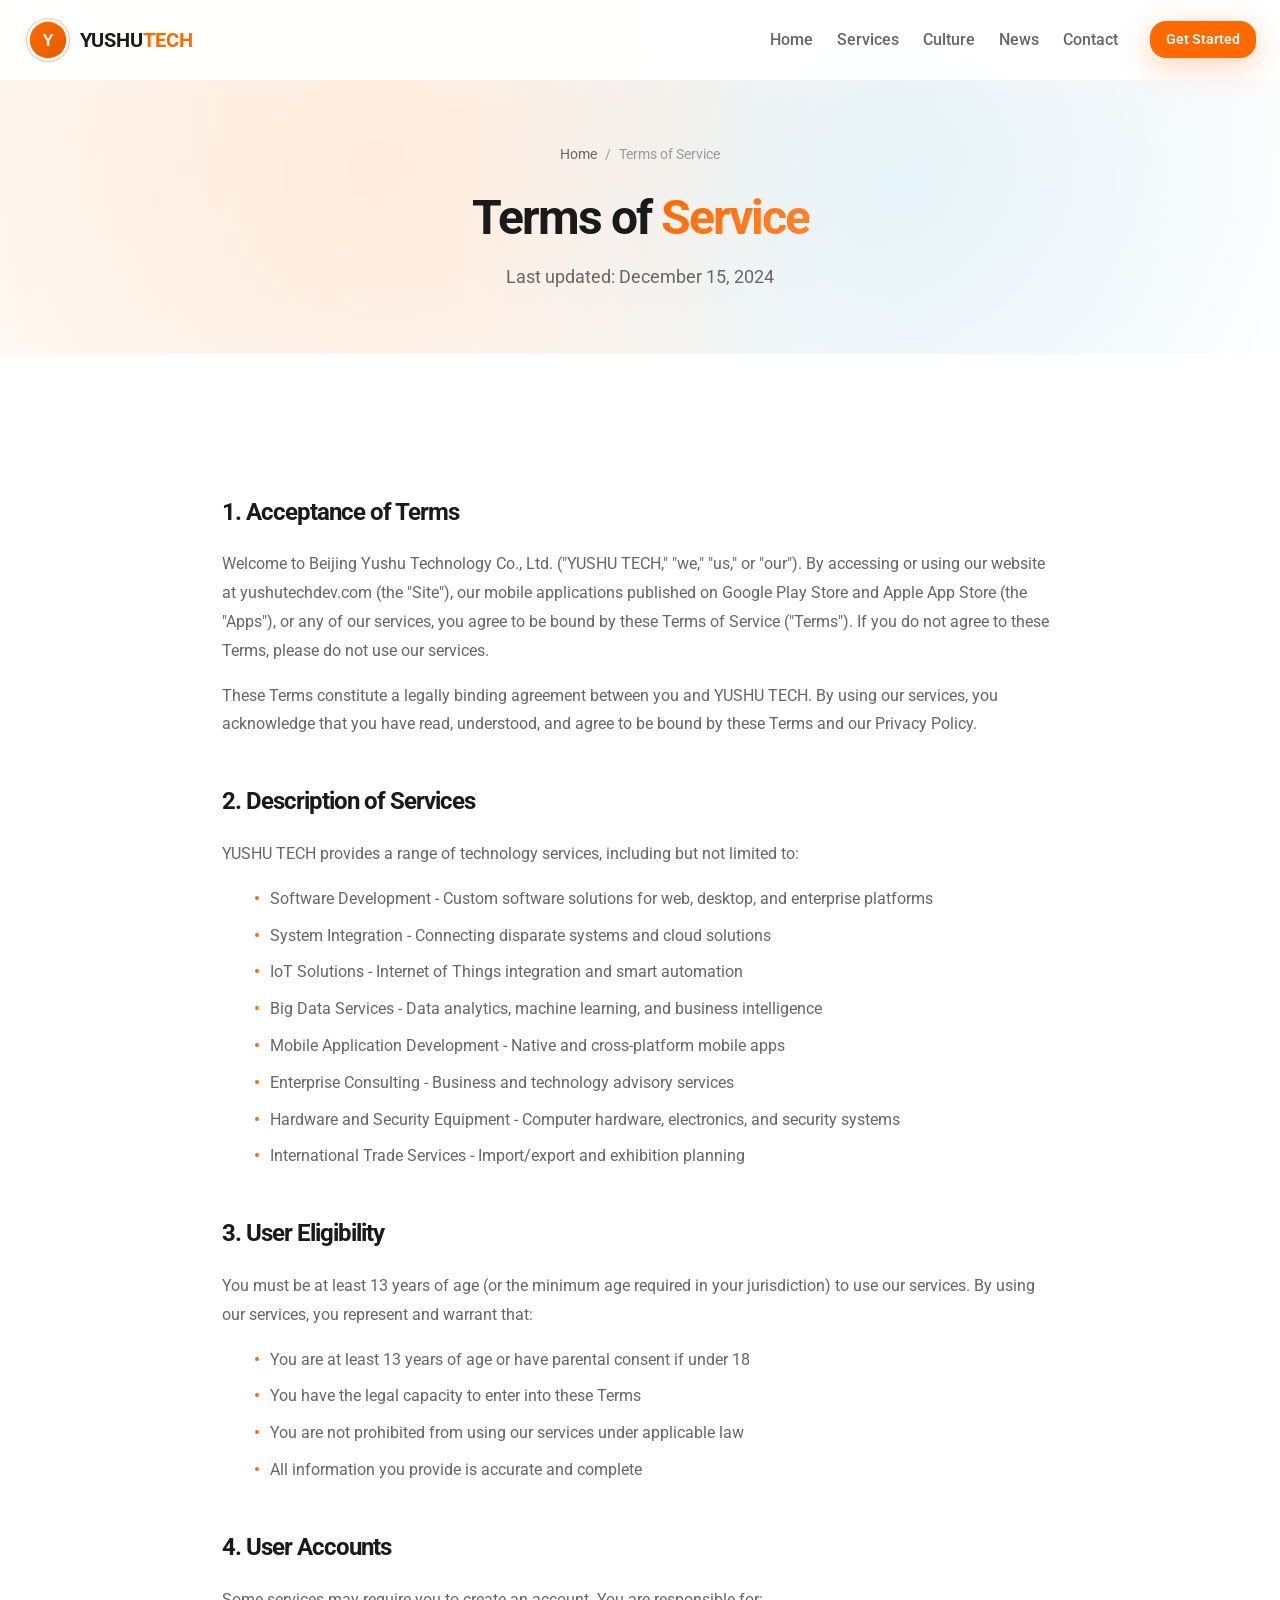
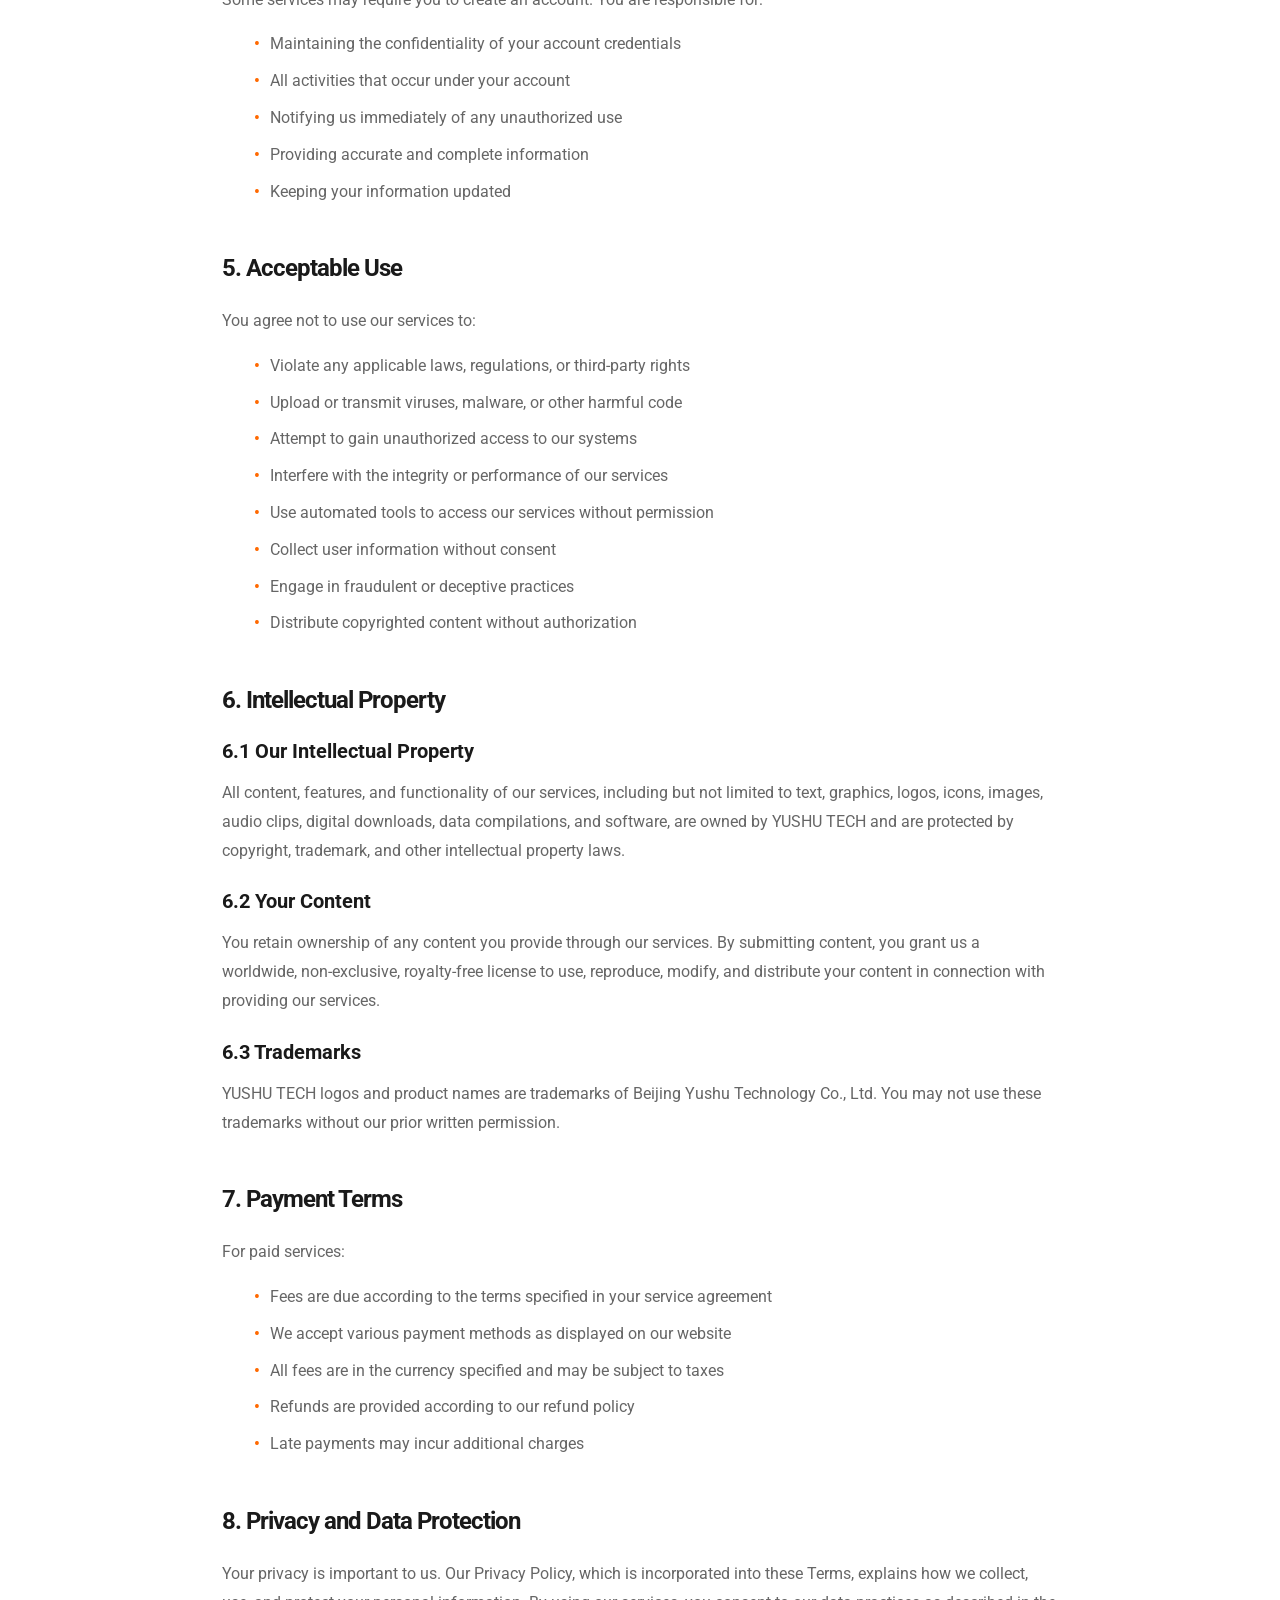
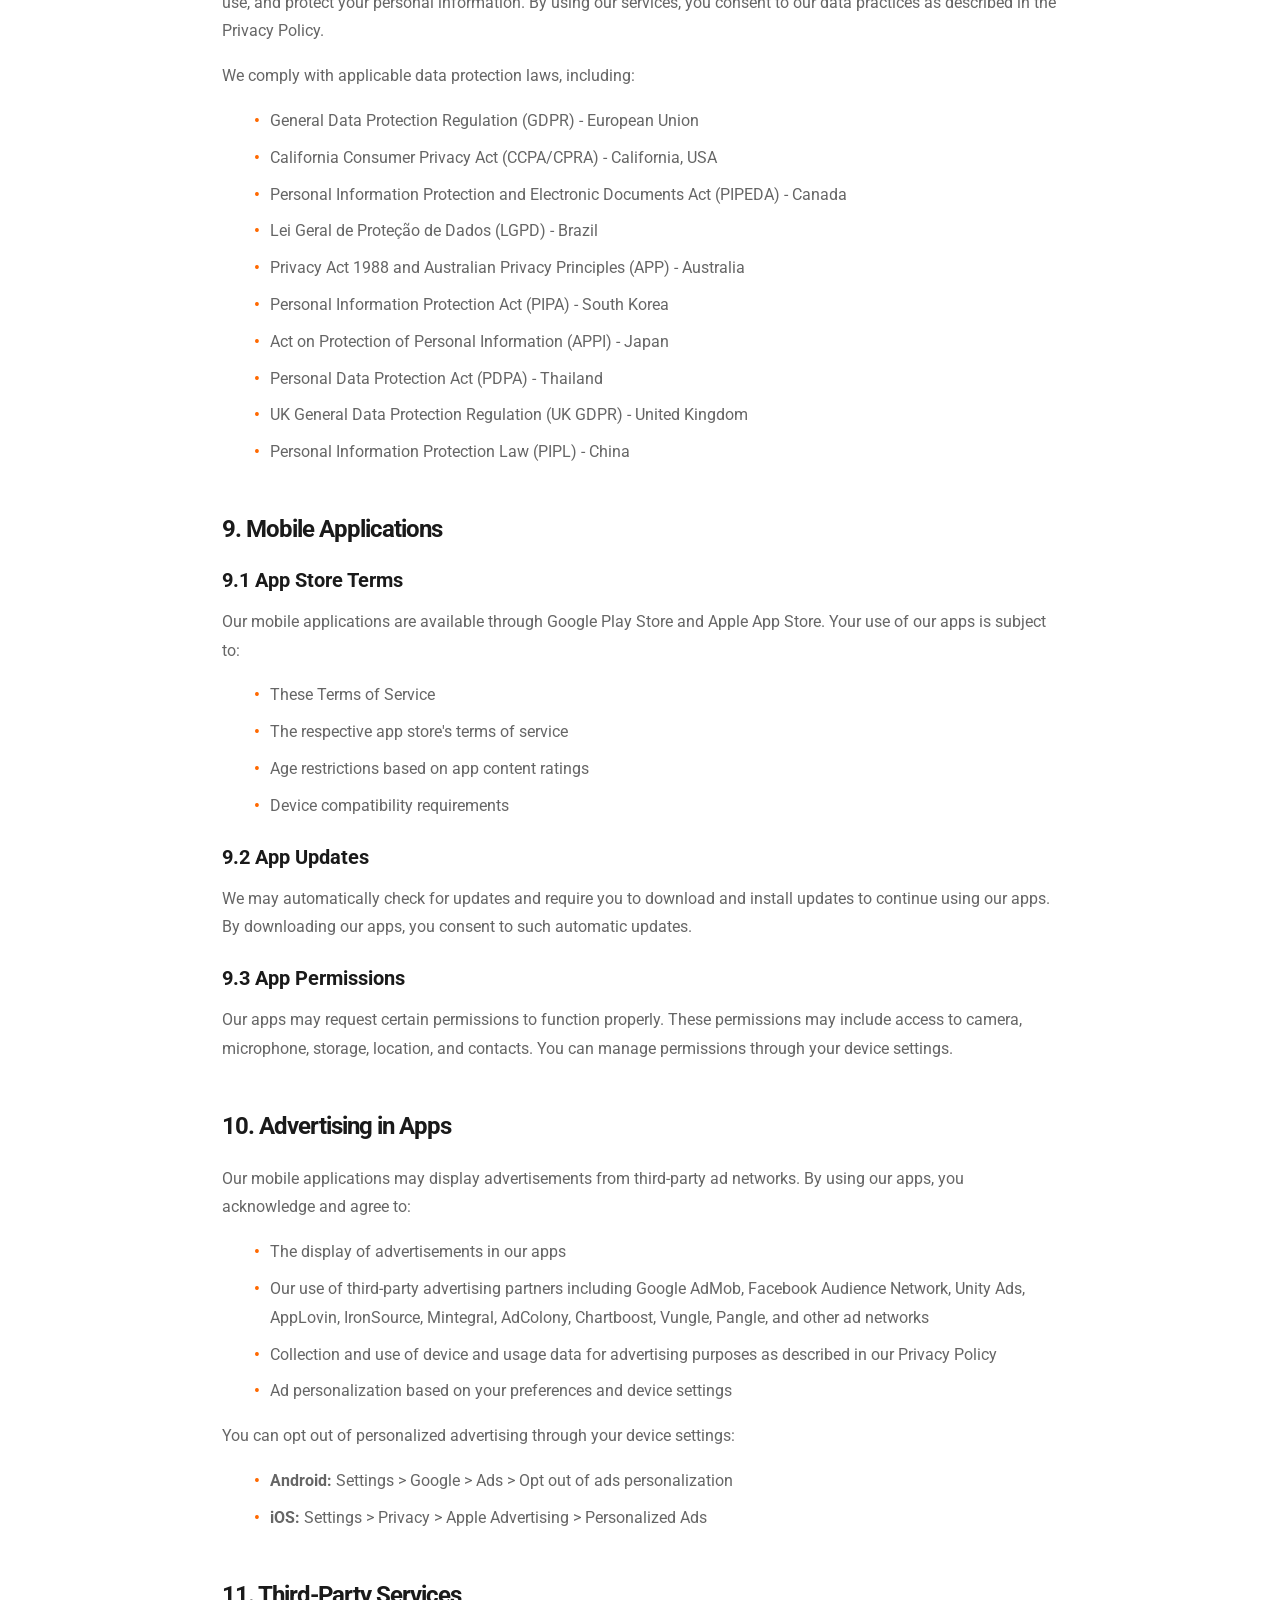
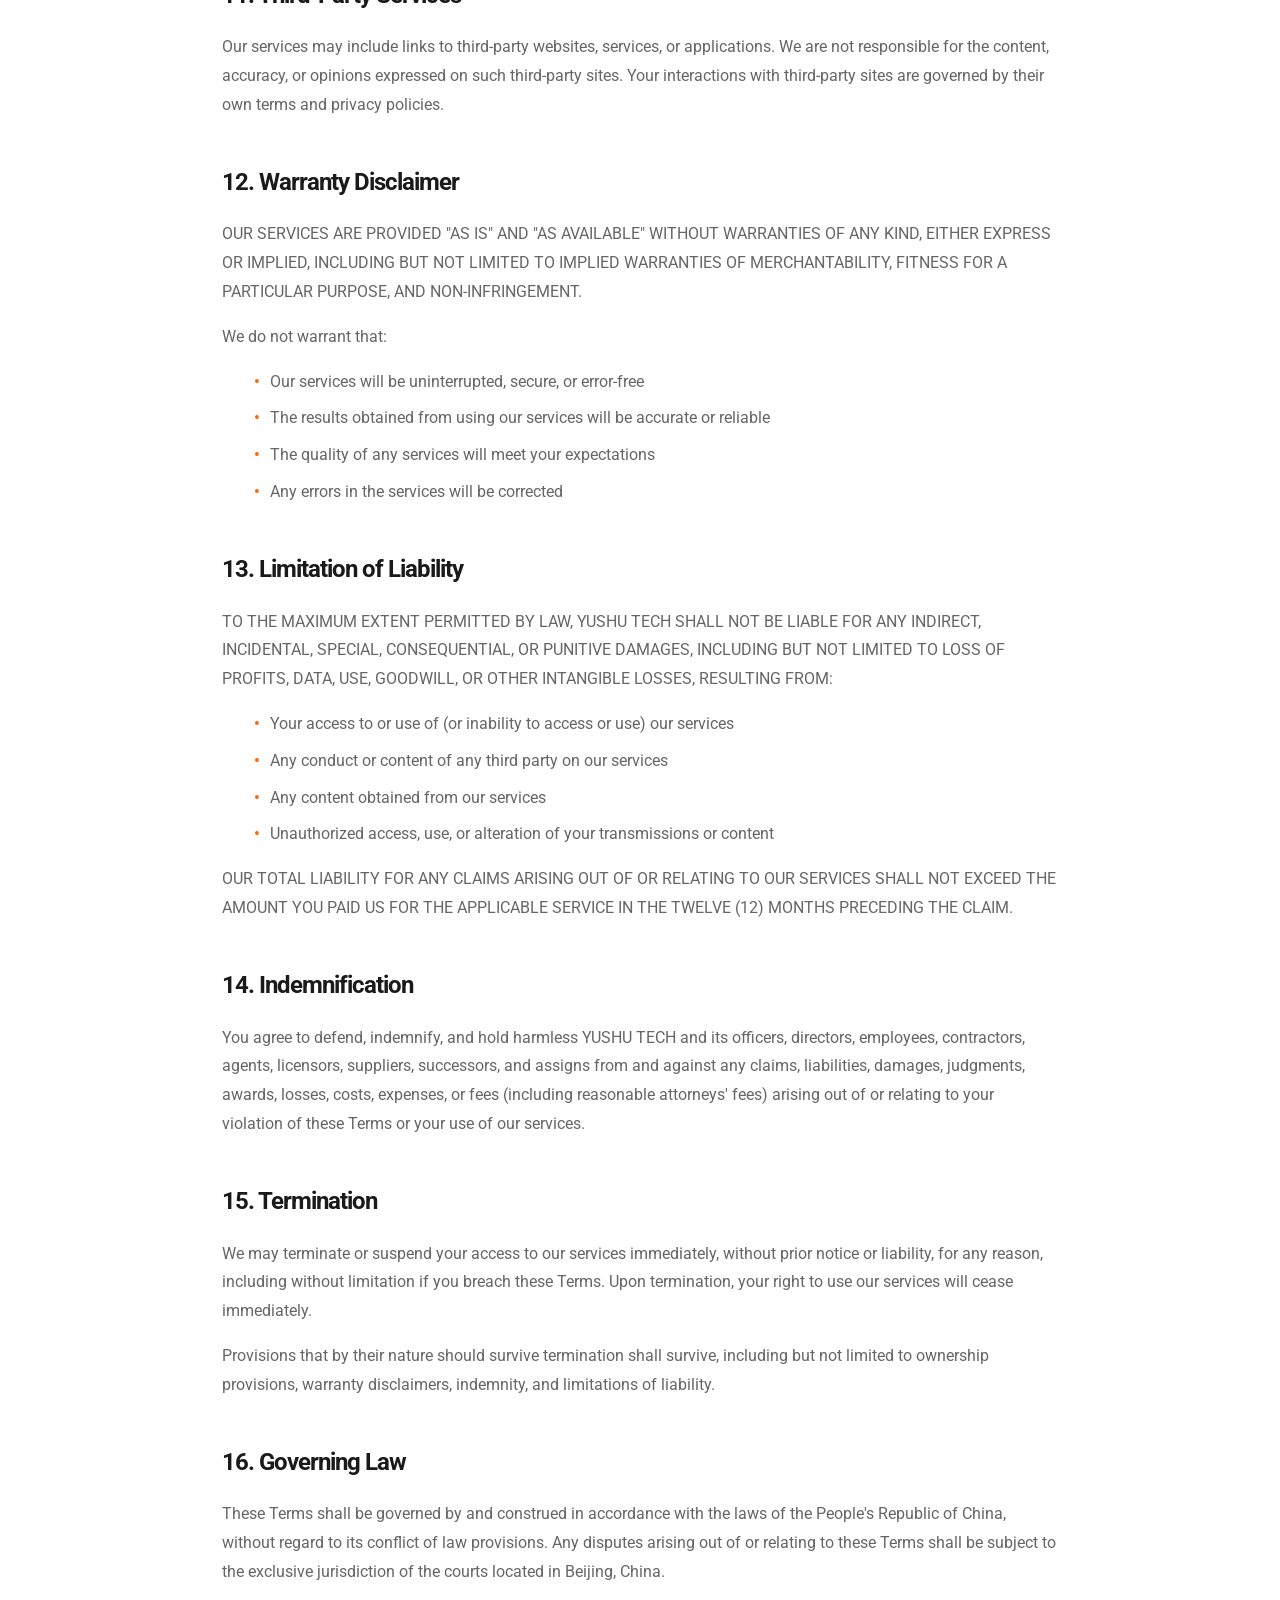
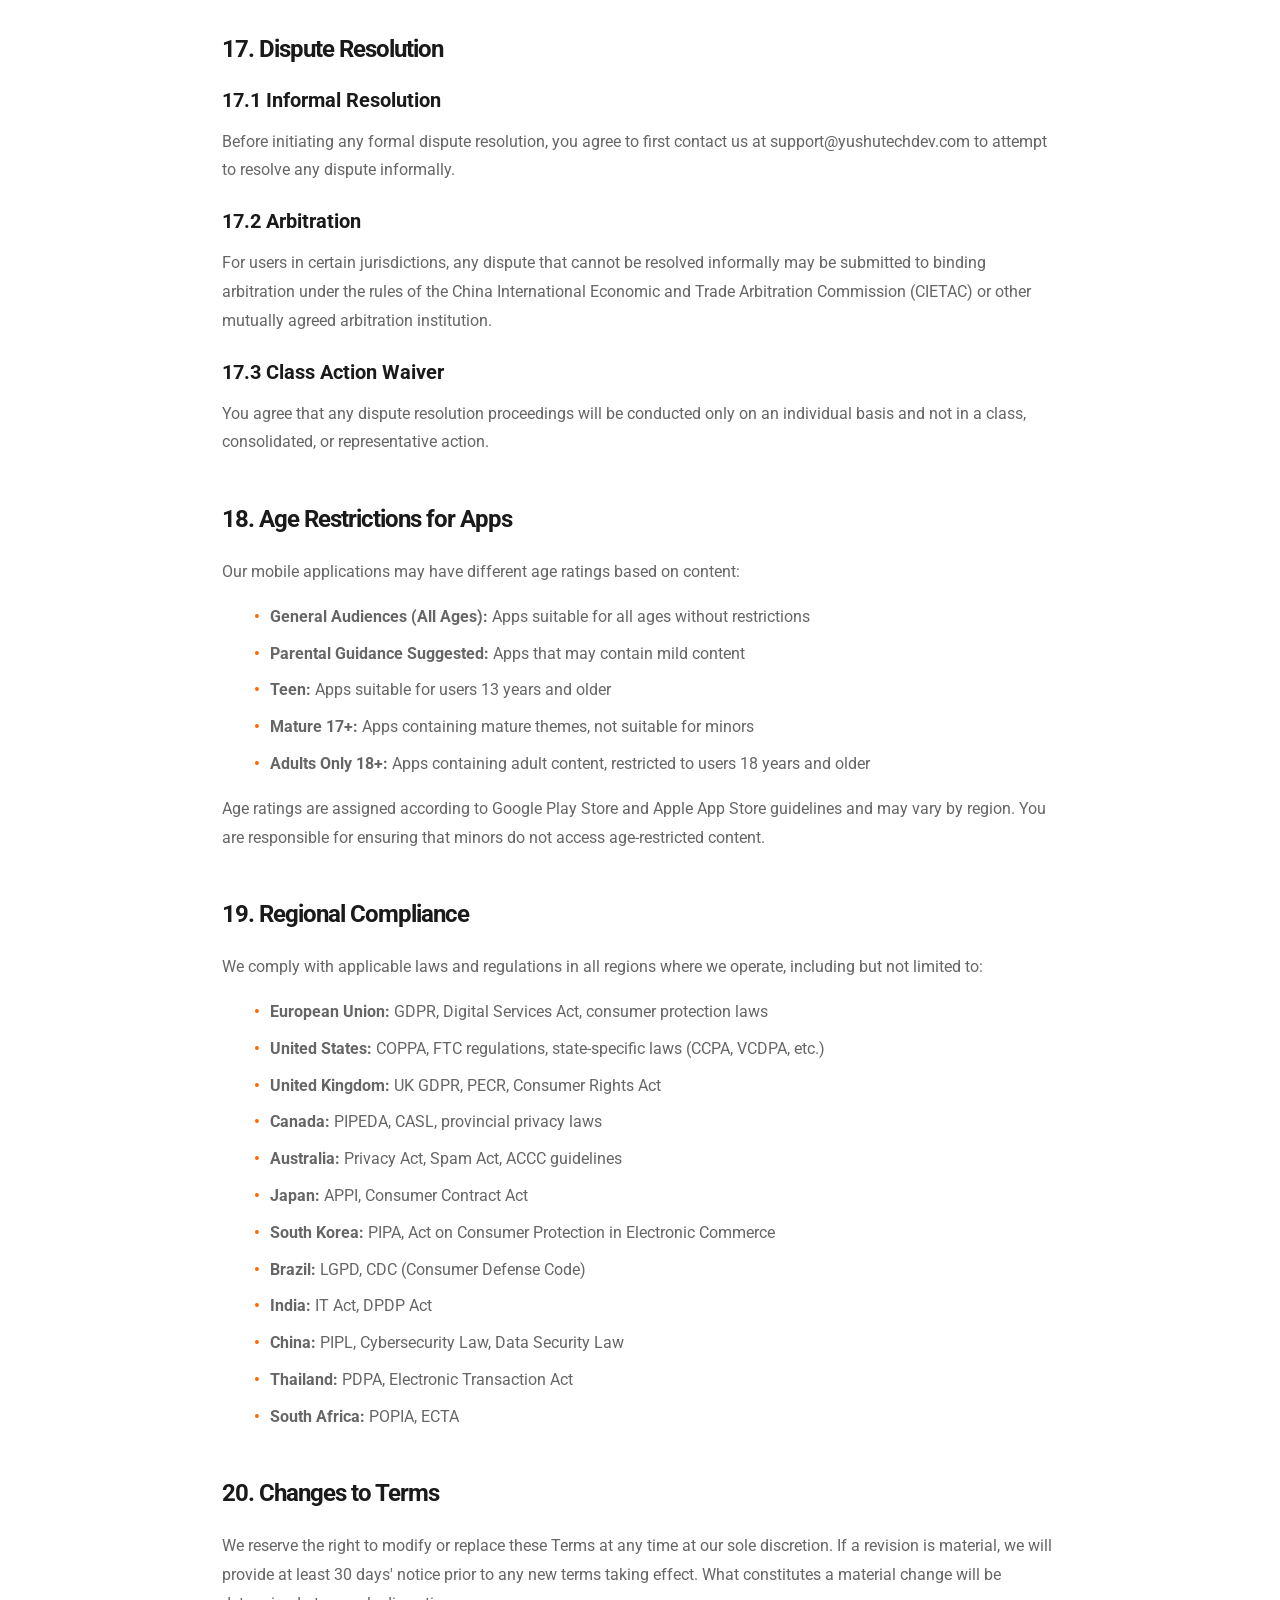
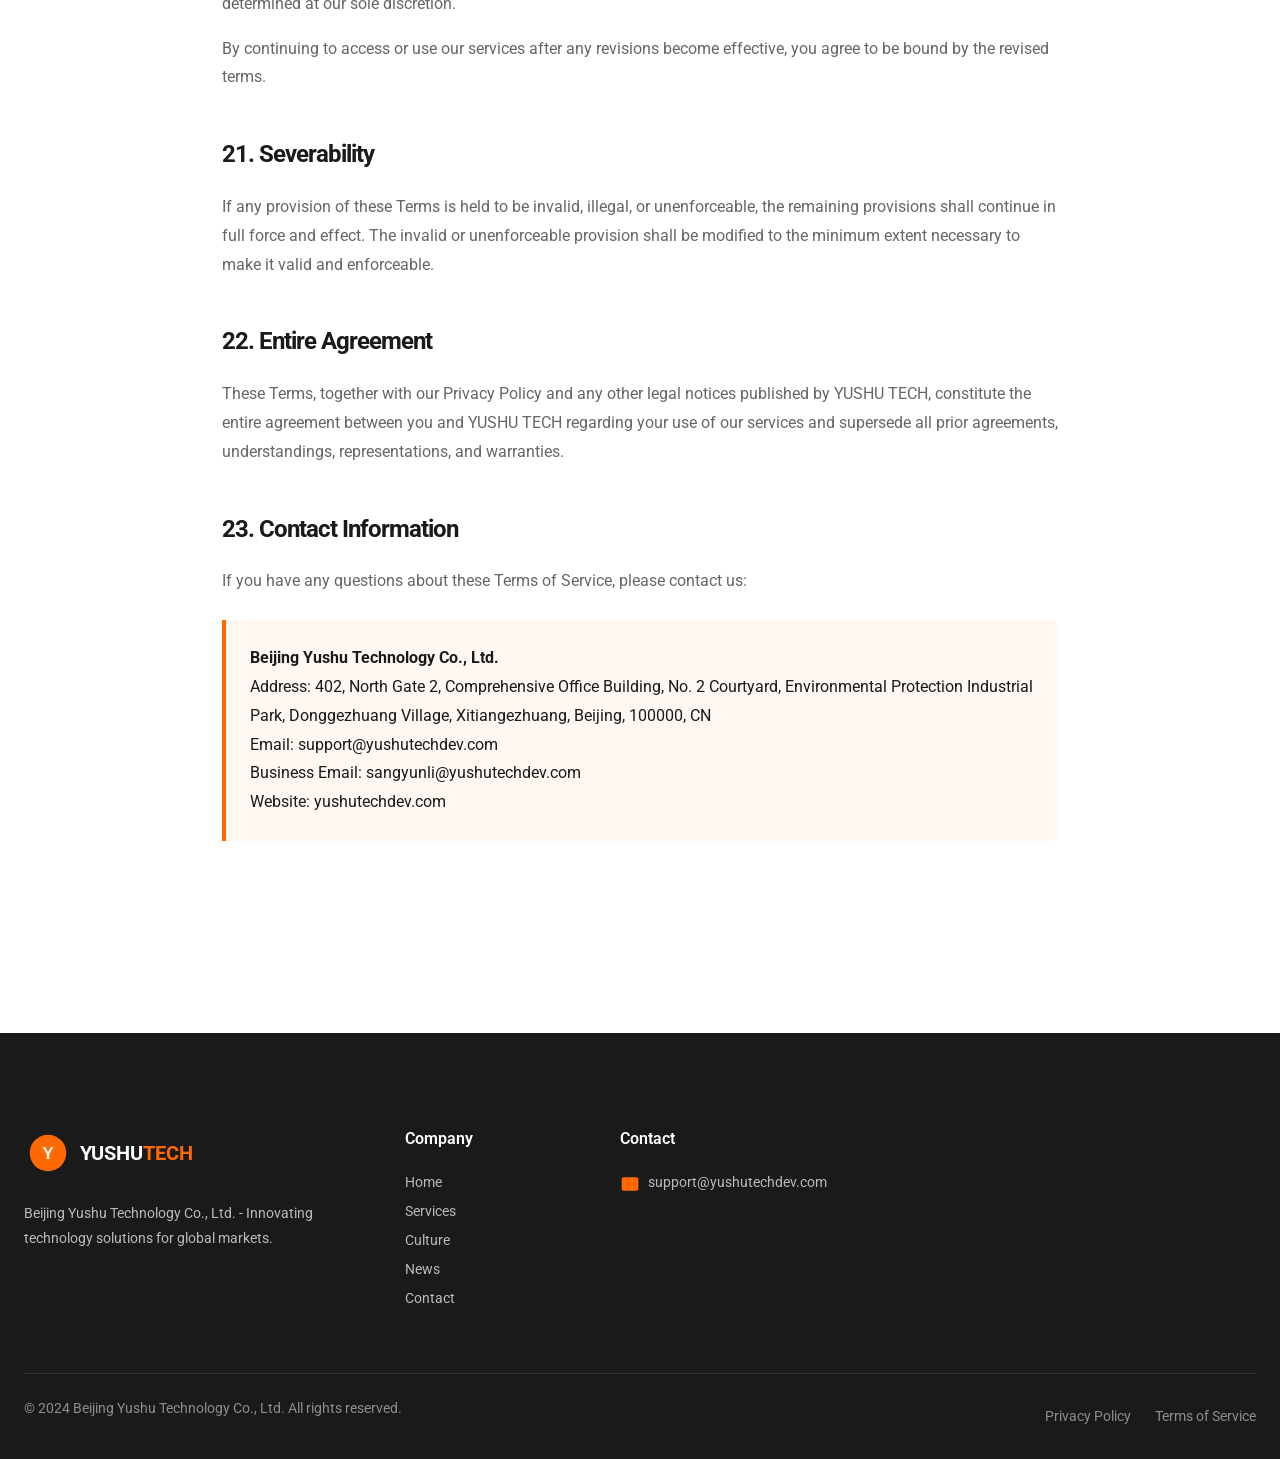
<file: terms-of-service.html>
<!DOCTYPE html>
<html lang="en">
<head>
    <meta charset="UTF-8">
    <meta name="viewport" content="width=device-width, initial-scale=1.0">
    <title>Terms of Service - Beijing Yushu Technology Co., Ltd.</title>
    <meta name="description" content="Terms of Service for Beijing Yushu Technology Co., Ltd. Read our terms governing the use of our services and applications.">
    <meta name="robots" content="noindex, follow">
    <link rel="icon" type="image/svg+xml" href="data:image/svg+xml,%3Csvg xmlns='http://www.w3.org/2000/svg' viewBox='0 0 100 100'%3E%3Ccircle cx='50' cy='50' r='38' fill='%23FF6900'/%3E%3Ctext x='50' y='60' font-size='40' fill='white' text-anchor='middle'%3EY%3C/text%3E%3C/svg%3E">
    <link rel="preconnect" href="https://fonts.googleapis.com">
    <link rel="preconnect" href="https://fonts.gstatic.com" crossorigin>
    <link href="https://fonts.googleapis.com/css2?family=Roboto:wght@300;400;500;700;900&display=swap" rel="stylesheet">
    <link rel="stylesheet" href="css/main.css">
    <link rel="stylesheet" href="css/animations.css">
</head>
<body>
    <div class="scroll-progress"></div>
    <header class="header">
        <div class="header-inner">
            <a href="index.html" class="logo"><svg viewBox="0 0 100 100" width="48" height="48"><defs><linearGradient id="logoGrad" x1="0%" y1="0%" x2="100%" y2="100%"><stop offset="0%" style="stop-color:#FF6900"/><stop offset="100%" style="stop-color:#E55C00"/></linearGradient></defs><circle cx="50" cy="50" r="45" fill="none" stroke="url(#logoGrad)" stroke-width="3" opacity="0.3"/><circle cx="50" cy="50" r="38" fill="url(#logoGrad)"/><text x="50" y="62" font-size="36" fill="white" text-anchor="middle" font-family="Arial" font-weight="bold">Y</text></svg><span class="logo-text">YUSHU<span>TECH</span></span></a>
            <nav class="nav">
                <ul class="nav-list">
                    <li><a href="index.html" class="nav-link">Home</a></li>
                    <li><a href="services.html" class="nav-link">Services</a></li>
                    <li><a href="culture.html" class="nav-link">Culture</a></li>
                    <li><a href="news.html" class="nav-link">News</a></li>
                    <li><a href="contact.html" class="nav-link">Contact</a></li>
                </ul>
                <a href="contact.html" class="btn btn-primary btn-sm">Get Started</a>
                <button class="menu-toggle" aria-label="Toggle menu"><span></span><span></span><span></span></button>
            </nav>
        </div>
    </header>
    <section class="page-header">
        <div class="container">
            <div class="page-header-content">
                <nav class="breadcrumb"><a href="index.html">Home</a><span>/</span><span>Terms of Service</span></nav>
                <h1 class="page-title">Terms of <span class="text-gradient">Service</span></h1>
                <p class="page-subtitle">Last updated: December 15, 2024</p>
            </div>
        </div>
    </section>
    <section class="section">
        <div class="container">
            <div class="policy-content">
                <div class="policy-section">
                    <h2>1. Acceptance of Terms</h2>
                    <p>Welcome to Beijing Yushu Technology Co., Ltd. ("YUSHU TECH," "we," "us," or "our"). By accessing or using our website at yushutechdev.com (the "Site"), our mobile applications published on Google Play Store and Apple App Store (the "Apps"), or any of our services, you agree to be bound by these Terms of Service ("Terms"). If you do not agree to these Terms, please do not use our services.</p>
                    <p>These Terms constitute a legally binding agreement between you and YUSHU TECH. By using our services, you acknowledge that you have read, understood, and agree to be bound by these Terms and our Privacy Policy.</p>
                </div>
                <div class="policy-section">
                    <h2>2. Description of Services</h2>
                    <p>YUSHU TECH provides a range of technology services, including but not limited to:</p>
                    <ul>
                        <li>Software Development - Custom software solutions for web, desktop, and enterprise platforms</li>
                        <li>System Integration - Connecting disparate systems and cloud solutions</li>
                        <li>IoT Solutions - Internet of Things integration and smart automation</li>
                        <li>Big Data Services - Data analytics, machine learning, and business intelligence</li>
                        <li>Mobile Application Development - Native and cross-platform mobile apps</li>
                        <li>Enterprise Consulting - Business and technology advisory services</li>
                        <li>Hardware and Security Equipment - Computer hardware, electronics, and security systems</li>
                        <li>International Trade Services - Import/export and exhibition planning</li>
                    </ul>
                </div>
                <div class="policy-section">
                    <h2>3. User Eligibility</h2>
                    <p>You must be at least 13 years of age (or the minimum age required in your jurisdiction) to use our services. By using our services, you represent and warrant that:</p>
                    <ul>
                        <li>You are at least 13 years of age or have parental consent if under 18</li>
                        <li>You have the legal capacity to enter into these Terms</li>
                        <li>You are not prohibited from using our services under applicable law</li>
                        <li>All information you provide is accurate and complete</li>
                    </ul>
                </div>
                <div class="policy-section">
                    <h2>4. User Accounts</h2>
                    <p>Some services may require you to create an account. You are responsible for:</p>
                    <ul>
                        <li>Maintaining the confidentiality of your account credentials</li>
                        <li>All activities that occur under your account</li>
                        <li>Notifying us immediately of any unauthorized use</li>
                        <li>Providing accurate and complete information</li>
                        <li>Keeping your information updated</li>
                    </ul>
                </div>
                <div class="policy-section">
                    <h2>5. Acceptable Use</h2>
                    <p>You agree not to use our services to:</p>
                    <ul>
                        <li>Violate any applicable laws, regulations, or third-party rights</li>
                        <li>Upload or transmit viruses, malware, or other harmful code</li>
                        <li>Attempt to gain unauthorized access to our systems</li>
                        <li>Interfere with the integrity or performance of our services</li>
                        <li>Use automated tools to access our services without permission</li>
                        <li>Collect user information without consent</li>
                        <li>Engage in fraudulent or deceptive practices</li>
                        <li>Distribute copyrighted content without authorization</li>
                    </ul>
                </div>
                <div class="policy-section">
                    <h2>6. Intellectual Property</h2>
                    <h3>6.1 Our Intellectual Property</h3>
                    <p>All content, features, and functionality of our services, including but not limited to text, graphics, logos, icons, images, audio clips, digital downloads, data compilations, and software, are owned by YUSHU TECH and are protected by copyright, trademark, and other intellectual property laws.</p>
                    <h3>6.2 Your Content</h3>
                    <p>You retain ownership of any content you provide through our services. By submitting content, you grant us a worldwide, non-exclusive, royalty-free license to use, reproduce, modify, and distribute your content in connection with providing our services.</p>
                    <h3>6.3 Trademarks</h3>
                    <p>YUSHU TECH logos and product names are trademarks of Beijing Yushu Technology Co., Ltd. You may not use these trademarks without our prior written permission.</p>
                </div>
                <div class="policy-section">
                    <h2>7. Payment Terms</h2>
                    <p>For paid services:</p>
                    <ul>
                        <li>Fees are due according to the terms specified in your service agreement</li>
                        <li>We accept various payment methods as displayed on our website</li>
                        <li>All fees are in the currency specified and may be subject to taxes</li>
                        <li>Refunds are provided according to our refund policy</li>
                        <li>Late payments may incur additional charges</li>
                    </ul>
                </div>
                <div class="policy-section">
                    <h2>8. Privacy and Data Protection</h2>
                    <p>Your privacy is important to us. Our Privacy Policy, which is incorporated into these Terms, explains how we collect, use, and protect your personal information. By using our services, you consent to our data practices as described in the Privacy Policy.</p>
                    <p>We comply with applicable data protection laws, including:</p>
                    <ul>
                        <li>General Data Protection Regulation (GDPR) - European Union</li>
                        <li>California Consumer Privacy Act (CCPA/CPRA) - California, USA</li>
                        <li>Personal Information Protection and Electronic Documents Act (PIPEDA) - Canada</li>
                        <li>Lei Geral de Proteção de Dados (LGPD) - Brazil</li>
                        <li>Privacy Act 1988 and Australian Privacy Principles (APP) - Australia</li>
                        <li>Personal Information Protection Act (PIPA) - South Korea</li>
                        <li>Act on Protection of Personal Information (APPI) - Japan</li>
                        <li>Personal Data Protection Act (PDPA) - Thailand</li>
                        <li>UK General Data Protection Regulation (UK GDPR) - United Kingdom</li>
                        <li>Personal Information Protection Law (PIPL) - China</li>
                    </ul>
                </div>
                <div class="policy-section">
                    <h2>9. Mobile Applications</h2>
                    <h3>9.1 App Store Terms</h3>
                    <p>Our mobile applications are available through Google Play Store and Apple App Store. Your use of our apps is subject to:</p>
                    <ul>
                        <li>These Terms of Service</li>
                        <li>The respective app store's terms of service</li>
                        <li>Age restrictions based on app content ratings</li>
                        <li>Device compatibility requirements</li>
                    </ul>
                    <h3>9.2 App Updates</h3>
                    <p>We may automatically check for updates and require you to download and install updates to continue using our apps. By downloading our apps, you consent to such automatic updates.</p>
                    <h3>9.3 App Permissions</h3>
                    <p>Our apps may request certain permissions to function properly. These permissions may include access to camera, microphone, storage, location, and contacts. You can manage permissions through your device settings.</p>
                </div>
                <div class="policy-section">
                    <h2>10. Advertising in Apps</h2>
                    <p>Our mobile applications may display advertisements from third-party ad networks. By using our apps, you acknowledge and agree to:</p>
                    <ul>
                        <li>The display of advertisements in our apps</li>
                        <li>Our use of third-party advertising partners including Google AdMob, Facebook Audience Network, Unity Ads, AppLovin, IronSource, Mintegral, AdColony, Chartboost, Vungle, Pangle, and other ad networks</li>
                        <li>Collection and use of device and usage data for advertising purposes as described in our Privacy Policy</li>
                        <li>Ad personalization based on your preferences and device settings</li>
                    </ul>
                    <p>You can opt out of personalized advertising through your device settings:</p>
                    <ul>
                        <li><strong>Android:</strong> Settings > Google > Ads > Opt out of ads personalization</li>
                        <li><strong>iOS:</strong> Settings > Privacy > Apple Advertising > Personalized Ads</li>
                    </ul>
                </div>
                <div class="policy-section">
                    <h2>11. Third-Party Services</h2>
                    <p>Our services may include links to third-party websites, services, or applications. We are not responsible for the content, accuracy, or opinions expressed on such third-party sites. Your interactions with third-party sites are governed by their own terms and privacy policies.</p>
                </div>
                <div class="policy-section">
                    <h2>12. Warranty Disclaimer</h2>
                    <p>OUR SERVICES ARE PROVIDED "AS IS" AND "AS AVAILABLE" WITHOUT WARRANTIES OF ANY KIND, EITHER EXPRESS OR IMPLIED, INCLUDING BUT NOT LIMITED TO IMPLIED WARRANTIES OF MERCHANTABILITY, FITNESS FOR A PARTICULAR PURPOSE, AND NON-INFRINGEMENT.</p>
                    <p>We do not warrant that:</p>
                    <ul>
                        <li>Our services will be uninterrupted, secure, or error-free</li>
                        <li>The results obtained from using our services will be accurate or reliable</li>
                        <li>The quality of any services will meet your expectations</li>
                        <li>Any errors in the services will be corrected</li>
                    </ul>
                </div>
                <div class="policy-section">
                    <h2>13. Limitation of Liability</h2>
                    <p>TO THE MAXIMUM EXTENT PERMITTED BY LAW, YUSHU TECH SHALL NOT BE LIABLE FOR ANY INDIRECT, INCIDENTAL, SPECIAL, CONSEQUENTIAL, OR PUNITIVE DAMAGES, INCLUDING BUT NOT LIMITED TO LOSS OF PROFITS, DATA, USE, GOODWILL, OR OTHER INTANGIBLE LOSSES, RESULTING FROM:</p>
                    <ul>
                        <li>Your access to or use of (or inability to access or use) our services</li>
                        <li>Any conduct or content of any third party on our services</li>
                        <li>Any content obtained from our services</li>
                        <li>Unauthorized access, use, or alteration of your transmissions or content</li>
                    </ul>
                    <p>OUR TOTAL LIABILITY FOR ANY CLAIMS ARISING OUT OF OR RELATING TO OUR SERVICES SHALL NOT EXCEED THE AMOUNT YOU PAID US FOR THE APPLICABLE SERVICE IN THE TWELVE (12) MONTHS PRECEDING THE CLAIM.</p>
                </div>
                <div class="policy-section">
                    <h2>14. Indemnification</h2>
                    <p>You agree to defend, indemnify, and hold harmless YUSHU TECH and its officers, directors, employees, contractors, agents, licensors, suppliers, successors, and assigns from and against any claims, liabilities, damages, judgments, awards, losses, costs, expenses, or fees (including reasonable attorneys' fees) arising out of or relating to your violation of these Terms or your use of our services.</p>
                </div>
                <div class="policy-section">
                    <h2>15. Termination</h2>
                    <p>We may terminate or suspend your access to our services immediately, without prior notice or liability, for any reason, including without limitation if you breach these Terms. Upon termination, your right to use our services will cease immediately.</p>
                    <p>Provisions that by their nature should survive termination shall survive, including but not limited to ownership provisions, warranty disclaimers, indemnity, and limitations of liability.</p>
                </div>
                <div class="policy-section">
                    <h2>16. Governing Law</h2>
                    <p>These Terms shall be governed by and construed in accordance with the laws of the People's Republic of China, without regard to its conflict of law provisions. Any disputes arising out of or relating to these Terms shall be subject to the exclusive jurisdiction of the courts located in Beijing, China.</p>
                </div>
                <div class="policy-section">
                    <h2>17. Dispute Resolution</h2>
                    <h3>17.1 Informal Resolution</h3>
                    <p>Before initiating any formal dispute resolution, you agree to first contact us at support@yushutechdev.com to attempt to resolve any dispute informally.</p>
                    <h3>17.2 Arbitration</h3>
                    <p>For users in certain jurisdictions, any dispute that cannot be resolved informally may be submitted to binding arbitration under the rules of the China International Economic and Trade Arbitration Commission (CIETAC) or other mutually agreed arbitration institution.</p>
                    <h3>17.3 Class Action Waiver</h3>
                    <p>You agree that any dispute resolution proceedings will be conducted only on an individual basis and not in a class, consolidated, or representative action.</p>
                </div>
                <div class="policy-section">
                    <h2>18. Age Restrictions for Apps</h2>
                    <p>Our mobile applications may have different age ratings based on content:</p>
                    <ul>
                        <li><strong>General Audiences (All Ages):</strong> Apps suitable for all ages without restrictions</li>
                        <li><strong>Parental Guidance Suggested:</strong> Apps that may contain mild content</li>
                        <li><strong>Teen:</strong> Apps suitable for users 13 years and older</li>
                        <li><strong>Mature 17+:</strong> Apps containing mature themes, not suitable for minors</li>
                        <li><strong>Adults Only 18+:</strong> Apps containing adult content, restricted to users 18 years and older</li>
                    </ul>
                    <p>Age ratings are assigned according to Google Play Store and Apple App Store guidelines and may vary by region. You are responsible for ensuring that minors do not access age-restricted content.</p>
                </div>
                <div class="policy-section">
                    <h2>19. Regional Compliance</h2>
                    <p>We comply with applicable laws and regulations in all regions where we operate, including but not limited to:</p>
                    <ul>
                        <li><strong>European Union:</strong> GDPR, Digital Services Act, consumer protection laws</li>
                        <li><strong>United States:</strong> COPPA, FTC regulations, state-specific laws (CCPA, VCDPA, etc.)</li>
                        <li><strong>United Kingdom:</strong> UK GDPR, PECR, Consumer Rights Act</li>
                        <li><strong>Canada:</strong> PIPEDA, CASL, provincial privacy laws</li>
                        <li><strong>Australia:</strong> Privacy Act, Spam Act, ACCC guidelines</li>
                        <li><strong>Japan:</strong> APPI, Consumer Contract Act</li>
                        <li><strong>South Korea:</strong> PIPA, Act on Consumer Protection in Electronic Commerce</li>
                        <li><strong>Brazil:</strong> LGPD, CDC (Consumer Defense Code)</li>
                        <li><strong>India:</strong> IT Act, DPDP Act</li>
                        <li><strong>China:</strong> PIPL, Cybersecurity Law, Data Security Law</li>
                        <li><strong>Thailand:</strong> PDPA, Electronic Transaction Act</li>
                        <li><strong>South Africa:</strong> POPIA, ECTA</li>
                    </ul>
                </div>
                <div class="policy-section">
                    <h2>20. Changes to Terms</h2>
                    <p>We reserve the right to modify or replace these Terms at any time at our sole discretion. If a revision is material, we will provide at least 30 days' notice prior to any new terms taking effect. What constitutes a material change will be determined at our sole discretion.</p>
                    <p>By continuing to access or use our services after any revisions become effective, you agree to be bound by the revised terms.</p>
                </div>
                <div class="policy-section">
                    <h2>21. Severability</h2>
                    <p>If any provision of these Terms is held to be invalid, illegal, or unenforceable, the remaining provisions shall continue in full force and effect. The invalid or unenforceable provision shall be modified to the minimum extent necessary to make it valid and enforceable.</p>
                </div>
                <div class="policy-section">
                    <h2>22. Entire Agreement</h2>
                    <p>These Terms, together with our Privacy Policy and any other legal notices published by YUSHU TECH, constitute the entire agreement between you and YUSHU TECH regarding your use of our services and supersede all prior agreements, understandings, representations, and warranties.</p>
                </div>
                <div class="policy-section">
                    <h2>23. Contact Information</h2>
                    <p>If you have any questions about these Terms of Service, please contact us:</p>
                    <div class="policy-highlight">
                        <p><strong>Beijing Yushu Technology Co., Ltd.</strong><br>
                        Address: 402, North Gate 2, Comprehensive Office Building, No. 2 Courtyard, Environmental Protection Industrial Park, Donggezhuang Village, Xitiangezhuang, Beijing, 100000, CN<br>
                        Email: <a href="mailto:support@yushutechdev.com">support@yushutechdev.com</a><br>
                        Business Email: <a href="mailto:sangyunli@yushutechdev.com">sangyunli@yushutechdev.com</a><br>
                        Website: <a href="https://yushutechdev.com">yushutechdev.com</a></p>
                    </div>
                </div>
            </div>
        </div>
    </section>
    <footer class="footer">
        <div class="container">
            <div class="footer-main">
                <div class="footer-brand"><div class="footer-logo"><svg viewBox="0 0 100 100" width="48" height="48"><circle cx="50" cy="50" r="38" fill="#FF6900"/><text x="50" y="62" font-size="36" fill="white" text-anchor="middle" font-family="Arial" font-weight="bold">Y</text></svg><span class="footer-logo-text">YUSHU<span>TECH</span></span></div><p class="footer-description">Beijing Yushu Technology Co., Ltd. - Innovating technology solutions for global markets.</p></div>
                <div class="footer-column"><h4>Company</h4><nav class="footer-links"><a href="index.html" class="footer-link">Home</a><a href="services.html" class="footer-link">Services</a><a href="culture.html" class="footer-link">Culture</a><a href="news.html" class="footer-link">News</a><a href="contact.html" class="footer-link">Contact</a></nav></div>
                <div class="footer-column"><h4>Contact</h4><div class="footer-contact"><div class="footer-contact-item"><svg viewBox="0 0 24 24" fill="currentColor"><path d="M20 4H4c-1.1 0-1.99.9-1.99 2L2 18c0 1.1.9 2 2 2h16c1.1 0 2-.9 2-2V6c0-1.1-.9-2-2-2z"/></svg><span>support@yushutechdev.com</span></div></div></div>
            </div>
            <div class="footer-bottom"><p class="footer-copyright">© 2024 Beijing Yushu Technology Co., Ltd. All rights reserved.</p><nav class="footer-legal"><a href="privacy-policy.html">Privacy Policy</a><a href="terms-of-service.html">Terms of Service</a></nav></div>
        </div>
    </footer>
    <script src="js/main.js"></script>
</body>
</html>
</file>
<file: css/main.css>
/* ==========================================================================
   Beijing Yushu Technology Co., Ltd. - Main Styles
   Corporate Website - European & American Markets
   ========================================================================== */

/* ==========================================================================
   CSS Variables & Design System
   ========================================================================== */
:root {
    /* Primary Colors - Xiaomi-inspired Orange */
    --primary-color: #FF6900;
    --primary-light: #FF8533;
    --primary-dark: #E55C00;
    --primary-gradient: linear-gradient(135deg, #FF6900 0%, #FF8533 50%, #FFA366 100%);
    
    /* Secondary Colors */
    --secondary-color: #1A1A1A;
    --secondary-light: #333333;
    --secondary-lighter: #666666;
    
    /* Accent Colors */
    --accent-blue: #00A0E9;
    --accent-green: #00C853;
    --accent-purple: #7C4DFF;
    
    /* Background Colors */
    --bg-primary: #FFFFFF;
    --bg-secondary: #F5F5F5;
    --bg-dark: #1A1A1A;
    --bg-gradient: linear-gradient(180deg, #FFFFFF 0%, #F8F8F8 100%);
    
    /* Text Colors */
    --text-primary: #1A1A1A;
    --text-secondary: #666666;
    --text-light: #999999;
    --text-white: #FFFFFF;
    --text-gradient: linear-gradient(135deg, #FF6900, #FF8533);
    
    /* Border Colors */
    --border-color: #E5E5E5;
    --border-light: #F0F0F0;
    
    /* Shadows */
    --shadow-sm: 0 2px 8px rgba(0, 0, 0, 0.08);
    --shadow-md: 0 4px 16px rgba(0, 0, 0, 0.12);
    --shadow-lg: 0 8px 32px rgba(0, 0, 0, 0.16);
    --shadow-xl: 0 16px 64px rgba(0, 0, 0, 0.2);
    --shadow-primary: 0 8px 32px rgba(255, 105, 0, 0.3);
    
    /* Spacing */
    --spacing-xs: 4px;
    --spacing-sm: 8px;
    --spacing-md: 16px;
    --spacing-lg: 24px;
    --spacing-xl: 32px;
    --spacing-2xl: 48px;
    --spacing-3xl: 64px;
    --spacing-4xl: 96px;
    
    /* Border Radius */
    --radius-sm: 4px;
    --radius-md: 8px;
    --radius-lg: 16px;
    --radius-xl: 24px;
    --radius-full: 50%;
    
    /* Typography */
    --font-primary: 'Roboto', -apple-system, BlinkMacSystemFont, 'Segoe UI', sans-serif;
    --font-heading: 'Roboto', -apple-system, BlinkMacSystemFont, 'Segoe UI', sans-serif;
    --font-size-xs: 12px;
    --font-size-sm: 14px;
    --font-size-base: 16px;
    --font-size-lg: 18px;
    --font-size-xl: 20px;
    --font-size-2xl: 24px;
    --font-size-3xl: 32px;
    --font-size-4xl: 40px;
    --font-size-5xl: 48px;
    --font-size-6xl: 64px;
    --font-size-hero: 72px;
    
    /* Font Weights */
    --font-light: 300;
    --font-regular: 400;
    --font-medium: 500;
    --font-semibold: 600;
    --font-bold: 700;
    --font-black: 900;
    
    /* Line Heights */
    --line-height-tight: 1.2;
    --line-height-normal: 1.5;
    --line-height-relaxed: 1.8;
    
    /* Transitions */
    --transition-fast: 0.2s ease;
    --transition-normal: 0.3s ease;
    --transition-slow: 0.5s ease;
    --transition-bounce: 0.5s cubic-bezier(0.68, -0.55, 0.265, 1.55);
    
    /* Z-index */
    --z-index-dropdown: 100;
    --z-index-sticky: 200;
    --z-index-fixed: 300;
    --z-index-modal: 400;
    --z-index-tooltip: 500;
    
    /* Container */
    --container-max: 1400px;
    --container-padding: 24px;
    
    /* Header */
    --header-height: 80px;
    --header-height-mobile: 60px;
}

/* ==========================================================================
   Reset & Base Styles
   ========================================================================== */
*, *::before, *::after {
    margin: 0;
    padding: 0;
    box-sizing: border-box;
}

html {
    scroll-behavior: smooth;
    -webkit-font-smoothing: antialiased;
    -moz-osx-font-smoothing: grayscale;
    font-size: 16px;
}

body {
    font-family: var(--font-primary);
    font-size: var(--font-size-base);
    line-height: var(--line-height-normal);
    color: var(--text-primary);
    background-color: var(--bg-primary);
    overflow-x: hidden;
}

a {
    text-decoration: none;
    color: inherit;
    transition: var(--transition-normal);
}

ul, ol {
    list-style: none;
}

img {
    max-width: 100%;
    height: auto;
    display: block;
}

button {
    border: none;
    background: none;
    cursor: pointer;
    font-family: inherit;
}

input, textarea, select {
    font-family: inherit;
    font-size: inherit;
}

/* ==========================================================================
   Typography
   ========================================================================== */
h1, h2, h3, h4, h5, h6 {
    font-family: var(--font-heading);
    font-weight: var(--font-bold);
    line-height: var(--line-height-tight);
    color: var(--text-primary);
}

h1 {
    font-size: var(--font-size-hero);
    letter-spacing: -2px;
}

h2 {
    font-size: var(--font-size-5xl);
    letter-spacing: -1px;
}

h3 {
    font-size: var(--font-size-3xl);
}

h4 {
    font-size: var(--font-size-2xl);
}

h5 {
    font-size: var(--font-size-xl);
}

h6 {
    font-size: var(--font-size-lg);
}

p {
    margin-bottom: var(--spacing-md);
    color: var(--text-secondary);
}

.text-gradient {
    background: var(--text-gradient);
    -webkit-background-clip: text;
    -webkit-text-fill-color: transparent;
    background-clip: text;
}

.text-center {
    text-align: center;
}

.text-primary {
    color: var(--primary-color);
}

/* ==========================================================================
   Layout
   ========================================================================== */
.container {
    width: 100%;
    max-width: var(--container-max);
    margin: 0 auto;
    padding: 0 var(--container-padding);
}

.section {
    padding: var(--spacing-4xl) 0;
    position: relative;
}

.section-dark {
    background: var(--bg-dark);
    color: var(--text-white);
}

.section-gray {
    background: var(--bg-secondary);
}

.section-header {
    text-align: center;
    margin-bottom: var(--spacing-3xl);
}

.section-title {
    font-size: var(--font-size-4xl);
    margin-bottom: var(--spacing-md);
    color: var(--text-primary);
}

.section-subtitle {
    font-size: var(--font-size-lg);
    color: var(--text-secondary);
    max-width: 700px;
    margin: 0 auto;
}

.row {
    display: flex;
    flex-wrap: wrap;
    margin: 0 calc(var(--spacing-md) * -0.5);
}

.col {
    flex: 1;
    padding: 0 calc(var(--spacing-md) * 0.5);
}

.col-2 {
    flex: 0 0 calc(16.666% - var(--spacing-md));
    max-width: calc(16.666% - var(--spacing-md));
}

.col-3 {
    flex: 0 0 calc(25% - var(--spacing-md));
    max-width: calc(25% - var(--spacing-md));
}

.col-4 {
    flex: 0 0 calc(33.333% - var(--spacing-md));
    max-width: calc(33.333% - var(--spacing-md));
}

.col-6 {
    flex: 0 0 calc(50% - var(--spacing-md));
    max-width: calc(50% - var(--spacing-md));
}

.col-8 {
    flex: 0 0 calc(66.666% - var(--spacing-md));
    max-width: calc(66.666% - var(--spacing-md));
}

.col-12 {
    flex: 0 0 calc(100% - var(--spacing-md));
    max-width: calc(100% - var(--spacing-md));
}

/* ==========================================================================
   Header & Navigation
   ========================================================================== */
.header {
    position: fixed;
    top: 0;
    left: 0;
    width: 100%;
    height: var(--header-height);
    background: rgba(255, 255, 255, 0.95);
    backdrop-filter: blur(20px);
    -webkit-backdrop-filter: blur(20px);
    z-index: var(--z-index-fixed);
    transition: var(--transition-normal);
    border-bottom: 1px solid transparent;
}

.header.scrolled {
    height: 70px;
    box-shadow: var(--shadow-md);
    border-bottom: 1px solid var(--border-light);
}

.header-inner {
    display: flex;
    align-items: center;
    justify-content: space-between;
    height: 100%;
    max-width: var(--container-max);
    margin: 0 auto;
    padding: 0 var(--container-padding);
}

.logo {
    display: flex;
    align-items: center;
    gap: var(--spacing-sm);
}

.logo svg {
    width: 48px;
    height: 48px;
    transition: var(--transition-normal);
}

.header.scrolled .logo svg {
    width: 40px;
    height: 40px;
}

.logo-text {
    font-size: var(--font-size-xl);
    font-weight: var(--font-bold);
    color: var(--text-primary);
}

.logo-text span {
    color: var(--primary-color);
}

.nav {
    display: flex;
    align-items: center;
    gap: var(--spacing-xl);
}

.nav-list {
    display: flex;
    gap: var(--spacing-lg);
}

.nav-link {
    font-size: var(--font-size-base);
    font-weight: var(--font-medium);
    color: var(--text-secondary);
    padding: var(--spacing-sm) 0;
    position: relative;
    transition: var(--transition-normal);
}

.nav-link::after {
    content: '';
    position: absolute;
    bottom: 0;
    left: 0;
    width: 0;
    height: 2px;
    background: var(--primary-color);
    transition: var(--transition-normal);
}

.nav-link:hover,
.nav-link.active {
    color: var(--primary-color);
}

.nav-link:hover::after,
.nav-link.active::after {
    width: 100%;
}

.nav-cta {
    display: flex;
    align-items: center;
    gap: var(--spacing-md);
}

/* Mobile Menu */
.menu-toggle {
    display: none;
    flex-direction: column;
    gap: 6px;
    padding: 10px;
    cursor: pointer;
}

.menu-toggle span {
    display: block;
    width: 28px;
    height: 2px;
    background: var(--text-primary);
    transition: var(--transition-normal);
}

.menu-toggle.active span:nth-child(1) {
    transform: rotate(45deg) translate(5px, 5px);
}

.menu-toggle.active span:nth-child(2) {
    opacity: 0;
}

.menu-toggle.active span:nth-child(3) {
    transform: rotate(-45deg) translate(7px, -6px);
}

/* ==========================================================================
   Buttons
   ========================================================================== */
.btn {
    display: inline-flex;
    align-items: center;
    justify-content: center;
    gap: var(--spacing-sm);
    padding: var(--spacing-md) var(--spacing-xl);
    font-size: var(--font-size-base);
    font-weight: var(--font-semibold);
    border-radius: var(--radius-lg);
    transition: var(--transition-normal);
    cursor: pointer;
    position: relative;
    overflow: hidden;
}

.btn-primary {
    background: var(--primary-color);
    color: var(--text-white);
    box-shadow: var(--shadow-primary);
}

.btn-primary:hover {
    background: var(--primary-dark);
    transform: translateY(-2px);
    box-shadow: 0 12px 40px rgba(255, 105, 0, 0.4);
}

.btn-secondary {
    background: transparent;
    color: var(--primary-color);
    border: 2px solid var(--primary-color);
}

.btn-secondary:hover {
    background: var(--primary-color);
    color: var(--text-white);
}

.btn-white {
    background: var(--text-white);
    color: var(--primary-color);
}

.btn-white:hover {
    background: var(--bg-secondary);
    transform: translateY(-2px);
}

.btn-dark {
    background: var(--bg-dark);
    color: var(--text-white);
}

.btn-dark:hover {
    background: var(--secondary-light);
    transform: translateY(-2px);
}

.btn-lg {
    padding: var(--spacing-lg) var(--spacing-2xl);
    font-size: var(--font-size-lg);
}

.btn-sm {
    padding: var(--spacing-sm) var(--spacing-md);
    font-size: var(--font-size-sm);
}

.btn-icon {
    width: 48px;
    height: 48px;
    padding: 0;
    border-radius: var(--radius-full);
}

/* Button with icon animation */
.btn-icon-right svg {
    transition: var(--transition-normal);
}

.btn:hover .btn-icon-right svg {
    transform: translateX(4px);
}

/* ==========================================================================
   Hero Section
   ========================================================================== */
.hero {
    min-height: 100vh;
    display: flex;
    align-items: center;
    position: relative;
    background: linear-gradient(135deg, #FFF7F0 0%, #FFFFFF 50%, #F0F8FF 100%);
    overflow: hidden;
}

.hero-bg-shapes {
    position: absolute;
    top: 0;
    left: 0;
    width: 100%;
    height: 100%;
    pointer-events: none;
    overflow: hidden;
}

.hero-shape {
    position: absolute;
    border-radius: 50%;
    filter: blur(80px);
    opacity: 0.6;
    animation: float 8s ease-in-out infinite;
}

.hero-shape-1 {
    width: 600px;
    height: 600px;
    background: rgba(255, 105, 0, 0.15);
    top: -200px;
    right: -200px;
    animation-delay: 0s;
}

.hero-shape-2 {
    width: 400px;
    height: 400px;
    background: rgba(0, 160, 233, 0.12);
    bottom: -100px;
    left: -100px;
    animation-delay: 2s;
}

.hero-shape-3 {
    width: 300px;
    height: 300px;
    background: rgba(124, 77, 255, 0.1);
    top: 50%;
    left: 50%;
    animation-delay: 4s;
}

.hero-content {
    display: grid;
    grid-template-columns: 1fr 1fr;
    gap: var(--spacing-3xl);
    align-items: center;
    padding: var(--spacing-4xl) 0;
}

.hero-text {
    z-index: 2;
}

.hero-badge {
    display: inline-flex;
    align-items: center;
    gap: var(--spacing-sm);
    padding: var(--spacing-sm) var(--spacing-md);
    background: rgba(255, 105, 0, 0.1);
    border-radius: var(--radius-full);
    color: var(--primary-color);
    font-size: var(--font-size-sm);
    font-weight: var(--font-semibold);
    margin-bottom: var(--spacing-lg);
}

.hero-title {
    font-size: var(--font-size-hero);
    font-weight: var(--font-black);
    line-height: 1.1;
    margin-bottom: var(--spacing-lg);
    letter-spacing: -3px;
}

.hero-title .highlight {
    background: var(--text-gradient);
    -webkit-background-clip: text;
    -webkit-text-fill-color: transparent;
    background-clip: text;
}

.hero-description {
    font-size: var(--font-size-lg);
    color: var(--text-secondary);
    margin-bottom: var(--spacing-xl);
    line-height: var(--line-height-relaxed);
}

.hero-buttons {
    display: flex;
    gap: var(--spacing-md);
    margin-bottom: var(--spacing-2xl);
}

.hero-stats {
    display: flex;
    gap: var(--spacing-2xl);
}

.stat-item {
    text-align: center;
}

.stat-number {
    font-size: var(--font-size-4xl);
    font-weight: var(--font-black);
    color: var(--primary-color);
    line-height: 1;
    margin-bottom: var(--spacing-xs);
}

.stat-label {
    font-size: var(--font-size-sm);
    color: var(--text-light);
    text-transform: uppercase;
    letter-spacing: 1px;
}

.hero-visual {
    position: relative;
    z-index: 2;
}

.hero-image-container {
    position: relative;
    perspective: 1000px;
}

.hero-image {
    width: 100%;
    max-width: 600px;
    margin: 0 auto;
    filter: drop-shadow(0 30px 60px rgba(0, 0, 0, 0.15));
    animation: heroFloat 6s ease-in-out infinite;
}

.hero-phone-mockup {
    position: relative;
    display: flex;
    justify-content: center;
}

.hero-phone-frame {
    width: 300px;
    height: 600px;
    background: var(--bg-dark);
    border-radius: 40px;
    padding: 12px;
    box-shadow: var(--shadow-xl);
    animation: phoneFloat 4s ease-in-out infinite;
}

.hero-phone-screen {
    width: 100%;
    height: 100%;
    background: linear-gradient(180deg, #FF6900 0%, #FF8533 50%, #FFA366 100%);
    border-radius: 32px;
    display: flex;
    flex-direction: column;
    align-items: center;
    justify-content: center;
    color: white;
    text-align: center;
    padding: var(--spacing-xl);
}

.hero-phone-screen svg {
    width: 80px;
    height: 80px;
    margin-bottom: var(--spacing-md);
}

.hero-floating-card {
    position: absolute;
    background: white;
    border-radius: var(--radius-lg);
    padding: var(--spacing-md);
    box-shadow: var(--shadow-lg);
    animation: cardFloat 5s ease-in-out infinite;
}

.hero-card-1 {
    top: 50px;
    left: -50px;
    animation-delay: 0.5s;
}

.hero-card-2 {
    bottom: 100px;
    right: -30px;
    animation-delay: 1s;
}

.hero-card-3 {
    top: 200px;
    right: -80px;
    animation-delay: 1.5s;
}

/* ==========================================================================
   Features Section
   ========================================================================== */
.features-grid {
    display: grid;
    grid-template-columns: repeat(4, 1fr);
    gap: var(--spacing-lg);
}

.feature-card {
    background: white;
    border-radius: var(--radius-xl);
    padding: var(--spacing-xl);
    text-align: center;
    transition: var(--transition-normal);
    position: relative;
    overflow: hidden;
    border: 1px solid var(--border-light);
}

.feature-card::before {
    content: '';
    position: absolute;
    top: 0;
    left: 0;
    width: 100%;
    height: 4px;
    background: var(--primary-gradient);
    transform: scaleX(0);
    transform-origin: left;
    transition: var(--transition-normal);
}

.feature-card:hover {
    transform: translateY(-8px);
    box-shadow: var(--shadow-lg);
    border-color: var(--primary-color);
}

.feature-card:hover::before {
    transform: scaleX(1);
}

.feature-icon {
    width: 72px;
    height: 72px;
    margin: 0 auto var(--spacing-lg);
    background: linear-gradient(135deg, rgba(255, 105, 0, 0.1) 0%, rgba(255, 133, 51, 0.1) 100%);
    border-radius: var(--radius-lg);
    display: flex;
    align-items: center;
    justify-content: center;
    transition: var(--transition-normal);
}

.feature-card:hover .feature-icon {
    background: var(--primary-gradient);
    transform: scale(1.1) rotate(5deg);
}

.feature-icon svg {
    width: 36px;
    height: 36px;
    color: var(--primary-color);
    transition: var(--transition-normal);
}

.feature-card:hover .feature-icon svg {
    color: white;
}

.feature-title {
    font-size: var(--font-size-xl);
    margin-bottom: var(--spacing-sm);
}

.feature-description {
    font-size: var(--font-size-sm);
    color: var(--text-secondary);
    line-height: var(--line-height-relaxed);
}

/* ==========================================================================
   Services Section
   ========================================================================== */
.services-grid {
    display: grid;
    grid-template-columns: repeat(3, 1fr);
    gap: var(--spacing-xl);
}

.service-card {
    background: white;
    border-radius: var(--radius-xl);
    padding: var(--spacing-2xl);
    position: relative;
    overflow: hidden;
    transition: var(--transition-slow);
    border: 1px solid var(--border-light);
    group: service;
}

.service-card::before {
    content: '';
    position: absolute;
    top: 0;
    left: 0;
    width: 100%;
    height: 100%;
    background: var(--primary-gradient);
    opacity: 0;
    transition: var(--transition-slow);
    z-index: 0;
}

.service-card:hover {
    transform: translateY(-10px) scale(1.02);
    box-shadow: var(--shadow-xl);
}

.service-card:hover::before {
    opacity: 1;
}

.service-card:hover .service-icon {
    background: white;
}

.service-card:hover .service-icon svg {
    color: var(--primary-color);
}

.service-card:hover .service-title,
.service-card:hover .service-description {
    color: white;
}

.service-content {
    position: relative;
    z-index: 1;
}

.service-icon {
    width: 80px;
    height: 80px;
    background: rgba(255, 105, 0, 0.1);
    border-radius: var(--radius-lg);
    display: flex;
    align-items: center;
    justify-content: center;
    margin-bottom: var(--spacing-lg);
    transition: var(--transition-slow);
}

.service-icon svg {
    width: 40px;
    height: 40px;
    color: var(--primary-color);
    transition: var(--transition-slow);
}

.service-title {
    font-size: var(--font-size-2xl);
    margin-bottom: var(--spacing-md);
    transition: var(--transition-slow);
}

.service-description {
    font-size: var(--font-size-base);
    color: var(--text-secondary);
    line-height: var(--line-height-relaxed);
    transition: var(--transition-slow);
}

.service-link {
    display: inline-flex;
    align-items: center;
    gap: var(--spacing-sm);
    margin-top: var(--spacing-lg);
    color: var(--primary-color);
    font-weight: var(--font-semibold);
    transition: var(--transition-normal);
}

.service-link svg {
    width: 20px;
    height: 20px;
    transition: var(--transition-normal);
}

.service-card:hover .service-link {
    color: white;
}

.service-card:hover .service-link svg {
    transform: translateX(5px);
}

/* ==========================================================================
   Mobile App Section
   ========================================================================== */
.app-showcase {
    display: grid;
    grid-template-columns: 1fr 1fr;
    gap: var(--spacing-3xl);
    align-items: center;
}

.app-content {
    padding-right: var(--spacing-2xl);
}

.app-features {
    display: grid;
    grid-template-columns: 1fr 1fr;
    gap: var(--spacing-lg);
    margin-top: var(--spacing-xl);
}

.app-feature {
    display: flex;
    align-items: flex-start;
    gap: var(--spacing-md);
}

.app-feature-icon {
    width: 48px;
    height: 48px;
    background: rgba(255, 105, 0, 0.1);
    border-radius: var(--radius-md);
    display: flex;
    align-items: center;
    justify-content: center;
    flex-shrink: 0;
}

.app-feature-icon svg {
    width: 24px;
    height: 24px;
    color: var(--primary-color);
}

.app-feature-text h4 {
    font-size: var(--font-size-base);
    margin-bottom: var(--spacing-xs);
}

.app-feature-text p {
    font-size: var(--font-size-sm);
    color: var(--text-light);
    margin: 0;
}

.app-visual {
    position: relative;
}

.app-devices {
    display: flex;
    justify-content: center;
    gap: var(--spacing-xl);
    perspective: 1000px;
}

.app-phone {
    width: 280px;
    height: 560px;
    background: var(--bg-dark);
    border-radius: 36px;
    padding: 10px;
    box-shadow: var(--shadow-xl);
    animation: appFloat 5s ease-in-out infinite;
}

.app-phone-main {
    transform: scale(1.1);
    z-index: 2;
    animation-delay: 0s;
}

.app-phone-secondary {
    transform: scale(0.9) translateY(30px);
    opacity: 0.7;
    animation-delay: 0.5s;
}

.app-phone-screen {
    width: 100%;
    height: 100%;
    background: linear-gradient(180deg, #1A1A1A 0%, #2D2D2D 100%);
    border-radius: 28px;
    overflow: hidden;
    display: flex;
    flex-direction: column;
}

.app-screen-header {
    background: rgba(255, 105, 0, 0.2);
    padding: var(--spacing-md);
    display: flex;
    align-items: center;
    justify-content: space-between;
}

.app-screen-header span {
    color: white;
    font-size: var(--font-size-sm);
}

.app-screen-content {
    flex: 1;
    padding: var(--spacing-md);
    display: flex;
    flex-direction: column;
    gap: var(--spacing-sm);
}

.app-screen-card {
    background: rgba(255, 255, 255, 0.1);
    border-radius: var(--radius-md);
    padding: var(--spacing-sm);
    color: white;
    font-size: var(--font-size-xs);
}

/* App Store Badges */
.app-store-badges {
    display: flex;
    gap: var(--spacing-md);
    margin-top: var(--spacing-xl);
}

.store-badge {
    display: flex;
    align-items: center;
    gap: var(--spacing-sm);
    padding: var(--spacing-sm) var(--spacing-md);
    background: var(--bg-dark);
    border-radius: var(--radius-md);
    color: white;
    transition: var(--transition-normal);
}

.store-badge:hover {
    background: var(--primary-color);
    transform: translateY(-2px);
}

.store-badge svg {
    width: 24px;
    height: 24px;
}

.store-badge-text {
    text-align: left;
}

.store-badge-text span {
    display: block;
    font-size: var(--font-size-xs);
    opacity: 0.7;
}

.store-badge-text strong {
    font-size: var(--font-size-sm);
}

/* ==========================================================================
   Stats Section
   ========================================================================== */
.stats-section {
    background: var(--primary-gradient);
    padding: var(--spacing-4xl) 0;
    position: relative;
    overflow: hidden;
}

.stats-bg-pattern {
    position: absolute;
    top: 0;
    left: 0;
    width: 100%;
    height: 100%;
    opacity: 0.1;
    background-image: 
        radial-gradient(circle at 20% 50%, white 1px, transparent 1px),
        radial-gradient(circle at 80% 50%, white 1px, transparent 1px);
    background-size: 60px 60px;
}

.stats-grid {
    display: grid;
    grid-template-columns: repeat(4, 1fr);
    gap: var(--spacing-xl);
    position: relative;
    z-index: 1;
}

.stat-card {
    text-align: center;
    color: white;
}

.stat-icon {
    width: 64px;
    height: 64px;
    margin: 0 auto var(--spacing-md);
    background: rgba(255, 255, 255, 0.2);
    border-radius: var(--radius-full);
    display: flex;
    align-items: center;
    justify-content: center;
}

.stat-icon svg {
    width: 32px;
    height: 32px;
}

.stat-value {
    font-size: var(--font-size-5xl);
    font-weight: var(--font-black);
    line-height: 1;
    margin-bottom: var(--spacing-sm);
}

.stat-label {
    font-size: var(--font-size-base);
    opacity: 0.9;
}

/* ==========================================================================
   CTA Section
   ========================================================================== */
.cta-section {
    padding: var(--spacing-4xl) 0;
    background: var(--bg-secondary);
    position: relative;
    overflow: hidden;
}

.cta-content {
    text-align: center;
    max-width: 800px;
    margin: 0 auto;
    position: relative;
    z-index: 1;
}

.cta-title {
    font-size: var(--font-size-5xl);
    margin-bottom: var(--spacing-lg);
}

.cta-description {
    font-size: var(--font-size-lg);
    color: var(--text-secondary);
    margin-bottom: var(--spacing-xl);
}

.cta-buttons {
    display: flex;
    gap: var(--spacing-md);
    justify-content: center;
}

/* ==========================================================================
   Footer
   ========================================================================== */
.footer {
    background: var(--bg-dark);
    color: var(--text-white);
    padding-top: var(--spacing-4xl);
}

.footer-main {
    display: grid;
    grid-template-columns: 2fr repeat(4, 1fr);
    gap: var(--spacing-2xl);
    padding-bottom: var(--spacing-3xl);
    border-bottom: 1px solid rgba(255, 255, 255, 0.1);
}

.footer-brand {
    max-width: 350px;
}

.footer-logo {
    display: flex;
    align-items: center;
    gap: var(--spacing-sm);
    margin-bottom: var(--spacing-lg);
}

.footer-logo svg {
    width: 48px;
    height: 48px;
}

.footer-logo-text {
    font-size: var(--font-size-xl);
    font-weight: var(--font-bold);
}

.footer-logo-text span {
    color: var(--primary-color);
}

.footer-description {
    font-size: var(--font-size-sm);
    color: rgba(255, 255, 255, 0.7);
    line-height: var(--line-height-relaxed);
    margin-bottom: var(--spacing-lg);
}

.footer-social {
    display: flex;
    gap: var(--spacing-md);
}

.social-link {
    width: 40px;
    height: 40px;
    background: rgba(255, 255, 255, 0.1);
    border-radius: var(--radius-full);
    display: flex;
    align-items: center;
    justify-content: center;
    transition: var(--transition-normal);
}

.social-link:hover {
    background: var(--primary-color);
    transform: translateY(-3px);
}

.social-link svg {
    width: 20px;
    height: 20px;
}

.footer-column h4 {
    font-size: var(--font-size-base);
    font-weight: var(--font-semibold);
    margin-bottom: var(--spacing-lg);
    color: var(--text-white);
}

.footer-links {
    display: flex;
    flex-direction: column;
    gap: var(--spacing-sm);
}

.footer-link {
    font-size: var(--font-size-sm);
    color: rgba(255, 255, 255, 0.7);
    transition: var(--transition-normal);
}

.footer-link:hover {
    color: var(--primary-color);
    padding-left: var(--spacing-sm);
}

.footer-contact {
    display: flex;
    flex-direction: column;
    gap: var(--spacing-md);
}

.footer-contact-item {
    display: flex;
    align-items: flex-start;
    gap: var(--spacing-sm);
    font-size: var(--font-size-sm);
    color: rgba(255, 255, 255, 0.7);
}

.footer-contact-item svg {
    width: 20px;
    height: 20px;
    color: var(--primary-color);
    flex-shrink: 0;
    margin-top: 2px;
}

.footer-bottom {
    display: flex;
    justify-content: space-between;
    align-items: center;
    padding: var(--spacing-lg) 0;
}

.footer-copyright {
    font-size: var(--font-size-sm);
    color: rgba(255, 255, 255, 0.5);
}

.footer-legal {
    display: flex;
    gap: var(--spacing-lg);
}

.footer-legal a {
    font-size: var(--font-size-sm);
    color: rgba(255, 255, 255, 0.5);
    transition: var(--transition-normal);
}

.footer-legal a:hover {
    color: var(--primary-color);
}

/* ==========================================================================
   Page Header
   ========================================================================== */
.page-header {
    padding: calc(var(--header-height) + var(--spacing-3xl)) 0 var(--spacing-3xl);
    background: linear-gradient(135deg, #FFF7F0 0%, #FFFFFF 100%);
    text-align: center;
    position: relative;
    overflow: hidden;
}

.page-header::before {
    content: '';
    position: absolute;
    top: 0;
    left: 0;
    width: 100%;
    height: 100%;
    background: 
        radial-gradient(circle at 30% 50%, rgba(255, 105, 0, 0.1) 0%, transparent 50%),
        radial-gradient(circle at 70% 50%, rgba(0, 160, 233, 0.1) 0%, transparent 50%);
}

.page-header-content {
    position: relative;
    z-index: 1;
}

.breadcrumb {
    display: flex;
    align-items: center;
    justify-content: center;
    gap: var(--spacing-sm);
    margin-bottom: var(--spacing-lg);
    font-size: var(--font-size-sm);
}

.breadcrumb a {
    color: var(--text-secondary);
}

.breadcrumb a:hover {
    color: var(--primary-color);
}

.breadcrumb span {
    color: var(--text-light);
}

.page-title {
    font-size: var(--font-size-5xl);
    margin-bottom: var(--spacing-md);
}

.page-subtitle {
    font-size: var(--font-size-lg);
    color: var(--text-secondary);
    max-width: 600px;
    margin: 0 auto;
}

/* ==========================================================================
   Forms
   ========================================================================== */
.form-group {
    margin-bottom: var(--spacing-lg);
}

.form-label {
    display: block;
    font-size: var(--font-size-sm);
    font-weight: var(--font-medium);
    margin-bottom: var(--spacing-sm);
    color: var(--text-primary);
}

.form-input,
.form-textarea,
.form-select {
    width: 100%;
    padding: var(--spacing-md);
    font-size: var(--font-size-base);
    border: 2px solid var(--border-color);
    border-radius: var(--radius-md);
    background: var(--bg-primary);
    transition: var(--transition-normal);
}

.form-input:focus,
.form-textarea:focus,
.form-select:focus {
    outline: none;
    border-color: var(--primary-color);
    box-shadow: 0 0 0 4px rgba(255, 105, 0, 0.1);
}

.form-textarea {
    min-height: 150px;
    resize: vertical;
}

.form-checkbox {
    display: flex;
    align-items: flex-start;
    gap: var(--spacing-sm);
    cursor: pointer;
}

.form-checkbox input {
    width: 20px;
    height: 20px;
    accent-color: var(--primary-color);
}

.form-checkbox span {
    font-size: var(--font-size-sm);
    color: var(--text-secondary);
}

.form-checkbox a {
    color: var(--primary-color);
}

/* ==========================================================================
   Cards
   ========================================================================== */
.card {
    background: white;
    border-radius: var(--radius-xl);
    overflow: hidden;
    transition: var(--transition-normal);
    border: 1px solid var(--border-light);
}

.card:hover {
    transform: translateY(-5px);
    box-shadow: var(--shadow-lg);
}

.card-image {
    width: 100%;
    height: 200px;
    object-fit: cover;
}

.card-content {
    padding: var(--spacing-lg);
}

.card-meta {
    display: flex;
    gap: var(--spacing-md);
    font-size: var(--font-size-sm);
    color: var(--text-light);
    margin-bottom: var(--spacing-sm);
}

.card-title {
    font-size: var(--font-size-xl);
    margin-bottom: var(--spacing-sm);
}

.card-description {
    font-size: var(--font-size-sm);
    color: var(--text-secondary);
    margin-bottom: var(--spacing-md);
}

.card-link {
    display: inline-flex;
    align-items: center;
    gap: var(--spacing-sm);
    color: var(--primary-color);
    font-weight: var(--font-semibold);
    font-size: var(--font-size-sm);
}

.card-link svg {
    width: 16px;
    height: 16px;
    transition: var(--transition-normal);
}

.card:hover .card-link svg {
    transform: translateX(4px);
}

/* ==========================================================================
   Team Section
   ========================================================================== */
.team-grid {
    display: grid;
    grid-template-columns: repeat(4, 1fr);
    gap: var(--spacing-xl);
}

.team-member {
    text-align: center;
}

.team-image {
    width: 180px;
    height: 180px;
    margin: 0 auto var(--spacing-lg);
    border-radius: var(--radius-full);
    background: var(--bg-secondary);
    display: flex;
    align-items: center;
    justify-content: center;
    overflow: hidden;
    transition: var(--transition-normal);
    border: 4px solid transparent;
}

.team-member:hover .team-image {
    border-color: var(--primary-color);
    transform: scale(1.05);
}

.team-image svg {
    width: 80px;
    height: 80px;
    color: var(--text-light);
}

.team-name {
    font-size: var(--font-size-lg);
    margin-bottom: var(--spacing-xs);
}

.team-role {
    font-size: var(--font-size-sm);
    color: var(--primary-color);
}

/* ==========================================================================
   Timeline
   ========================================================================== */
.timeline {
    position: relative;
    padding-left: var(--spacing-2xl);
}

.timeline::before {
    content: '';
    position: absolute;
    left: 8px;
    top: 0;
    height: 100%;
    width: 2px;
    background: var(--border-color);
}

.timeline-item {
    position: relative;
    padding-bottom: var(--spacing-xl);
}

.timeline-item::before {
    content: '';
    position: absolute;
    left: calc(-1 * var(--spacing-2xl) + 4px);
    top: 4px;
    width: 12px;
    height: 12px;
    background: var(--primary-color);
    border-radius: var(--radius-full);
    border: 3px solid white;
    box-shadow: var(--shadow-sm);
}

.timeline-year {
    font-size: var(--font-size-sm);
    font-weight: var(--font-semibold);
    color: var(--primary-color);
    margin-bottom: var(--spacing-xs);
}

.timeline-title {
    font-size: var(--font-size-lg);
    margin-bottom: var(--spacing-sm);
}

.timeline-description {
    font-size: var(--font-size-sm);
    color: var(--text-secondary);
}

/* ==========================================================================
   Values Grid
   ========================================================================== */
.values-grid {
    display: grid;
    grid-template-columns: repeat(2, 1fr);
    gap: var(--spacing-xl);
}

.value-card {
    display: flex;
    gap: var(--spacing-lg);
    padding: var(--spacing-xl);
    background: white;
    border-radius: var(--radius-xl);
    border: 1px solid var(--border-light);
    transition: var(--transition-normal);
}

.value-card:hover {
    border-color: var(--primary-color);
    box-shadow: var(--shadow-lg);
    transform: translateX(10px);
}

.value-icon {
    width: 64px;
    height: 64px;
    background: rgba(255, 105, 0, 0.1);
    border-radius: var(--radius-lg);
    display: flex;
    align-items: center;
    justify-content: center;
    flex-shrink: 0;
}

.value-icon svg {
    width: 32px;
    height: 32px;
    color: var(--primary-color);
}

.value-content h4 {
    font-size: var(--font-size-xl);
    margin-bottom: var(--spacing-sm);
}

.value-content p {
    font-size: var(--font-size-sm);
    color: var(--text-secondary);
    margin: 0;
}

/* ==========================================================================
   News Grid
   ========================================================================== */
.news-grid {
    display: grid;
    grid-template-columns: repeat(3, 1fr);
    gap: var(--spacing-xl);
}

.news-featured {
    grid-column: span 2;
    grid-row: span 2;
}

.news-featured .card-image {
    height: 400px;
}

/* ==========================================================================
   Contact Info
   ========================================================================== */
.contact-info-grid {
    display: grid;
    grid-template-columns: repeat(3, 1fr);
    gap: var(--spacing-xl);
}

.contact-info-card {
    background: white;
    border-radius: var(--radius-xl);
    padding: var(--spacing-xl);
    text-align: center;
    border: 1px solid var(--border-light);
    transition: var(--transition-normal);
}

.contact-info-card:hover {
    border-color: var(--primary-color);
    transform: translateY(-5px);
    box-shadow: var(--shadow-lg);
}

.contact-info-icon {
    width: 72px;
    height: 72px;
    margin: 0 auto var(--spacing-lg);
    background: rgba(255, 105, 0, 0.1);
    border-radius: var(--radius-full);
    display: flex;
    align-items: center;
    justify-content: center;
}

.contact-info-icon svg {
    width: 36px;
    height: 36px;
    color: var(--primary-color);
}

.contact-info-title {
    font-size: var(--font-size-lg);
    margin-bottom: var(--spacing-sm);
}

.contact-info-text {
    font-size: var(--font-size-sm);
    color: var(--text-secondary);
}

.contact-info-text a {
    color: var(--primary-color);
}

/* ==========================================================================
   Map Section
   ========================================================================== */
.map-container {
    width: 100%;
    height: 450px;
    background: var(--bg-secondary);
    border-radius: var(--radius-xl);
    overflow: hidden;
    display: flex;
    align-items: center;
    justify-content: center;
    border: 1px solid var(--border-light);
}

.map-placeholder {
    text-align: center;
    color: var(--text-light);
}

.map-placeholder svg {
    width: 64px;
    height: 64px;
    margin-bottom: var(--spacing-md);
}

/* ==========================================================================
   Policy Pages
   ========================================================================== */
.policy-content {
    max-width: 900px;
    margin: 0 auto;
    padding: var(--spacing-2xl) var(--spacing-xl);
}

.policy-section {
    margin-bottom: var(--spacing-2xl);
}

.policy-section h2 {
    font-size: var(--font-size-2xl);
    margin-bottom: var(--spacing-lg);
    color: var(--text-primary);
    display: flex;
    align-items: center;
    gap: var(--spacing-sm);
}

.policy-section h2 svg {
    width: 28px;
    height: 28px;
    color: var(--primary-color);
}

.policy-section h3 {
    font-size: var(--font-size-xl);
    margin: var(--spacing-lg) 0 var(--spacing-md);
}

.policy-section h4 {
    font-size: var(--font-size-lg);
    margin: var(--spacing-md) 0 var(--spacing-sm);
}

.policy-section p {
    color: var(--text-secondary);
    line-height: var(--line-height-relaxed);
    margin-bottom: var(--spacing-md);
}

.policy-section ul {
    margin-bottom: var(--spacing-md);
    padding-left: var(--spacing-xl);
}

.policy-section li {
    color: var(--text-secondary);
    line-height: var(--line-height-relaxed);
    margin-bottom: var(--spacing-sm);
    position: relative;
    padding-left: var(--spacing-md);
}

.policy-section li::before {
    content: '•';
    position: absolute;
    left: 0;
    color: var(--primary-color);
    font-weight: bold;
}

.policy-highlight {
    background: rgba(255, 105, 0, 0.05);
    border-left: 4px solid var(--primary-color);
    padding: var(--spacing-lg);
    margin: var(--spacing-lg) 0;
    border-radius: 0 var(--radius-md) var(--radius-md) 0;
}

.policy-highlight p {
    margin: 0;
    color: var(--text-primary);
}

/* ==========================================================================
   Utility Classes
   ========================================================================== */
.hidden {
    display: none !important;
}

.visible {
    display: block !important;
}

.flex {
    display: flex;
}

.flex-center {
    display: flex;
    align-items: center;
    justify-content: center;
}

.flex-between {
    display: flex;
    align-items: center;
    justify-content: space-between;
}

.grid {
    display: grid;
}

.gap-sm { gap: var(--spacing-sm); }
.gap-md { gap: var(--spacing-md); }
.gap-lg { gap: var(--spacing-lg); }
.gap-xl { gap: var(--spacing-xl); }

.mt-sm { margin-top: var(--spacing-sm); }
.mt-md { margin-top: var(--spacing-md); }
.mt-lg { margin-top: var(--spacing-lg); }
.mt-xl { margin-top: var(--spacing-xl); }
.mt-2xl { margin-top: var(--spacing-2xl); }

.mb-sm { margin-bottom: var(--spacing-sm); }
.mb-md { margin-bottom: var(--spacing-md); }
.mb-lg { margin-bottom: var(--spacing-lg); }
.mb-xl { margin-bottom: var(--spacing-xl); }
.mb-2xl { margin-bottom: var(--spacing-2xl); }

.py-sm { padding-top: var(--spacing-sm); padding-bottom: var(--spacing-sm); }
.py-md { padding-top: var(--spacing-md); padding-bottom: var(--spacing-md); }
.py-lg { padding-top: var(--spacing-lg); padding-bottom: var(--spacing-lg); }
.py-xl { padding-top: var(--spacing-xl); padding-bottom: var(--spacing-xl); }

.px-sm { padding-left: var(--spacing-sm); padding-right: var(--spacing-sm); }
.px-md { padding-left: var(--spacing-md); padding-right: var(--spacing-md); }
.px-lg { padding-left: var(--spacing-lg); padding-right: var(--spacing-lg); }
.px-xl { padding-left: var(--spacing-xl); padding-right: var(--spacing-xl); }

/* ==========================================================================
   Responsive Design
   ========================================================================== */

/* Large Screens */
@media (max-width: 1200px) {
    :root {
        --font-size-hero: 56px;
        --font-size-5xl: 40px;
        --font-size-4xl: 32px;
    }
    
    .features-grid {
        grid-template-columns: repeat(2, 1fr);
    }
    
    .services-grid {
        grid-template-columns: repeat(2, 1fr);
    }
    
    .footer-main {
        grid-template-columns: repeat(3, 1fr);
    }
    
    .footer-brand {
        grid-column: span 3;
        max-width: 100%;
    }
}

/* Tablets */
@media (max-width: 992px) {
    :root {
        --font-size-hero: 48px;
        --font-size-5xl: 36px;
        --font-size-4xl: 28px;
        --header-height: 70px;
    }
    
    .hero-content {
        grid-template-columns: 1fr;
        text-align: center;
    }
    
    .hero-buttons {
        justify-content: center;
    }
    
    .hero-stats {
        justify-content: center;
    }
    
    .hero-visual {
        display: none;
    }
    
    .app-showcase {
        grid-template-columns: 1fr;
    }
    
    .app-content {
        padding-right: 0;
        text-align: center;
    }
    
    .app-features {
        justify-content: center;
    }
    
    .app-store-badges {
        justify-content: center;
    }
    
    .stats-grid {
        grid-template-columns: repeat(2, 1fr);
    }
    
    .team-grid {
        grid-template-columns: repeat(2, 1fr);
    }
    
    .news-grid {
        grid-template-columns: 1fr;
    }
    
    .news-featured {
        grid-column: span 1;
        grid-row: span 1;
    }
    
    .news-featured .card-image {
        height: 250px;
    }
    
    .contact-info-grid {
        grid-template-columns: 1fr;
    }
    
    .values-grid {
        grid-template-columns: 1fr;
    }
    
    .nav-list {
        position: fixed;
        top: var(--header-height);
        left: 0;
        width: 100%;
        height: calc(100vh - var(--header-height));
        background: white;
        flex-direction: column;
        align-items: center;
        justify-content: flex-start;
        padding-top: var(--spacing-2xl);
        gap: var(--spacing-xl);
        transform: translateX(100%);
        transition: var(--transition-normal);
    }
    
    .nav-list.active {
        transform: translateX(0);
    }
    
    .menu-toggle {
        display: flex;
    }
}

/* Mobile */
@media (max-width: 768px) {
    :root {
        --font-size-hero: 36px;
        --font-size-5xl: 28px;
        --font-size-4xl: 24px;
        --font-size-3xl: 22px;
        --container-padding: 16px;
    }
    
    .section {
        padding: var(--spacing-3xl) 0;
    }
    
    .features-grid,
    .services-grid {
        grid-template-columns: 1fr;
    }
    
    .app-features {
        grid-template-columns: 1fr;
    }
    
    .app-devices {
        flex-direction: column;
        align-items: center;
    }
    
    .app-phone {
        width: 250px;
        height: 500px;
    }
    
    .app-phone-secondary {
        display: none;
    }
    
    .stats-grid {
        grid-template-columns: 1fr;
    }
    
    .stat-card {
        padding: var(--spacing-md);
    }
    
    .footer-main {
        grid-template-columns: 1fr;
    }
    
    .footer-brand {
        grid-column: span 1;
    }
    
    .footer-bottom {
        flex-direction: column;
        gap: var(--spacing-md);
        text-align: center;
    }
    
    .footer-legal {
        flex-direction: column;
        gap: var(--spacing-sm);
    }
    
    .cta-buttons {
        flex-direction: column;
    }
    
    .hero-buttons {
        flex-direction: column;
        align-items: center;
    }
    
    .team-grid {
        grid-template-columns: 1fr;
    }
    
    .col-2, .col-3, .col-4, .col-6, .col-8, .col-12 {
        flex: 0 0 100%;
        max-width: 100%;
    }
}

/* Small Mobile */
@media (max-width: 480px) {
    :root {
        --font-size-hero: 32px;
        --font-size-5xl: 24px;
    }
    
    .hero-title {
        letter-spacing: -1px;
    }
    
    .hero-stats {
        flex-direction: column;
        gap: var(--spacing-md);
    }
    
    .stat-item {
        display: flex;
        align-items: center;
        gap: var(--spacing-md);
    }
    
    .stat-number {
        font-size: var(--font-size-3xl);
    }
    
    .app-store-badges {
        flex-direction: column;
    }
    
    .store-badge {
        justify-content: center;
    }
}
</file>
<file: css/animations.css>
/* ==========================================================================
   Beijing Yushu Technology Co., Ltd. - Animations
   ========================================================================== */

/* ==========================================================================
   Keyframe Animations
   ========================================================================== */

/* Float Animation */
@keyframes float {
    0%, 100% {
        transform: translateY(0) rotate(0deg);
    }
    50% {
        transform: translateY(-30px) rotate(5deg);
    }
}

/* Hero Float */
@keyframes heroFloat {
    0%, 100% {
        transform: translateY(0);
    }
    50% {
        transform: translateY(-20px);
    }
}

/* Phone Float */
@keyframes phoneFloat {
    0%, 100% {
        transform: translateY(0) rotateY(0deg);
    }
    25% {
        transform: translateY(-15px) rotateY(2deg);
    }
    75% {
        transform: translateY(-10px) rotateY(-2deg);
    }
}

/* App Float */
@keyframes appFloat {
    0%, 100% {
        transform: translateY(0);
    }
    50% {
        transform: translateY(-25px);
    }
}

/* Card Float */
@keyframes cardFloat {
    0%, 100% {
        transform: translateY(0) rotate(0deg);
    }
    33% {
        transform: translateY(-10px) rotate(2deg);
    }
    66% {
        transform: translateY(-5px) rotate(-1deg);
    }
}

/* Pulse */
@keyframes pulse {
    0%, 100% {
        transform: scale(1);
    }
    50% {
        transform: scale(1.05);
    }
}

/* Glow Pulse */
@keyframes glowPulse {
    0%, 100% {
        box-shadow: 0 0 20px rgba(255, 105, 0, 0.3);
    }
    50% {
        box-shadow: 0 0 40px rgba(255, 105, 0, 0.6);
    }
}

/* Spin */
@keyframes spin {
    from {
        transform: rotate(0deg);
    }
    to {
        transform: rotate(360deg);
    }
}

/* Bounce */
@keyframes bounce {
    0%, 100% {
        transform: translateY(0);
    }
    50% {
        transform: translateY(-20px);
    }
}

/* Fade In */
@keyframes fadeIn {
    from {
        opacity: 0;
    }
    to {
        opacity: 1;
    }
}

/* Fade In Up */
@keyframes fadeInUp {
    from {
        opacity: 0;
        transform: translateY(30px);
    }
    to {
        opacity: 1;
        transform: translateY(0);
    }
}

/* Fade In Down */
@keyframes fadeInDown {
    from {
        opacity: 0;
        transform: translateY(-30px);
    }
    to {
        opacity: 1;
        transform: translateY(0);
    }
}

/* Fade In Left */
@keyframes fadeInLeft {
    from {
        opacity: 0;
        transform: translateX(-30px);
    }
    to {
        opacity: 1;
        transform: translateX(0);
    }
}

/* Fade In Right */
@keyframes fadeInRight {
    from {
        opacity: 0;
        transform: translateX(30px);
    }
    to {
        opacity: 1;
        transform: translateX(0);
    }
}

/* Scale In */
@keyframes scaleIn {
    from {
        opacity: 0;
        transform: scale(0.8);
    }
    to {
        opacity: 1;
        transform: scale(1);
    }
}

/* Slide Up */
@keyframes slideUp {
    from {
        transform: translateY(100%);
        opacity: 0;
    }
    to {
        transform: translateY(0);
        opacity: 1;
    }
}

/* Wave */
@keyframes wave {
    0%, 100% {
        transform: rotate(0deg);
    }
    25% {
        transform: rotate(20deg);
    }
    75% {
        transform: rotate(-20deg);
    }
}

/* Ripple */
@keyframes ripple {
    0% {
        transform: scale(1);
        opacity: 1;
    }
    100% {
        transform: scale(1.5);
        opacity: 0;
    }
}

/* Gradient Shift */
@keyframes gradientShift {
    0% {
        background-position: 0% 50%;
    }
    50% {
        background-position: 100% 50%;
    }
    100% {
        background-position: 0% 50%;
    }
}

/* Slide Indicator */
@keyframes slideIndicator {
    0% {
        width: 0;
    }
    100% {
        width: 100%;
    }
}

/* Progress Bar */
@keyframes progressBar {
    from {
        width: 0;
    }
    to {
        width: 100%;
    }
}

/* Counter */
@keyframes countUp {
    from {
        opacity: 0;
        transform: translateY(20px);
    }
    to {
        opacity: 1;
        transform: translateY(0);
    }
}

/* Typing */
@keyframes typing {
    from {
        width: 0;
    }
    to {
        width: 100%;
    }
}

/* Blink */
@keyframes blink {
    0%, 50%, 100% {
        opacity: 1;
    }
    25%, 75% {
        opacity: 0;
    }
}

/* Shimmer */
@keyframes shimmer {
    0% {
        background-position: -200% 0;
    }
    100% {
        background-position: 200% 0;
    }
}

/* Breathe */
@keyframes breathe {
    0%, 100% {
        transform: scale(1);
        opacity: 0.8;
    }
    50% {
        transform: scale(1.1);
        opacity: 1;
    }
}

/* Rotate */
@keyframes rotate {
    from {
        transform: rotate(0deg);
    }
    to {
        transform: rotate(360deg);
    }
}

/* Flip */
@keyframes flip {
    0% {
        transform: perspective(400px) rotateY(0);
    }
    100% {
        transform: perspective(400px) rotateY(360deg);
    }
}

/* ==========================================================================
   Animation Classes
   ========================================================================== */

/* Default Animations */
.animate-float {
    animation: float 6s ease-in-out infinite;
}

.animate-pulse {
    animation: pulse 2s ease-in-out infinite;
}

.animate-glow {
    animation: glowPulse 2s ease-in-out infinite;
}

.animate-spin {
    animation: spin 2s linear infinite;
}

.animate-bounce {
    animation: bounce 1s ease-in-out infinite;
}

.animate-wave {
    animation: wave 1s ease-in-out infinite;
}

.animate-shimmer {
    background: linear-gradient(90deg, transparent, rgba(255, 255, 255, 0.4), transparent);
    background-size: 200% 100%;
    animation: shimmer 1.5s infinite;
}

/* Fade Animations */
.animate-fadeIn {
    animation: fadeIn 0.6s ease-out forwards;
}

.animate-fadeInUp {
    animation: fadeInUp 0.8s ease-out forwards;
}

.animate-fadeInDown {
    animation: fadeInDown 0.8s ease-out forwards;
}

.animate-fadeInLeft {
    animation: fadeInLeft 0.8s ease-out forwards;
}

.animate-fadeInRight {
    animation: fadeInRight 0.8s ease-out forwards;
}

.animate-scaleIn {
    animation: scaleIn 0.6s ease-out forwards;
}

/* Delay Classes */
.delay-100 { animation-delay: 100ms; }
.delay-200 { animation-delay: 200ms; }
.delay-300 { animation-delay: 300ms; }
.delay-400 { animation-delay: 400ms; }
.delay-500 { animation-delay: 500ms; }
.delay-600 { animation-delay: 600ms; }
.delay-700 { animation-delay: 700ms; }
.delay-800 { animation-delay: 800ms; }
.delay-900 { animation-delay: 900ms; }
.delay-1000 { animation-delay: 1000ms; }

/* ==========================================================================
   Scroll Reveal Animations
   ========================================================================== */
.reveal {
    opacity: 0;
    transform: translateY(50px);
    transition: all 0.8s cubic-bezier(0.4, 0, 0.2, 1);
}

.reveal.active {
    opacity: 1;
    transform: translateY(0);
}

.reveal-left {
    opacity: 0;
    transform: translateX(-50px);
    transition: all 0.8s cubic-bezier(0.4, 0, 0.2, 1);
}

.reveal-left.active {
    opacity: 1;
    transform: translateX(0);
}

.reveal-right {
    opacity: 0;
    transform: translateX(50px);
    transition: all 0.8s cubic-bezier(0.4, 0, 0.2, 1);
}

.reveal-right.active {
    opacity: 1;
    transform: translateX(0);
}

.reveal-scale {
    opacity: 0;
    transform: scale(0.8);
    transition: all 0.8s cubic-bezier(0.4, 0, 0.2, 1);
}

.reveal-scale.active {
    opacity: 1;
    transform: scale(1);
}

.reveal-rotate {
    opacity: 0;
    transform: rotate(-10deg);
    transition: all 0.8s cubic-bezier(0.4, 0, 0.2, 1);
}

.reveal-rotate.active {
    opacity: 1;
    transform: rotate(0);
}

/* ==========================================================================
   Hover Animations
   ========================================================================== */
.hover-lift {
    transition: transform 0.3s ease, box-shadow 0.3s ease;
}

.hover-lift:hover {
    transform: translateY(-8px);
    box-shadow: var(--shadow-lg);
}

.hover-scale {
    transition: transform 0.3s ease;
}

.hover-scale:hover {
    transform: scale(1.05);
}

.hover-grow {
    transition: transform 0.3s ease;
}

.hover-grow:hover {
    transform: scale(1.1);
}

.hover-shake {
    transition: transform 0.3s ease;
}

.hover-shake:hover {
    animation: shake 0.5s ease-in-out;
}

@keyframes shake {
    0%, 100% { transform: translateX(0); }
    25% { transform: translateX(-5px); }
    75% { transform: translateX(5px); }
}

.hover-rotate {
    transition: transform 0.3s ease;
}

.hover-rotate:hover {
    transform: rotate(5deg);
}

.hover-flip {
    transition: transform 0.3s ease;
}

.hover-flip:hover {
    transform: perspective(500px) rotateY(15deg);
}

/* ==========================================================================
   Button Animations
   ========================================================================== */
.btn-hover-fill {
    position: relative;
    overflow: hidden;
    z-index: 1;
}

.btn-hover-fill::before {
    content: '';
    position: absolute;
    top: 0;
    left: -100%;
    width: 100%;
    height: 100%;
    background: var(--primary-color);
    transition: left 0.3s ease;
    z-index: -1;
}

.btn-hover-fill:hover::before {
    left: 0;
}

.btn-hover-expand {
    position: relative;
    overflow: hidden;
}

.btn-hover-expand::after {
    content: '';
    position: absolute;
    top: 50%;
    left: 50%;
    width: 0;
    height: 0;
    background: rgba(255, 255, 255, 0.2);
    border-radius: 50%;
    transform: translate(-50%, -50%);
    transition: width 0.6s ease, height 0.6s ease;
}

.btn-hover-expand:hover::after {
    width: 300px;
    height: 300px;
}

.btn-ripple {
    position: relative;
    overflow: hidden;
}

.btn-ripple .ripple {
    position: absolute;
    border-radius: 50%;
    background: rgba(255, 255, 255, 0.5);
    transform: scale(0);
    animation: ripple 0.6s linear;
    pointer-events: none;
}

/* ==========================================================================
   Navigation Animations
   ========================================================================== */
.nav-link-animated {
    position: relative;
}

.nav-link-animated::after {
    content: '';
    position: absolute;
    bottom: 0;
    left: 50%;
    width: 0;
    height: 2px;
    background: var(--primary-color);
    transition: width 0.3s ease, left 0.3s ease;
}

.nav-link-animated:hover::after,
.nav-link-animated.active::after {
    width: 100%;
    left: 0;
}

.nav-item-stagger {
    opacity: 0;
    transform: translateY(-20px);
    animation: fadeInDown 0.5s ease forwards;
}

.nav-item-stagger:nth-child(1) { animation-delay: 0.1s; }
.nav-item-stagger:nth-child(2) { animation-delay: 0.2s; }
.nav-item-stagger:nth-child(3) { animation-delay: 0.3s; }
.nav-item-stagger:nth-child(4) { animation-delay: 0.4s; }
.nav-item-stagger:nth-child(5) { animation-delay: 0.5s; }
.nav-item-stagger:nth-child(6) { animation-delay: 0.6s; }

/* ==========================================================================
   Card Animations
   ========================================================================== */
.card-hover-effect {
    position: relative;
    overflow: hidden;
}

.card-hover-effect::before {
    content: '';
    position: absolute;
    top: 0;
    left: -100%;
    width: 50%;
    height: 100%;
    background: linear-gradient(90deg, transparent, rgba(255, 255, 255, 0.2), transparent);
    transition: left 0.5s ease;
}

.card-hover-effect:hover::before {
    left: 150%;
}

.card-icon-rotate {
    transition: transform 0.5s ease;
}

.card-hover-effect:hover .card-icon-rotate {
    transform: rotate(360deg);
}

.card-3d {
    transform-style: preserve-3d;
    transition: transform 0.5s ease;
}

.card-3d:hover {
    transform: perspective(1000px) rotateY(5deg) rotateX(5deg);
}

/* ==========================================================================
   Image Animations
   ========================================================================== */
.img-zoom {
    overflow: hidden;
}

.img-zoom img {
    transition: transform 0.5s ease;
}

.img-zoom:hover img {
    transform: scale(1.1);
}

.img-parallax {
    transition: transform 0.1s linear;
}

/* ==========================================================================
   Text Animations
   ========================================================================== */
.text-reveal {
    overflow: hidden;
}

.text-reveal span {
    display: inline-block;
    transform: translateY(100%);
    animation: slideUp 0.5s ease forwards;
}

.text-typing {
    overflow: hidden;
    border-right: 2px solid var(--primary-color);
    white-space: nowrap;
    animation: typing 3s steps(40) 1s forwards, blink 0.75s step-end infinite;
}

.text-gradient-animate {
    background: linear-gradient(90deg, var(--primary-color), var(--accent-blue), var(--primary-color));
    background-size: 200% auto;
    -webkit-background-clip: text;
    -webkit-text-fill-color: transparent;
    background-clip: text;
    animation: gradientShift 3s linear infinite;
}

/* ==========================================================================
   Loading Animations
   ========================================================================== */
.loading-spinner {
    width: 40px;
    height: 40px;
    border: 4px solid var(--border-color);
    border-top-color: var(--primary-color);
    border-radius: 50%;
    animation: spin 1s linear infinite;
}

.loading-dots {
    display: flex;
    gap: 8px;
}

.loading-dots span {
    width: 12px;
    height: 12px;
    background: var(--primary-color);
    border-radius: 50%;
    animation: bounce 1.4s infinite ease-in-out both;
}

.loading-dots span:nth-child(1) { animation-delay: -0.32s; }
.loading-dots span:nth-child(2) { animation-delay: -0.16s; }
.loading-dots span:nth-child(3) { animation-delay: 0; }

.loading-pulse {
    width: 100%;
    height: 4px;
    background: var(--border-color);
    position: relative;
    overflow: hidden;
}

.loading-pulse::after {
    content: '';
    position: absolute;
    top: 0;
    left: 0;
    width: 30%;
    height: 100%;
    background: var(--primary-color);
    animation: progressBar 1.5s ease-in-out infinite;
}

/* ==========================================================================
   Scroll Progress Indicator
   ========================================================================== */
.scroll-progress {
    position: fixed;
    top: 0;
    left: 0;
    width: 0%;
    height: 3px;
    background: var(--primary-gradient);
    z-index: 9999;
    transition: width 0.1s linear;
}

/* ==========================================================================
   Parallax Effects
   ========================================================================== */
.parallax-slow {
    transform: translateY(calc(var(--scroll-y, 0) * 0.3px));
}

.parallax-medium {
    transform: translateY(calc(var(--scroll-y, 0) * 0.5px));
}

.parallax-fast {
    transform: translateY(calc(var(--scroll-y, 0) * 0.8px));
}

/* ==========================================================================
   Stagger Animation
   ========================================================================== */
.stagger-item {
    opacity: 0;
    transform: translateY(30px);
}

.stagger-item.active {
    animation: fadeInUp 0.6s ease forwards;
}

.stagger-container .stagger-item:nth-child(1) { animation-delay: 0.1s; }
.stagger-container .stagger-item:nth-child(2) { animation-delay: 0.2s; }
.stagger-container .stagger-item:nth-child(3) { animation-delay: 0.3s; }
.stagger-container .stagger-item:nth-child(4) { animation-delay: 0.4s; }
.stagger-container .stagger-item:nth-child(5) { animation-delay: 0.5s; }
.stagger-container .stagger-item:nth-child(6) { animation-delay: 0.6s; }
.stagger-container .stagger-item:nth-child(7) { animation-delay: 0.7s; }
.stagger-container .stagger-item:nth-child(8) { animation-delay: 0.8s; }

/* ==========================================================================
   Mobile Menu Animations
   ========================================================================== */
.mobile-menu-overlay {
    position: fixed;
    top: 0;
    left: 0;
    width: 100%;
    height: 100%;
    background: rgba(0, 0, 0, 0.5);
    opacity: 0;
    visibility: hidden;
    transition: all 0.3s ease;
    z-index: var(--z-index-fixed);
}

.mobile-menu-overlay.active {
    opacity: 1;
    visibility: visible;
}

.mobile-menu {
    position: fixed;
    top: 0;
    right: -100%;
    width: 80%;
    max-width: 400px;
    height: 100%;
    background: white;
    transition: right 0.3s ease;
    z-index: calc(var(--z-index-fixed) + 1);
    padding: var(--spacing-2xl);
    overflow-y: auto;
}

.mobile-menu.active {
    right: 0;
}

/* ==========================================================================
   Page Transition
   ========================================================================== */
.page-transition {
    position: fixed;
    top: 0;
    left: 0;
    width: 100%;
    height: 100%;
    background: var(--primary-color);
    transform: translateX(-100%);
    z-index: 9999;
}

.page-transition.active {
    animation: slideIn 0.5s ease forwards;
}

@keyframes slideIn {
    to {
        transform: translateX(0);
    }
}

/* ==========================================================================
   Reduced Motion
   ========================================================================== */
@media (prefers-reduced-motion: reduce) {
    *,
    *::before,
    *::after {
        animation-duration: 0.01ms !important;
        animation-iteration-count: 1 !important;
        transition-duration: 0.01ms !important;
    }
    
    .reveal,
    .reveal-left,
    .reveal-right,
    .reveal-scale,
    .reveal-rotate {
        opacity: 1;
        transform: none;
    }
}
</file>
